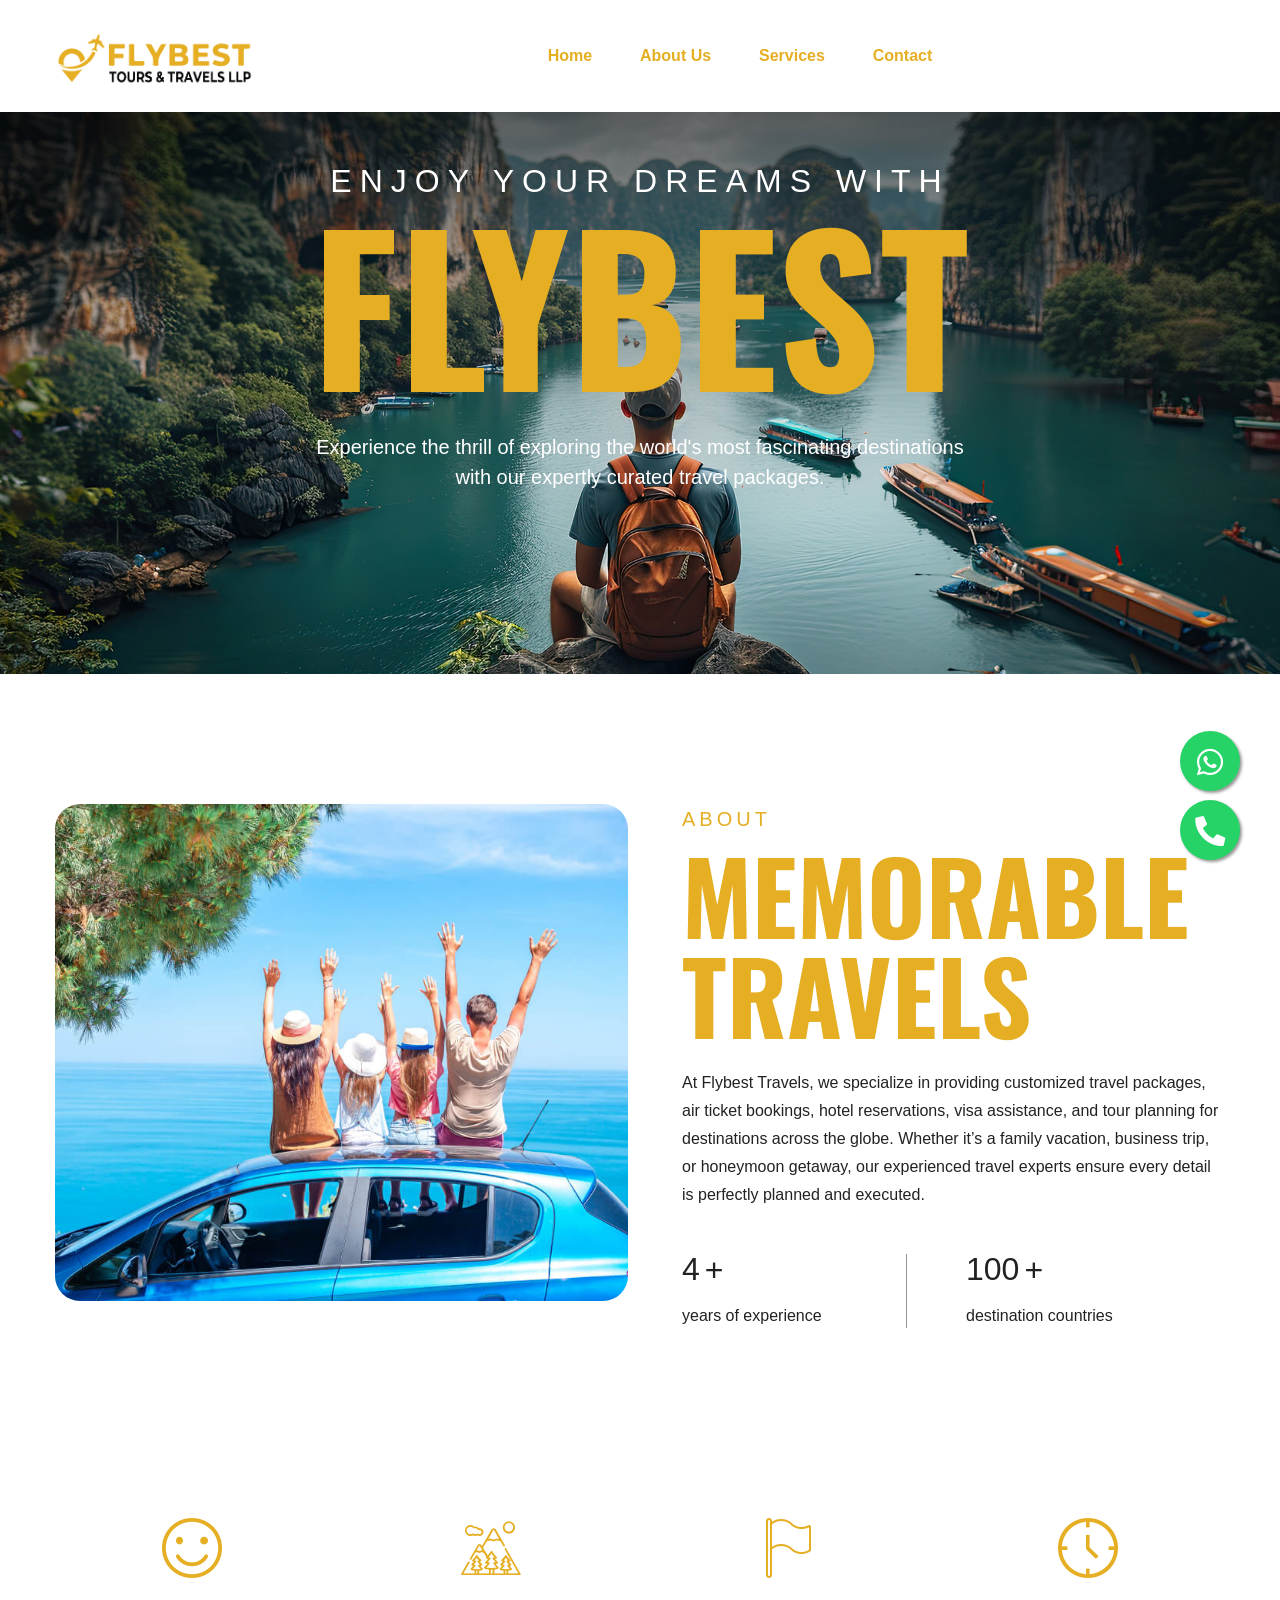
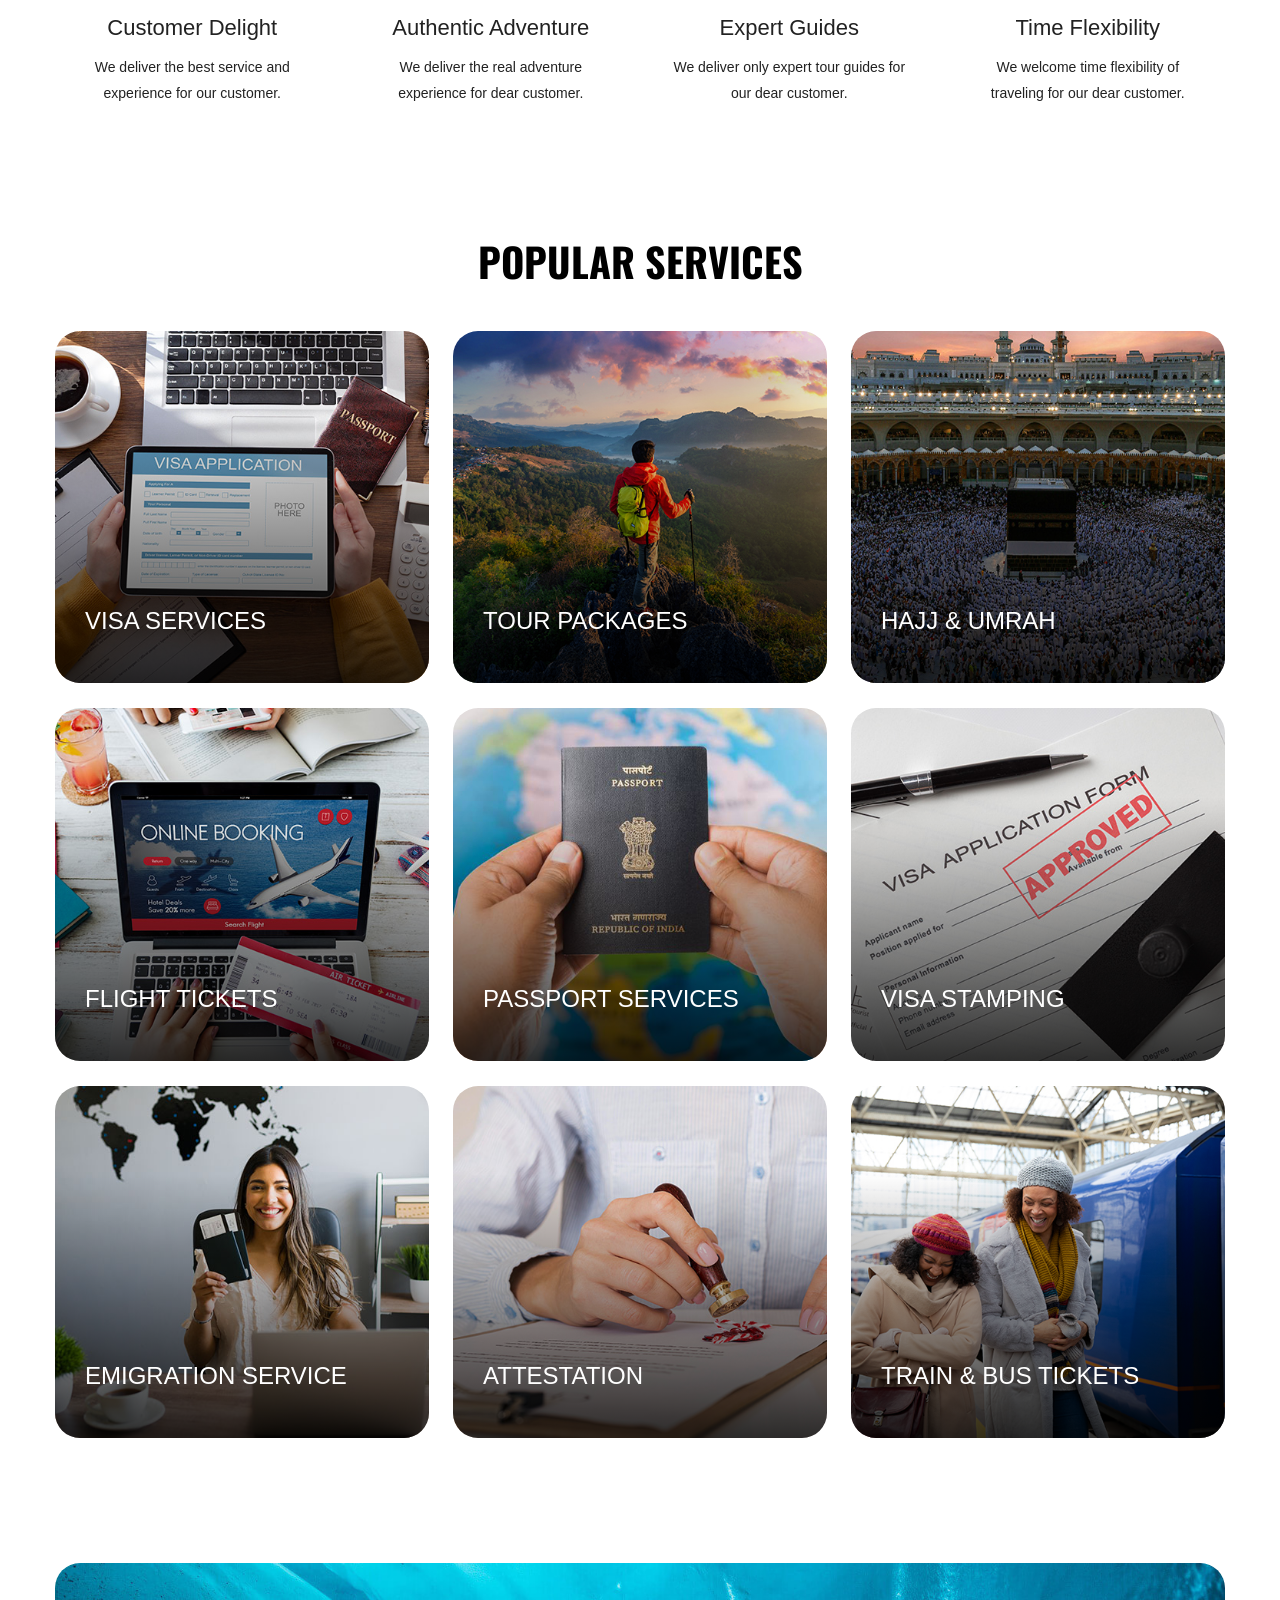
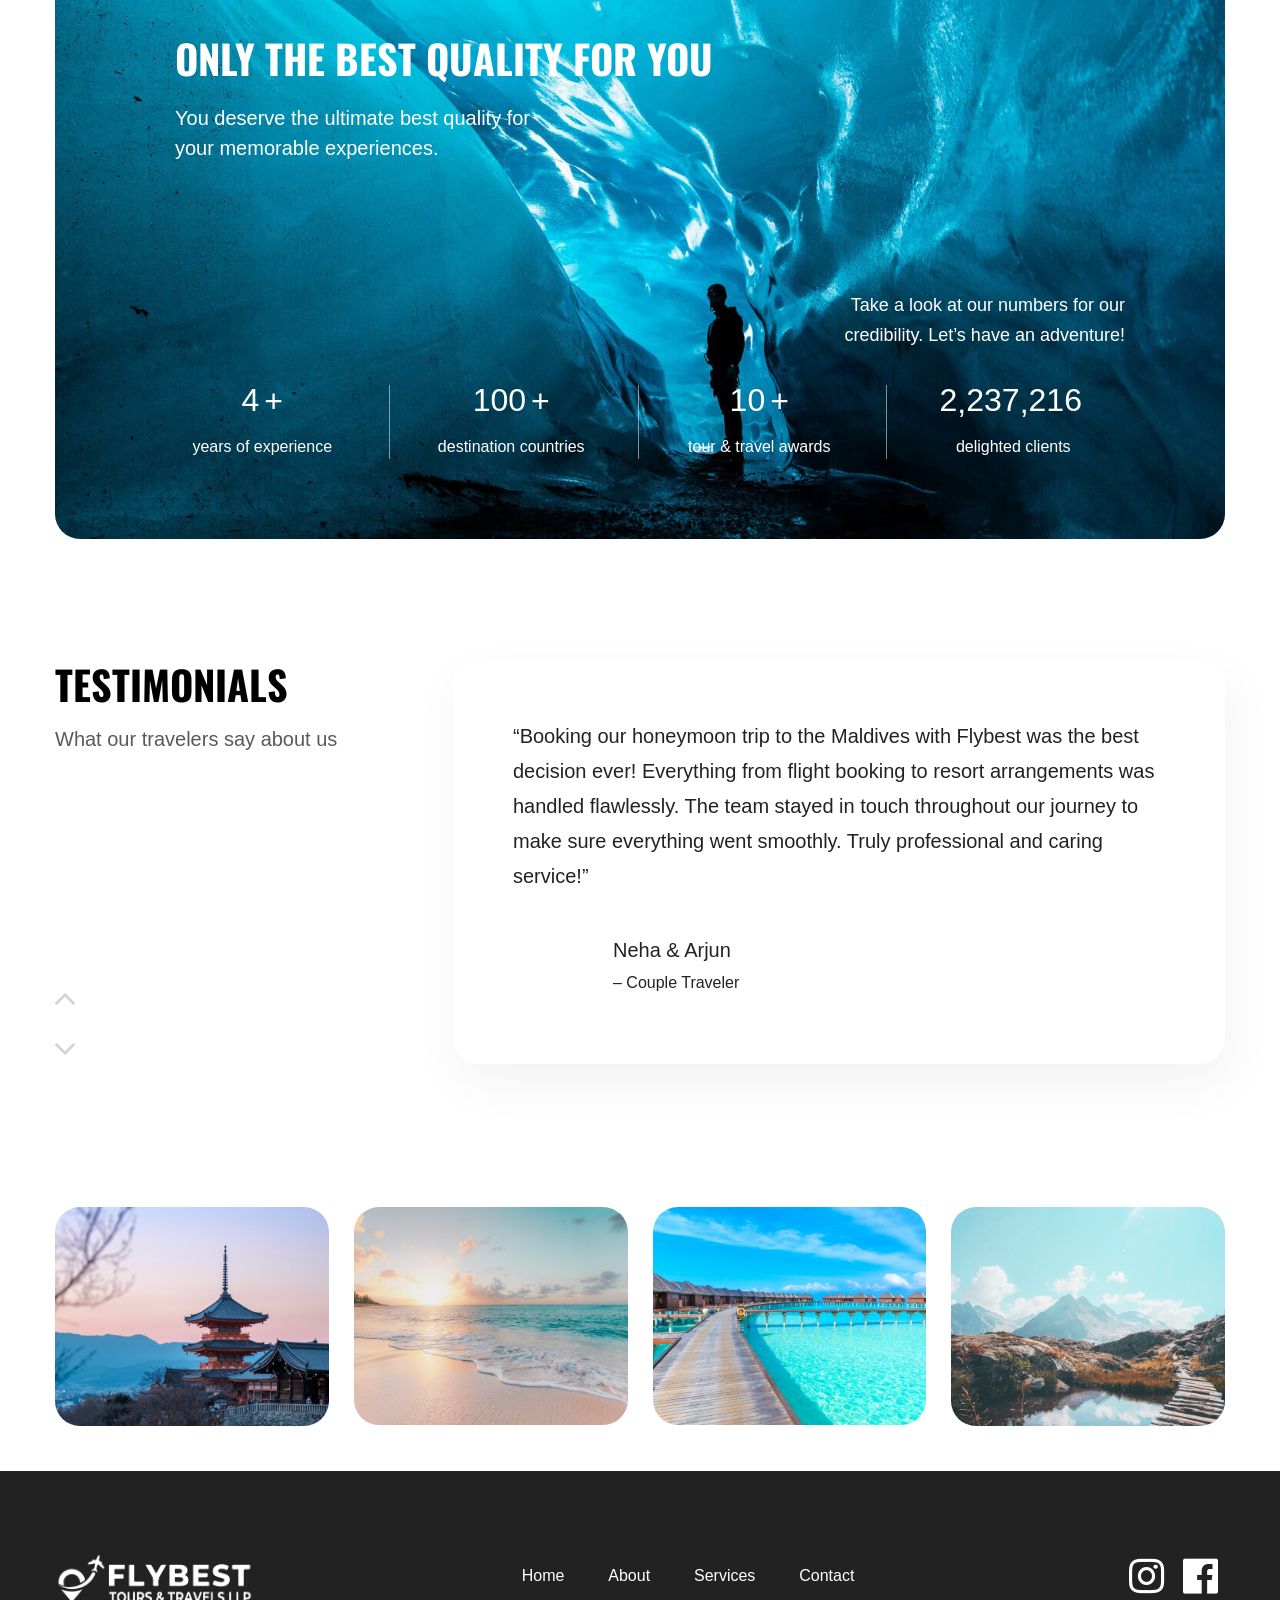
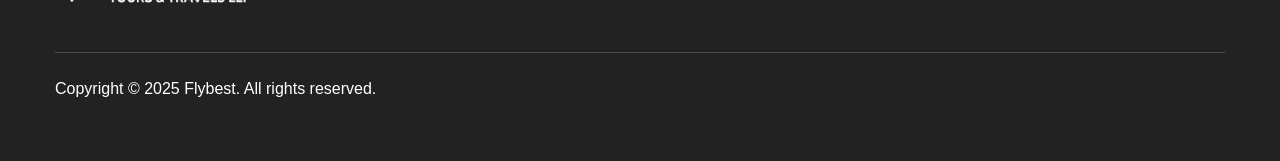
<file: index.html>
<!DOCTYPE html>
<html>

	<head>
		<meta charset="utf-8">
		<!-- Responsive -->
		<meta http-equiv="X-UA-Compatible" content="IE=edge">
		<meta name="viewport"
			content="width=device-width, initial-scale=1.0, maximum-scale=1.0, user-scalable=0">

		<link rel="shortcut icon" href="images/favicon.png" type="image/x-icon">
		<!-- <link rel="icon" href="images/favicon.png" type="image/x-icon"> -->

		<title>Flybest</title>

		<!-- Stylesheet  -->
		<link href="css/style.css" rel="stylesheet">

		<style>
        .float {
            position: fixed;
            width: 60px;
            height: 60px;
            bottom: 40px;
            right: 40px;
            background-color: #25d366;
            color: #FFF;
            border-radius: 50px;
            text-align: center;
            font-size: 30px;
            box-shadow: 2px 2px 3px #999;
            z-index: 100;
        }

        .my-float {
            margin-top: 16px;
        }

        .float1 {
            position: fixed;
            width: 60px;
            height: 60px;
            bottom: 109px;
            right: 40px;
            background-color: #25d366;
            color: #FFF;
            border-radius: 50px;
            text-align: center;
            font-size: 30px;
            box-shadow: 2px 2px 3px #999;
            z-index: 100;
        }

        .my-float1 {
            margin-top: 16px;
			transform: rotate(90deg);
        }

   
    </style>
	</head>

	<body>

	<a href="https://wa.me/919544550747?text=Hai" class="float1" target="_blank" rel="noopener noreferrer">
  <i class="fab fa-whatsapp my-float"></i>
</a>

		<a href="tel:919544550747" class="float" target="_blank">
			<i class="fa fa-phone my-float1"></i>
		</a>
		<div class="page-wrapper">

			<!-- Preloader -->
			<div style="background-color:#e5ae23" class="loader-wrap">
				<div  class="preloader">
					<div style="background-color:#e5ae23" class="preloader-close"><span
							class="fa fa-times fw-normal"></span></div>
					<div style="background-color:#e5ae23" id="handle-preloader" class="handle-preloader">
						<div class="animation-preloader">
							<div class="spinner"></div>
							<!-- <div class="txt-loading">
						<span data-text-preloader="V" class="letters-loading">
							V
						</span>
						<span data-text-preloader="A" class="letters-loading">
							A
						</span>
						<span data-text-preloader="C" class="letters-loading">
							C
						</span>
						<span data-text-preloader="A" class="letters-loading">
							A
						</span>
						<span data-text-preloader="S" class="letters-loading">
							S
						</span>
						<span data-text-preloader="K" class="letters-loading">
							K
						</span>
						<span data-text-preloader="Y" class="letters-loading">
							Y
						</span>
					</div> -->
						</div>
					</div>
				</div>
			</div>
			<!-- End Preloader -->

			<!-- Main Header -->
			<header class="header header_style_one">
				<div style="background-color:white" class="middle_bar">
					<div class="auto-container">
						<div
							class="middle_bar_inner d-flex align-items-center justify-content-center justify-content-between gap-4 flex-wrap">
							<!-- Logo -->
							<div class="logo">
								<a href="index.html" class="logo_default"><img style="width: 200px;"
										src="images/logo.png" alt="img"></a>
								<a href="index.html" class="logo_sticky"><img style="width: 200px;"
										src="images/logo.png" alt="img"></a>
							</div>
							<div class="mainnav d-none d-lg-block">

								<ul class="main_menu">

									<li class="menu-item"><a style="color: #e5ae23;font-weight:bold"
											href="index.html">Home</a></li>
									<li class="menu-item"><a style="color: #e5ae23;font-weight:bold" href="about.html">About
											us</a></li>
									<li class="menu-item"><a style="color: #e5ae23;font-weight:bold"
											href="index.html#services">Services</a></li>
									<li class="menu-item"><a style="color: #e5ae23;font-weight:bold"
											href="contact.html">Contact</a></li>

								</ul>
							</div>

							<div class="other_elements_wrapper d-flex align-items-center gap-4">
								<!-- Button Box -->

								<!-- Mobile Menu Toggle Button -->
								<div  class="mr_menu_toggle d-lg-none">
									<span   class="toggle_line"></span>
									<span   class="toggle_line"></span>
									<span   class="toggle_line"></span>
								</div>

							</div>
						</div>
					</div>
				</div>
			</header>

			<!-- Sticky/Fixed Nav -->
			<div style="color: white;"  class="fixed_menu w-100">
				<header class="header header_style_one"></header>
			</div>

			<!-- Mobile Responsive Menu -->
			<div class="mr_menu d-lg-none">

				<button type="button" class="mr_menu_close"><i
						class="fa fa-times"></i></button>
				<div class="logo"></div>
				<!-- Keep this div empty. Logo will come here by JavaScript -->
				<div class="mr_navmenu"></div>
				<!-- Keep this div empty. Menu will come here by JavaScript -->
			</div>
			<!-- End Main Header -->

			<!-- Banner One -->
			<section class="banner-one">
				<div class="banner-one_image-layer"
					style="background-image: url(images/main-slider/1.jpg)"></div>
				<div class="auto-container">
					<!-- Content Column -->
					<div class="banner-one_content">
						<div class="banner-one_content-inner">
							<div class="banner-one_title">
								Enjoy your Dreams with
							</div>
							<h3 style="color: #e5ae23;" class="banner-one_heading">Flybest</h3>
							<div class="banner-one_text">Experience the thrill of exploring the
								world's most fascinating destinations <br> with our expertly curated
								travel packages.
								
							</div>
							<!-- Form Box -->

							<!-- Clients Box -->
							<!-- <div class="clients-box">
						
						<ul class="sponsors-carousel owl-carousel owl-theme">
							<li class="slide-item"><figure class="client-one_image-box"><a href="#"><img src="images/clients/1.png" alt=""></a></figure></li>
							<li class="slide-item"><figure class="client-one_image-box"><a href="#"><img src="images/clients/2.png" alt=""></a></figure></li>
							<li class="slide-item"><figure class="client-one_image-box"><a href="#"><img src="images/clients/3.png" alt=""></a></figure></li>
							<li class="slide-item"><figure class="client-one_image-box"><a href="#"><img src="images/clients/4.png" alt=""></a></figure></li>
							<li class="slide-item"><figure class="client-one_image-box"><a href="#"><img src="images/clients/5.png" alt=""></a></figure></li>
							<li class="slide-item"><figure class="client-one_image-box"><a href="#"><img src="images/clients/1.png" alt=""></a></figure></li>
							<li class="slide-item"><figure class="client-one_image-box"><a href="#"><img src="images/clients/2.png" alt=""></a></figure></li>
							<li class="slide-item"><figure class="client-one_image-box"><a href="#"><img src="images/clients/3.png" alt=""></a></figure></li>
						</ul>-->
					</div> 
					<br>
								<br><br>
								<br>
					<br>

						</div>
					</div>
				</div>
			</section>
			<!-- End Banner One -->
	<!-- Tour Detail -->
	<!-- About One -->
	<section class="about-one">
		<div class="auto-container">
			<div class="row clearfix">
				<!-- Image Column -->
				<div class="about-one_image-column col-lg-6 col-md-12 col-sm-12">
					<div class="about-one_image">
						<img src="images/resource/about.jpg" alt="" />
					</div>
				</div>
				<!-- Content Column -->
				<div class="about-one_content-column col-lg-6 col-md-12 col-sm-12">
					<div class="about-one_content">
						<div class="sec-title_three">
							<div class="sec-title_three-title">about</div>
							<h1 class="sec-title_three-heading">MEMORABLE travels</h1>
							<div class="sec-title_three-text">At Flybest Travels, we specialize in providing customized travel packages, air ticket bookings, hotel reservations, visa assistance, and tour planning for destinations across the globe. Whether it’s a family vacation, business trip, or honeymoon getaway, our experienced travel experts ensure every detail is perfectly planned and executed.
							</div>
						</div>
						<div class="row clearfix">

							<!-- Counter Column -->
							<div class="counter-one_block col-lg-6 col-md-6 col-sm-6">
								<div class="counter-one_block-inner wow flipInX" data-wow-delay="0ms" data-wow-duration="1500ms">
									<div class="counter-one_counter"><span class="odometer" data-count="4"></span>+</div>
									<div class="counter-one_counter-text">years of experience</div>
								</div>
							</div>
			
							<!-- Counter Column -->
							<div class="counter-one_block col-lg-6 col-md-6 col-sm-6">
								<div class="counter-one_block-inner wow flipInX" data-wow-delay="150ms" data-wow-duration="1500ms">
									<div class="counter-one_counter"><span class="odometer" data-count="100"></span>+</div>
									<div class="counter-one_counter-text">destination countries</div>
								</div>
							</div>
							
						</div>
					</div>
				</div>
			</div>
		</div>
	</section>
	<!-- End About One -->

	<!-- End Tour Detail -->
			
	<section class="value-one">
		<div class="auto-container">
			<!-- Sec Title -->
			<div class="row clearfix">

				<!-- Value Block One -->
				<div class="value-block_one col-lg-3 col-md-6 col-sm-12">
					<div class="value-block_one-inner wow fadeInLeft" data-wow-delay="0ms" data-wow-duration="1500ms">
						<div class="value-block_one-icon flaticon-smile-1"></div>
						<h5 class="value-block_one-title">Customer Delight</h5>
						<div class="value-block_one-text">We deliver the best service and experience for our customer.</div>
					</div>
				</div>

				<!-- Value Block One -->
				<div class="value-block_one col-lg-3 col-md-6 col-sm-12">
					<div class="value-block_one-inner wow fadeInLeft" data-wow-delay="150ms" data-wow-duration="1500ms">
						<div class="value-block_one-icon flaticon-mountain"></div>
						<h5 class="value-block_one-title">Authentic Adventure</h5>
						<div class="value-block_one-text">We deliver the real adventure experience for dear customer.</div>
					</div>
				</div>

				<!-- Value Block One -->
				<div class="value-block_one col-lg-3 col-md-6 col-sm-12">
					<div class="value-block_one-inner wow fadeInLeft" data-wow-delay="300ms" data-wow-duration="1500ms">
						<div class="value-block_one-icon flaticon-flags"></div>
						<h5 class="value-block_one-title">Expert Guides</h5>
						<div class="value-block_one-text">We deliver only expert tour guides for our dear customer.</div>
					</div>
				</div>

				<!-- Value Block One -->
				<div class="value-block_one col-lg-3 col-md-6 col-sm-12">
					<div class="value-block_one-inner wow fadeInLeft" data-wow-delay="450ms" data-wow-duration="1500ms">
						<div class="value-block_one-icon flaticon-clock"></div>
						<h5 class="value-block_one-title">Time Flexibility</h5>
						<div class="value-block_one-text">We welcome time flexibility of traveling for our dear customer.</div>
					</div>
				</div>

			</div>
		</div>
	</section>
	<!-- End Value One -->



<!-- Package Two -->
	<section id="services" class="package-two">
		<div class="auto-container">
			<div class="sec-title centered">
				<h2 class="sec-title_heading">POPULAR SERVICES</h2>
			</div>
			<div class="row clearfix">


				<!-- Gallery Block Two -->
				<div class="gallery-block_two col-lg-4 col-md-6 col-sm-12">
					<div class="gallery-block_two-inner">
						<div class="gallery-block_two-image">
							<img src="images/gallery/visa.jpg" alt="" />
							<div class="overlay-box_two">
								<div class="overlay-box_two-inner">
									<h4><a href="#">VISA SERVICES</a></h4>
							
								</div>
							</div>
							<div class="overlay-box">
								<div class="overlay-content">
									<h3 class="gallery-block_two-title"><a href="#">VISA SERVICES</a></h3>
								
								</div>
							</div>
						</div>
					</div>
				</div>
				<div class="gallery-block_two col-lg-4 col-md-6 col-sm-12">
					<div class="gallery-block_two-inner">
						<div class="gallery-block_two-image">
							<img src="images/gallery/tour.jpg" alt="" />
							<div class="overlay-box_two">
								<div class="overlay-box_two-inner">
									<h4><a href="#">TOUR PACKAGES</a></h4>
							
								</div>
							</div>
							<div class="overlay-box">
								<div class="overlay-content">
									<h3 class="gallery-block_two-title"><a href="#">TOUR PACKAGES</a></h3>
								
								</div>
							</div>
						</div>
					</div>
				</div>

					<div class="gallery-block_two col-lg-4 col-md-6 col-sm-12">
					<div class="gallery-block_two-inner">
						<div class="gallery-block_two-image">
							<img src="images/gallery/umra.jpg" alt="" />
							<div class="overlay-box_two">
								<div class="overlay-box_two-inner">
									<h4><a href="#">HAJJ & UMRAH</a></h4>
							
								</div>
							</div>
							<div class="overlay-box">
								<div class="overlay-content">
									<h3 class="gallery-block_two-title"><a href="#">HAJJ & UMRAH</a></h3>
								
								</div>
							</div>
						</div>
					</div>
				</div>

					<div class="gallery-block_two col-lg-4 col-md-6 col-sm-12">
					<div class="gallery-block_two-inner">
						<div class="gallery-block_two-image">
							<img src="images/gallery/flight.jpg" alt="" />
							<div class="overlay-box_two">
								<div class="overlay-box_two-inner">
									<h4><a href="#">FLIGHT TICKETS</a></h4>
							
								</div>
							</div>
							<div class="overlay-box">
								<div class="overlay-content">
									<h3 class="gallery-block_two-title"><a href="#">FLIGHT TICKETS</a></h3>
								
								</div>
							</div>
						</div>
					</div>
				</div>


					<div class="gallery-block_two col-lg-4 col-md-6 col-sm-12">
					<div class="gallery-block_two-inner">
						<div class="gallery-block_two-image">
							<img src="images/gallery/passport.jpg" alt="" />
							<div class="overlay-box_two">
								<div class="overlay-box_two-inner">
									<h4><a href="#">PASSPORT SERVICES</a></h4>
							
								</div>
							</div>
							<div class="overlay-box">
								<div class="overlay-content">
									<h3 class="gallery-block_two-title"><a href="#">PASSPORT SERVICES</a></h3>
								
								</div>
							</div>
						</div>
					</div>
				</div>

					<div class="gallery-block_two col-lg-4 col-md-6 col-sm-12">
					<div class="gallery-block_two-inner">
						<div class="gallery-block_two-image">
							<img src="images/gallery/visa stamp.jpg" alt="" />
							<div class="overlay-box_two">
								<div class="overlay-box_two-inner">
									<h4><a href="#">VISA STAMPING</a></h4>
							
								</div>
							</div>
							<div class="overlay-box">
								<div class="overlay-content">
									<h3 class="gallery-block_two-title"><a href="#">VISA STAMPING</a></h3>
								
								</div>
							</div>
						</div>
					</div>
				</div>

					<div class="gallery-block_two col-lg-4 col-md-6 col-sm-12">
					<div class="gallery-block_two-inner">
						<div class="gallery-block_two-image">
							<img src="images/gallery/emmi.jpg" alt="" />
							<div class="overlay-box_two">
								<div class="overlay-box_two-inner">
									<h4><a href="#">EMIGRATION SERVICE</a></h4>
							
								</div>
							</div>
							<div class="overlay-box">
								<div class="overlay-content">
									<h3 class="gallery-block_two-title"><a href="#">EMIGRATION SERVICE</a></h3>
								
								</div>
							</div>
						</div>
					</div>
				</div>


					<div class="gallery-block_two col-lg-4 col-md-6 col-sm-12">
					<div class="gallery-block_two-inner">
						<div class="gallery-block_two-image">
							<img src="images/gallery/attest.jpg" alt="" />
							<div class="overlay-box_two">
								<div class="overlay-box_two-inner">
									<h4><a href="#">ATTESTATION</a></h4>
							
								</div>
							</div>
							<div class="overlay-box">
								<div class="overlay-content">
									<h3 class="gallery-block_two-title"><a href="#">ATTESTATION</a></h3>
								
								</div>
							</div>
						</div>
					</div>
				</div>


					<div class="gallery-block_two col-lg-4 col-md-6 col-sm-12">
					<div class="gallery-block_two-inner">
						<div class="gallery-block_two-image">
							<img src="images/gallery/train.jpg" alt="" />
							<div class="overlay-box_two">
								<div class="overlay-box_two-inner">
									<h4><a href="#">TRAIN & BUS TICKETS</a></h4>
							
								</div>
							</div>
							<div class="overlay-box">
								<div class="overlay-content">
									<h3 class="gallery-block_two-title"><a href="#">TRAIN & BUS TICKETS</a></h3>
								
								</div>
							</div>
						</div>
					</div>
				</div>




			
			</div>

			<!-- <div class="lower-box text-center">
				<a class="package-two_more" href="#">See More Packages</a>
			</div> -->

		</div>
	</section>
	<!-- End Package Two -->

			
	<!-- News Three -->
	<!-- <section id="services" class="news-three">
		<div class="auto-container">
	
			<div class="sec-title_three">
				<div class="d-flex align-items-center justify-content-between flex-wrap">
					<div class="title-content">
						<br>
						<div class="sec-title_three-title">We with u</div>
						<h3 class="sec-title_three-heading">Our Services </h3>
					</div>
		
				</div>
			</div>
			<div class="row clearfix">

				<div class="news-block_three col-lg-6 col-md-12 col-sm-12">
					<div class="news-block_three-inner">
						<div class="news-block_three-image">
							<a href=""><img src="images/resource/news-7.jpg" alt="" /></a>
							<div class="news-block_three-overlay">
						
								<h3 class="news-block_three-heading"><a href="">Packages</a></h3>
								<br>
								<p style="color: white;">Flybest is a travel
												company dedicated to offering diverse and exciting travel packages
												that cater to various interests and preferences. </p>
								
							</div>
						</div>
					</div>
				</div>

				<div class="news-block_three col-lg-6 col-md-12 col-sm-12">
					<div class="news-block_three-inner">
						<div class="news-block_three-image">
							<a href=""><img src="images/resource/rooms.jpg" alt="" /></a>
							<div class="news-block_three-overlay">
						
								<h3 class="news-block_three-heading"><a href="">Rooms Facility</a></h3>
								<br>
								<p style="color: white;">Flybest ensures that your
												stay is comfortable and enjoyable by providing top-notch room
												facilities across all our travel packages. </p>
								
							</div>
						</div>
					</div>
				</div>

				<div class="news-block_three col-lg-6 col-md-12 col-sm-12">
					<div class="news-block_three-inner">
						<div class="news-block_three-image">
							<a href="#"><img src="images/resource/site.jpg" alt="" /></a>
							<div class="news-block_three-overlay">
							
								<h3 class="news-block_three-heading"><a href="#">SightSeeing</a></h3>
								<br>
								<p style="color: white;">Flybest is dedicated to
												enhancing your travel experience with exceptional sightseeing
												services. Our tailored tours and excursions ensure that you make the
												most of your destination, exploring its key attractions and hidden
												gems. </p>
								
							</div>
						</div>
					</div>
				</div>

				<div class="news-block_three col-lg-6 col-md-12 col-sm-12">
					<div class="news-block_three-inner">
						<div class="news-block_three-image">
							<a href="#"><img src="images/resource/bus.jpg" alt="" /></a>
							<div class="news-block_three-overlay">
								
								<h3 class="news-block_three-heading"><a href="#">Bus Services</a></h3>
								<br>
								<p style="color: white;">Flybest provides reliable
												and comfortable bus services to enhance your travel experience. Our
												bus services are designed to offer convenience, safety, and a
												seamless travel experience across various destinations. </p>
								
							</div>
						</div>
					</div>
				</div>




			</div>
		</div>
	</section> -->
	<!-- End News Three -->

			<!-- Package Two -->
			<!-- <section id="services" class="package-two">
				<div class="auto-container">
					<div class="sec-title centered">
						<br>
						<h2 class="sec-title_heading">OUR SERVICES</h2>
					</div>
					<div style="justify-content: center;" class="row clearfix">

					
						<div class="gallery-block_two col-lg-4 col-md-6 col-sm-12">
							<div class="gallery-block_two-inner">
								<div class="gallery-block_two-image">
									<img src="images/gallery/22.jpg" alt />
									<div class="overlay-box_two">
										<div class="overlay-box_two-inner">
											<h4><a href="destination-details.html">Packages</a></h4>
											<div
												class="d-flex align-items-center flex-wrap justify-content-center">

											</div>
											<div class="gallery-block_two-text-two">Flybest is a travel
												company dedicated to offering diverse and exciting travel packages
												that cater to various interests and preferences. </div>
										</div>
									</div>
									<div class="overlay-box">
										<div class="overlay-content">
											<h3 class="gallery-block_two-title"><a href>Packages</a></h3>

										</div>
									</div>
								</div>
							</div>
						</div>

					
						<div class="gallery-block_two col-lg-4 col-md-6 col-sm-12">
							<div class="gallery-block_two-inner">
								<div class="gallery-block_two-image">
									<img src="images/gallery/23.jpg" alt />
									<div class="overlay-box_two">
										<div class="overlay-box_two-inner">
											<h4><a href="destination-details.html">Rooms Facility</a></h4>

											<div class="gallery-block_two-text-two">Flybest ensures that your
												stay is comfortable and enjoyable by providing top-notch room
												facilities across all our travel packages.</div>
										</div>
									</div>
									<div class="overlay-box">
										<div class="overlay-content">
											<h3 class="gallery-block_two-title"><a
													href>Rooms Facility</a></h3>

										</div>
									</div>
								</div>
							</div>
						</div>

						<div class="gallery-block_two col-lg-4 col-md-6 col-sm-12">
							<div class="gallery-block_two-inner">
								<div class="gallery-block_two-image">
									<img src="images/gallery/24.jpg" alt />
									<div class="overlay-box_two">
										<div class="overlay-box_two-inner">
											<h4><a href="destination-details.html">SightSeeing</a></h4>

											<div class="gallery-block_two-text-two">Flybest is dedicated to
												enhancing your travel experience with exceptional sightseeing
												services. Our tailored tours and excursions ensure that you make the
												most of your destination, exploring its key attractions and hidden
												gems.</div>
										</div>
									</div>
									<div class="overlay-box">
										<div class="overlay-content">
											<h3 class="gallery-block_two-title"><a
													href="#">SightSeeing</a></h3>

										</div>
									</div>
								</div>
							</div>
						</div>

						<div class="gallery-block_two col-lg-4 col-md-6 col-sm-12">
							<div class="gallery-block_two-inner">
								<div class="gallery-block_two-image">
									<img src="images/gallery/24b.jpg" alt />
									<div class="overlay-box_two">
										<div class="overlay-box_two-inner">
											<h4><a href="destination-details.html">Bus Services</a></h4>

											<div class="gallery-block_two-text-two">Flybest provides reliable
												and comfortable bus services to enhance your travel experience. Our
												bus services are designed to offer convenience, safety, and a
												seamless travel experience across various destinations.</div>
										</div>
									</div>
									<div class="overlay-box">
										<div class="overlay-content">
											<h3 class="gallery-block_two-title"><a
													href="#">Bus Services</a></h3>

										</div>
									</div>
								</div>
							</div>
						</div>

					</div>

			
				</div>
			</section> -->
			<!-- End Package Two -->


			<!-- Counter One -->
			<section class="counter-one">
				<div class="auto-container">
					<div class="inner-container">
						<div class="counter-image">
							<img src="images/resource/counter.jpg" alt />
							<div class="counter-one_content">
								<h2 class="counter-one_title">ONLY THE BEST QUALITY FOR YOU</h2>
								<div class="counter-one_text">You deserve the ultimate best quality for
									your memorable experiences.</div>
							</div>
							<div class="counter-one_lower-content">
								<div class="counter-text_two">Take a look at our numbers for our <br>
									credibility. Let’s have an adventure!</div>
								<div class="row clearfix">

									<!-- Counter Column -->
									<div class="counter-one_block col-lg-3 col-md-6 col-sm-6">
										<div class="counter-one_block-inner wow flipInX" data-wow-delay="0ms"
											data-wow-duration="1500ms">
											<div class="counter-one_counter"><span class="odometer"
													data-count="4"></span>+</div>
											<div class="counter-one_counter-text">years of experience</div>
										</div>
									</div>

									<!-- Counter Column -->
									<div class="counter-one_block col-lg-3 col-md-6 col-sm-6">
										<div class="counter-one_block-inner wow flipInX"
											data-wow-delay="150ms" data-wow-duration="1500ms">
											<div class="counter-one_counter"><span class="odometer"
													data-count="100"></span>+</div>
											<div class="counter-one_counter-text">destination countries</div>
										</div>
									</div>

									<!-- Counter Column -->
									<div class="counter-one_block col-lg-3 col-md-6 col-sm-6">
										<div class="counter-one_block-inner wow flipInX"
											data-wow-delay="300ms" data-wow-duration="1500ms">
											<div class="counter-one_counter"><span class="odometer"
													data-count="10"></span>+</div>
											<div class="counter-one_counter-text">tour & travel awards</div>
										</div>
									</div>

									<!-- Counter Column -->
									<div class="counter-one_block col-lg-3 col-md-6 col-sm-6">
										<div class="counter-one_block-inner wow flipInX"
											data-wow-delay="450ms" data-wow-duration="1500ms">
											<div class="counter-one_counter"><span class="odometer"
													data-count="2237216"></span></div>
											<div class="counter-one_counter-text">delighted clients</div>
										</div>
									</div>

								</div>
							</div>
						</div>
					</div>
				</div>
			</section>
			<!-- End Counter One -->

			<!-- Testimonial One -->
			<section class="testimonial-one">
	<div class="auto-container">
		<div class="row clearfix">

			<!-- Testimonial One Title Column -->
			<div class="testimonial-one_title-column col-lg-4 col-md-12 col-sm-12">
				<div class="testimonial-one_title-inner">
					<!-- Sec Title -->
					<div class="sec-title">
						<h2 class="sec-title_heading">TESTIMONIALS</h2>
						<div class="sec-title-text">What our travelers say about us</div>
					</div>
				</div>
			</div>

			<!-- Testimonial One Carousel Column -->
			<div class="testimonial-one_carousel-column col-lg-8 col-md-12 col-sm-12">
				<div class="testimonial-one_carousel-inner">
					<div class="testimonial-carousel owl-carousel owl-theme">

						<!-- Testimonial Block One -->
						<div class="testimonial-block_one">
							<div class="testimonial-block_one-inner">
								<div class="testimonial-block_one-text">
									“Booking our honeymoon trip to the Maldives with Flybest was the best decision ever! 
									Everything from flight booking to resort arrangements was handled flawlessly. 
									The team stayed in touch throughout our journey to make sure everything went smoothly. 
									Truly professional and caring service!”
								</div>
								<div class="testimonial-block_one-author">
									Neha & Arjun
									<span> – Couple Traveler</span>
								</div>
							</div>
						</div>

						<!-- Testimonial Block Two -->
						<div class="testimonial-block_one">
							<div class="testimonial-block_one-inner">
								<div class="testimonial-block_one-text">
									“I booked a family vacation to Dubai through Flybest, and it was such a wonderful experience. 
									They arranged everything — from our stay and sightseeing to desert safari and transfers. 
									My kids loved every moment! Highly recommended for stress-free travel planning.”
								</div>
								<div class="testimonial-block_one-author">
									Anil Kumar
									<span> – Family Trip</span>
								</div>
							</div>
						</div>

						<!-- Testimonial Block Three -->
						<div class="testimonial-block_one">
							<div class="testimonial-block_one-inner">
								<div class="testimonial-block_one-text">
									“I recently joined a group tour to Thailand organized by Flybest. 
									The itinerary was well-planned, the hotel choices were great, and the tour guide was very friendly. 
									I met amazing people and enjoyed every bit of the trip. Looking forward to my next journey with Flybest!”
								</div>
								<div class="testimonial-block_one-author">
									Sandra M
									<span> – Group Tour</span>
								</div>
							</div>
						</div>

						<!-- Testimonial Block Four -->
						<div class="testimonial-block_one">
							<div class="testimonial-block_one-inner">
								<div class="testimonial-block_one-text">
									“Flybest made my solo trip to Bali so comfortable and easy. 
									From visa assistance to hotel bookings and local experiences, everything was arranged perfectly. 
									I felt completely safe and supported throughout the journey. Thank you, Flybest, for an unforgettable adventure!”
								</div>
								<div class="testimonial-block_one-author">
									Suhana R
									<span> – Solo Traveler</span>
								</div>
							</div>
						</div>

					</div>
				</div>
			</div>

		</div>
	</div>
</section>

			<!-- End Testimonial One -->
	<!-- Gallery Four -->

	<!-- End Gallery Four -->
			<!-- Video One -->
	
			<!-- End Video One -->

			<!-- Achivements One -->

			<!-- End Achivements One -->

			<!-- CTA One -->
			<!-- <section class="cta-one"
				style="background-image: url(images/background/2.jpg)">
				<div class="auto-container">
				
					<div class="cta-one_title-box">
						<h1 class="cta-one_heading">start your adventure</h1>
						<div class="cta-one_text">Embark on an unforgettable journey with Mallu
							Singh! Whether you're seeking thrilling outdoor activities, scenic
							escapades, or cultural discoveries, our adventure packages are designed
							to offer excitement and exploration at every turn. From challenging treks
							through rugged landscapes to exhilarating water sports and captivating
							wildlife safaris, our expertly crafted itineraries ensure that every
							moment is filled with adventure and wonder. Let Flybest be your guide
							to extraordinary experiences and unforgettable memories. Start your
							adventure today and discover the thrill of the unknown!</div>

					</div>
				</div>
			</section> -->
			<!-- End CTA One -->
			 <section class="gallery-four">
		<br>
		<div class="auto-container">
			<div class="image-carousel owl-carousel owl-theme">
			</div>
			<ul class="thumbs-carousel owl-carousel owl-theme">
				<li><img src="images/gallery/7.jpg" alt="" /></li>
				<li><img src="images/gallery/8.jpg" alt="" /></li>
				<li><img src="images/gallery/9.jpg" alt="" /></li>
				<li><img src="images/gallery/10.jpg" alt="" /></li>
				<li><img src="images/gallery/7.jpg" alt="" /></li>
				<li><img src="images/gallery/8.jpg" alt="" /></li>
			</ul>
		</div>
		<br>
	</section>
			 <br>

			<!-- Footer -->
			<footer class="main-footer">
				<div class="auto-container">
					<!-- Upper Box -->
					<div class="upper-box">
						<div class="d-flex align-items-center justify-content-between flex-wrap">
							<div class="footer-logo"><a href="index.html"><img style="width: 200px;"
										src="images/logof.png" alt title></a></div>
							<ul class="footer-nav">
								<li><a href="index.html">Home</a></li>
								<li><a href="index.html#about">About</a></li>
								<li><a href="index.html#services">Services</a></li>
								<!-- <li><a href="#">Blog</a></li> -->
								<li><a href="contact.html">Contact</a></li>
							</ul>
							<!-- Social Box -->
							<div class="footer-social_box">
								<a target="_blank" href="https://www.instagram.com/flybest93?utm_source=qr&igsh=Ymhzemp2cHgxYjlx" class="fab fa-instagram fa-fw"></a>
								<a href="https://www.facebook.com/share/1BFP5SndBg/?mibextid=wwXIfr" class="fab fa-facebook fa-fw"></a>
								<!-- <a href="https://twitter.com/" class="fab fa-twitter-square fa-fw"></a> -->

							</div>
						</div>
					</div>

					<div class="footer-bottom">
						<div class="d-flex align-items-center justify-content-between flex-wrap">
							<div class="copyright">Copyright &copy; 2025 Flybest. All rights
								reserved.</div>
							<!-- <ul class="footer-bottom_nav">
						<li><a href="#">Privacy policy</a></li>
						<li><a href="#">Terms & Condition</a></li>
					</ul> -->
						</div>
					</div>

				</div>
			</footer>

		</div>
		<!-- End PageWrapper -->

		<!-- Scroll To Top -->
		<!-- <div class="scroll-to-top"><span class="fas fa-arrow-up fa-fw"></span></div> -->

		<script src="js/jquery.js"></script>
		<script src="js/popper.min.js"></script>
		<script src="js/bootstrap.min.js"></script>
		<script src="js/magnific-popup.min.js"></script>
		<script src="js/appear.js"></script>
		<script src="js/parallax.min.js"></script>
		<script src="js/tilt.jquery.min.js"></script>
		<script src="js/owl.js"></script>
		<script src="js/swiper.min.js"></script>
		<script src="js/wow.js"></script>

		<script src="js/odometer.js"></script>
		<script src="js/jquery.marquee.min.js"></script>
		<script src="js/parallax-scroll.js"></script>
		<script src="js/nav-tool.js"></script>
		<script src="js/jquery-ui.js"></script>
		<script src="js/select2.min.js"></script>
		<script src="js/flatpickr.min.js"></script>
		<script src="js/price-range.js"></script>

		<script src="js/script.js"></script>

	
	</body>


	</html>
</file>
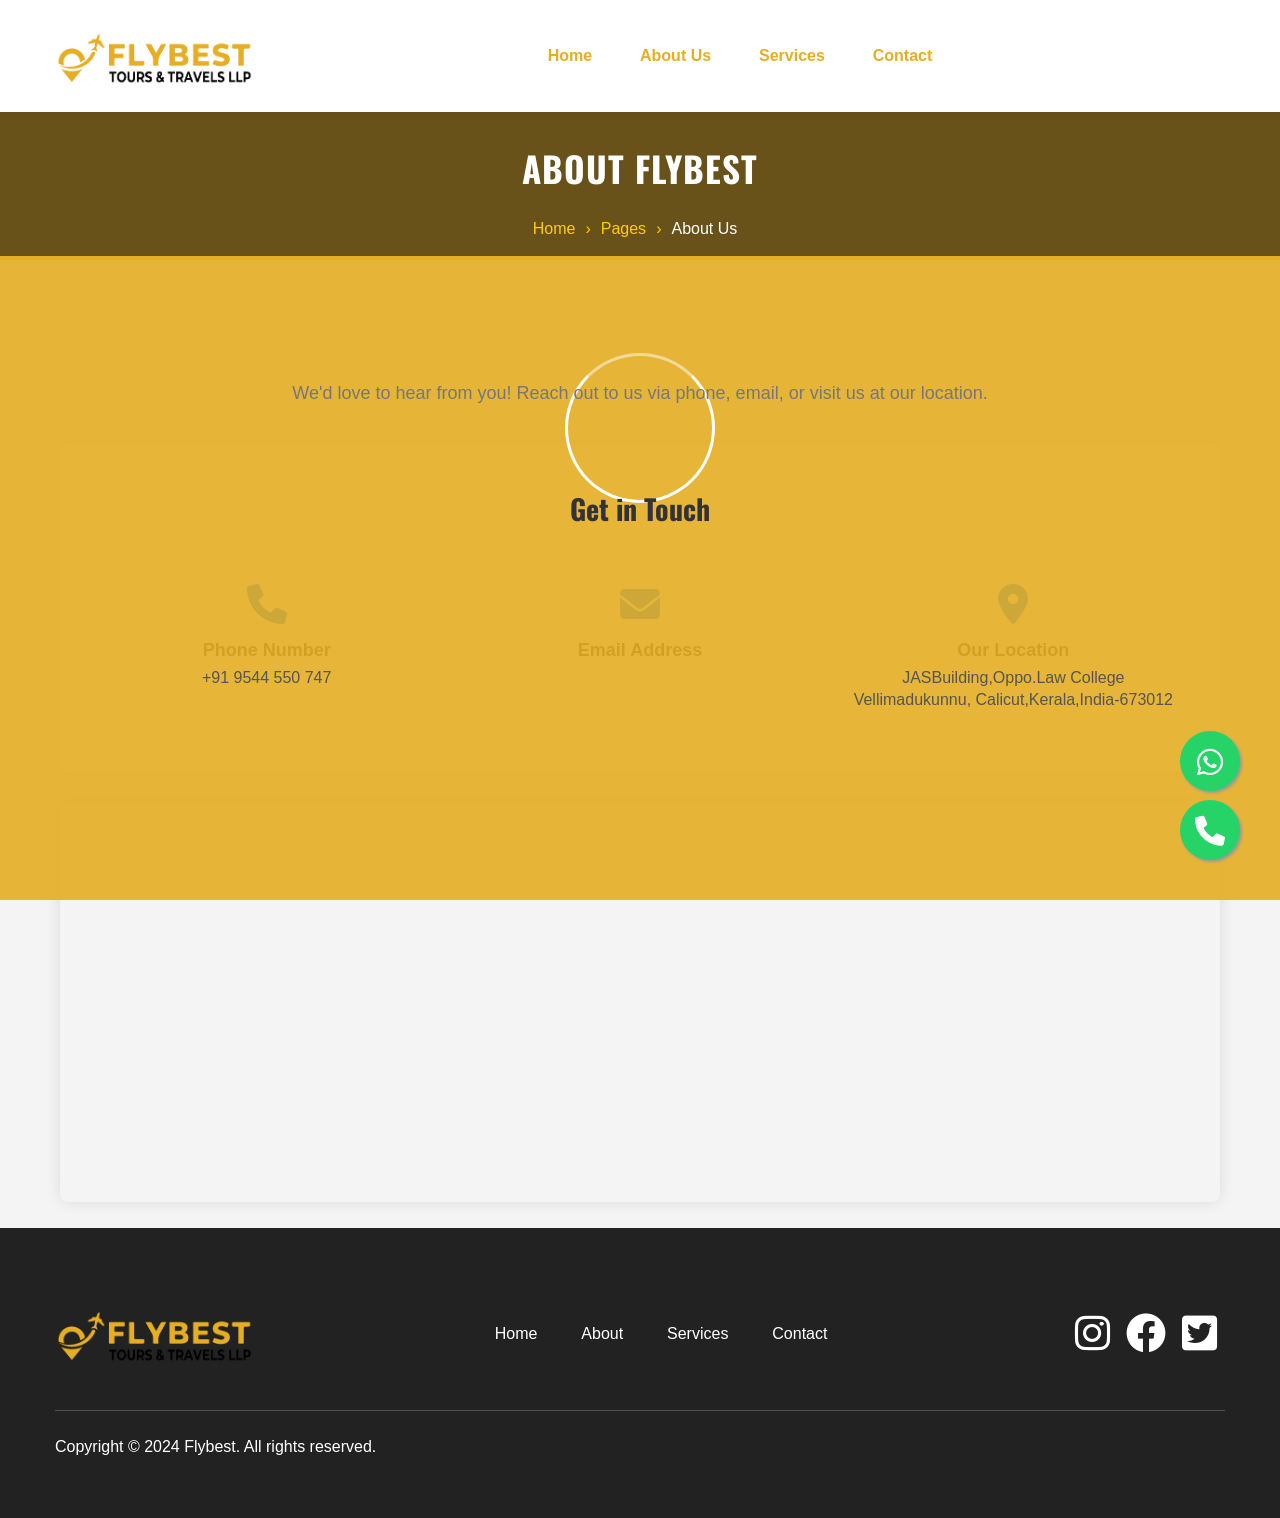
<file: contact copy.html>
<!DOCTYPE html>
<html>

	<head>
		<meta charset="utf-8">
		<!-- Responsive -->
		<meta http-equiv="X-UA-Compatible" content="IE=edge">
		<meta name="viewport"
			content="width=device-width, initial-scale=1.0, maximum-scale=1.0, user-scalable=0">

		<link rel="shortcut icon" href="images/favicon.png" type="image/x-icon">
		<!-- <link rel="icon" href="images/favicon.png" type="image/x-icon"> -->

		<title>Flybest</title>

		<!-- Stylesheet  -->
		<link href="css/style.css" rel="stylesheet">

		<style>
        .float {
            position: fixed;
            width: 60px;
            height: 60px;
            bottom: 40px;
            right: 40px;
            background-color: #25d366;
            color: #FFF;
            border-radius: 50px;
            text-align: center;
            font-size: 30px;
            box-shadow: 2px 2px 3px #999;
            z-index: 100;
        }

        .my-float {
            margin-top: 16px;
        }

        .float1 {
            position: fixed;
            width: 60px;
            height: 60px;
            bottom: 109px;
            right: 40px;
            background-color: #25d366;
            color: #FFF;
            border-radius: 50px;
            text-align: center;
            font-size: 30px;
            box-shadow: 2px 2px 3px #999;
            z-index: 100;
        }

        .my-float1 {
            margin-top: 16px;
			transform: rotate(0deg);
        }

   
    </style>
	</head>

	<body>

	<a href="https://wa.me/919544550747?text=Hai" class="float1" target="_blank" rel="noopener noreferrer">
  <i class="fab fa-whatsapp my-float"></i>
</a>

		<a href="tel:919544550747" class="float" target="_blank">
			<i class="fa fa-phone my-float1"></i>
		</a>
		<div class="page-wrapper">

			<!-- Preloader -->
			<div style="background-color:#e5ae23" class="loader-wrap">
				<div  class="preloader">
					<div style="background-color:#e5ae23" class="preloader-close"><span
							class="fa fa-times fw-normal"></span></div>
					<div style="background-color:#e5ae23" id="handle-preloader" class="handle-preloader">
						<div class="animation-preloader">
							<div class="spinner"></div>
							<!-- <div class="txt-loading">
						<span data-text-preloader="V" class="letters-loading">
							V
						</span>
						<span data-text-preloader="A" class="letters-loading">
							A
						</span>
						<span data-text-preloader="C" class="letters-loading">
							C
						</span>
						<span data-text-preloader="A" class="letters-loading">
							A
						</span>
						<span data-text-preloader="S" class="letters-loading">
							S
						</span>
						<span data-text-preloader="K" class="letters-loading">
							K
						</span>
						<span data-text-preloader="Y" class="letters-loading">
							Y
						</span>
					</div> -->
						</div>
					</div>
				</div>
			</div>
			<!-- End Preloader -->

			<!-- Main Header -->
			<header class="header header_style_one">
				<div style="background-color:white" class="middle_bar">
					<div class="auto-container">
						<div
							class="middle_bar_inner d-flex align-items-center justify-content-center justify-content-between gap-4 flex-wrap">
							<!-- Logo -->
							<div class="logo">
								<a href="index.html" class="logo_default"><img style="width: 200px;"
										src="images/logo.png" alt="img"></a>
								<a href="index.html" class="logo_sticky"><img style="width: 200px;"
										src="images/logo.png" alt="img"></a>
							</div>
							<div class="mainnav d-none d-lg-block">

								<ul class="main_menu">

									<li class="menu-item"><a style="color: #e5ae23;font-weight:bold"
											href="index.html">Home</a></li>
									<li class="menu-item"><a style="color: #e5ae23;font-weight:bold" href="about.html">About
											us</a></li>
									<li class="menu-item"><a style="color: #e5ae23;font-weight:bold"
											href="index.html#services">Services</a></li>
									<li class="menu-item"><a style="color: #e5ae23;font-weight:bold"
											href="contact.html">Contact</a></li>

								</ul>
							</div>

							<div class="other_elements_wrapper d-flex align-items-center gap-4">
								<!-- Button Box -->

								<!-- Mobile Menu Toggle Button -->
								<div  class="mr_menu_toggle d-lg-none">
									<span   class="toggle_line"></span>
									<span   class="toggle_line"></span>
									<span   class="toggle_line"></span>
								</div>

							</div>
						</div>
					</div>
				</div>
			</header>

			<!-- Sticky/Fixed Nav -->
			<div style="color: white;"  class="fixed_menu w-100">
				<header class="header header_style_one"></header>
			</div>

			<!-- Mobile Responsive Menu -->
			<div class="mr_menu d-lg-none">

				<button type="button" class="mr_menu_close"><i
						class="fa fa-times"></i></button>
				<div class="logo"></div>
				<!-- Keep this div empty. Logo will come here by JavaScript -->
				<div class="mr_navmenu"></div>
				<!-- Keep this div empty. Menu will come here by JavaScript -->
			</div>
			<!-- End Main Header -->



<section style="padding-top: 112px;" class="flybest-banner">
	
  <div class="flybest-banner-overlay"></div>
 
  <div class="flybest-banner-content">
	
    <h1>About Flybest</h1>
    <ul class="flybest-links">
      <li><a href="index.html">Home</a></li>
      <li><a href="#">Pages</a></li>
      <li>About Us</li>
    </ul>
  </div>
</section>

<style>
/* 🌍 FLYBEST SUBPAGE BANNER */
.flybest-banner {
  position: relative;
  background: url('https://images.unsplash.com/photo-1507525428034-b723cf961d3e?auto=format&fit=crop&w=1500&q=80') 
    center/cover no-repeat;
  height: 260px;
  display: flex;
  align-items: center;
  justify-content: center;
  text-align: center;
  color: #fff;
  overflow: hidden;
  border-bottom: 4px solid #e5ae23;
}

.flybest-banner-overlay {
  position: absolute;
  inset: 0;
  background: rgba(0, 0, 0, 0.55);
}

.flybest-banner-content {
  position: relative;
  z-index: 2;
  padding: 20px;
}

.flybest-banner-content h1 {
  font-size: 2.2rem;
  font-weight: 700;
  margin-bottom: 10px;
  letter-spacing: 1px;
  color: #ffffff;
  text-transform: uppercase;
}

.flybest-links {
  list-style: none;
  display: inline-flex;
  justify-content: center;
  align-items: center;
  gap: 10px;
  font-size: 1rem;
  padding: 0;
  margin: 0;
  flex-wrap: wrap;
}

.flybest-links li {
  position: relative;
  color: #fff;
}

.flybest-links li::after {
  content: "›";
  margin-left: 10px;
  color: #ffcc00;
}

.flybest-links li:last-child::after {
  content: "";
}

.flybest-links a {
  color: #ffcc00;
  text-decoration: none;
  transition: color 0.3s ease, transform 0.3s ease;
}

.flybest-links a:hover {
  color: #ffffff;
  transform: translateY(-2px);
}

/* 📱 Responsive Design */
@media (max-width: 768px) {
  .flybest-banner {
    height: 190px;
  }
  .flybest-banner-content h1 {
    font-size: 1.6rem;
  }
  .flybest-links {
    font-size: 0.9rem;
  }
}
</style>

			<link rel="stylesheet"
				href="https://cdnjs.cloudflare.com/ajax/libs/font-awesome/6.0.0-beta3/css/all.min.css">
			<style>
        body {
            font-family: Arial, sans-serif;
            margin: 0;
            padding: 0;
            background-color: #f4f4f4;
            color: #333;
        }
        .contact-container {
            max-width: 1200px;
            margin: 0 auto;
            padding: 20px;
        }
        .contact-header {
            text-align: center;
            margin-bottom: 40px;
        }
        .contact-header h1 {
            font-size: 36px;
            margin-bottom: 10px;
        }
        .contact-header p {
            font-size: 18px;
            color: #777;
        }
        .contact-info {
            background: #fff;
            padding: 40px 20px;
            border-radius: 8px;
            box-shadow: 0 0 15px rgba(0, 0, 0, 0.1);
            margin-bottom: 30px;
        }
        .contact-info h2 {
            font-size: 28px;
            margin-bottom: 30px;
            color: #333;
            text-align: center;
        }
        .contact-details {
            display: flex;
            justify-content: space-between;
            flex-wrap: wrap;
        }
        .info-item {
            flex: 1;
            min-width: 250px;
            text-align: center;
            padding: 20px;
        }
        .info-item i {
            font-size: 40px;
            color: #007bff;
            margin-bottom: 15px;
        }
        .info-item span {
            display: block;
            font-weight: bold;
            margin-bottom: 5px;
            font-size: 18px;
        }
        .info-item p {
            margin: 0;
            font-size: 16px;
            color: #555;
        }
        .map-container {
            margin-top: 30px;
        }
        .map-container iframe {
            width: 100%;
            height: 400px;
            border: none;
            border-radius: 8px;
            box-shadow: 0 0 15px rgba(0, 0, 0, 0.1);
        }
        @media (max-width: 768px) {
            .contact-details {
                flex-direction: column;
            }
            .info-item {
                margin-bottom: 20px;
            }
        }
    </style>




			<div style="padding-top: 122px;" class="contact-container">
				<div class="contact-header">

					<!-- <h1>Contact Us</h1> -->
					<p>We'd love to hear from you! Reach out to us via phone, email, or visit
						us at our location.</p>
				</div>

				<!-- Contact Information -->
				<div class="contact-info">
					<h2>Get in Touch</h2>
					<div class="contact-details">
						<div class="info-item">
							<i class="fas fa-phone"></i>
							<span>Phone Number</span>
							<p>+91 9544 550 747</p>
						</div>
						<div class="info-item">
							<i class="fas fa-envelope"></i>
							<span>Email Address</span>
							<!-- <p>mallusinghtravelhub343@gmail.com</p> -->
						</div>
						<div class="info-item">
							<i class="fas fa-map-marker-alt"></i>
							<span>Our Location</span>
							<p>JASBuilding,Oppo.Law College
Vellimadukunnu,
Calicut,Kerala,India-673012
							</p>
						</div>
					</div>
				</div>
				<!-- <iframe src="https://www.google.com/maps/embed?pb=!1m18!1m12!1m3!1d31246.780215416606!2d75.98862770511279!3d11.775784369757039!2m3!1f0!2f0!3f0!3m2!1i1024!2i768!4f13.1!3m3!1m2!1s0x3ba5df62383674d7%3A0xf101b5da0f5407ee!2s5th%20mile!5e0!3m2!1sen!2sin!4v1723701256987!5m2!1sen!2sin" width="600" height="450" style="border:0;" allowfullscreen="" loading="lazy" referrerpolicy="no-referrer-when-downgrade"></iframe> -->
				<!-- Map -->
				<div class="map-container">
					<iframe src="https://www.google.com/maps/embed?pb=!1m18!1m12!1m3!1d11066.41688332616!2d75.81953634639743!3d11.293044253044508!2m3!1f0!2f0!3f0!3m2!1i1024!2i768!4f13.1!3m3!1m2!1s0x3ba65c15f75cc3f3%3A0xf03f7f76a76244c0!2sJDT%20Islam%20College%20of%20Arts%20%26%20Science!5e0!3m2!1sen!2sin!4v1760329973869!5m2!1sen!2sin" width="600" height="450" style="border:0;" allowfullscreen="" loading="lazy" referrerpolicy="no-referrer-when-downgrade"></iframe>
				</div>
			</div>

			<!-- Footer -->
			<footer class="main-footer">
				<div class="auto-container">
					<!-- Upper Box -->
					<div class="upper-box">
						<div class="d-flex align-items-center justify-content-between flex-wrap">
							<div class="footer-logo"><a href="index.html"><img style="width: 200px;"
										src="images/logo.png" alt title></a></div>
							<ul class="footer-nav">
								<li><a href="index.html">Home</a></li>
								<li><a href="index.html#about">About</a></li>
								<li><a href="index.html#services">Services</a></li>
								<!-- <li><a href="#">Blog</a></li> -->
								<li><a href="contact.html">Contact</a></li>
							</ul>
							<!-- Social Box -->
							<div class="footer-social_box">
								<a target="_blank"
									href="https://www.instagram.com/flybest93?utm_source=qr&igsh=Ymhzemp2cHgxYjlx"
									class="fab fa-instagram fa-fw"></a>
								<a href="https://www.facebook.com/share/1BFP5SndBg/?mibextid=wwXIfr" class="fab fa-facebook fa-fw"></a>
								<a href="https://twitter.com/" class="fab fa-twitter-square fa-fw"></a>

							</div>
						</div>
					</div>

					<div class="footer-bottom">
						<div class="d-flex align-items-center justify-content-between flex-wrap">
							<div class="copyright">Copyright &copy; 2024 Flybest. All rights
								reserved.</div>
							<!-- <ul class="footer-bottom_nav">
						<li><a href="#">Privacy policy</a></li>
						<li><a href="#">Terms & Condition</a></li>
					</ul> -->
						</div>
					</div>

				</div>
			</footer>

		</div>
		<!-- End PageWrapper -->

		<!-- Scroll To Top -->
		<!-- <div class="scroll-to-top"><span class="fas fa-arrow-up fa-fw"></span></div> -->

		<script src="js/jquery.js"></script>
		<script src="js/popper.min.js"></script>
		<script src="js/bootstrap.min.js"></script>
		<script src="js/magnific-popup.min.js"></script>
		<script src="js/appear.js"></script>
		<script src="js/parallax.min.js"></script>
		<script src="js/tilt.jquery.min.js"></script>
		<script src="js/owl.js"></script>
		<script src="js/swiper.min.js"></script>
		<script src="js/wow.js"></script>

		<script src="js/odometer.js"></script>
		<script src="js/jquery.marquee.min.js"></script>
		<script src="js/parallax-scroll.js"></script>
		<script src="js/nav-tool.js"></script>
		<script src="js/jquery-ui.js"></script>
		<script src="js/select2.min.js"></script>
		<script src="js/flatpickr.min.js"></script>
		<script src="js/price-range.js"></script>

		<script src="js/script.js"></script>

	</body>

</html>
</file>
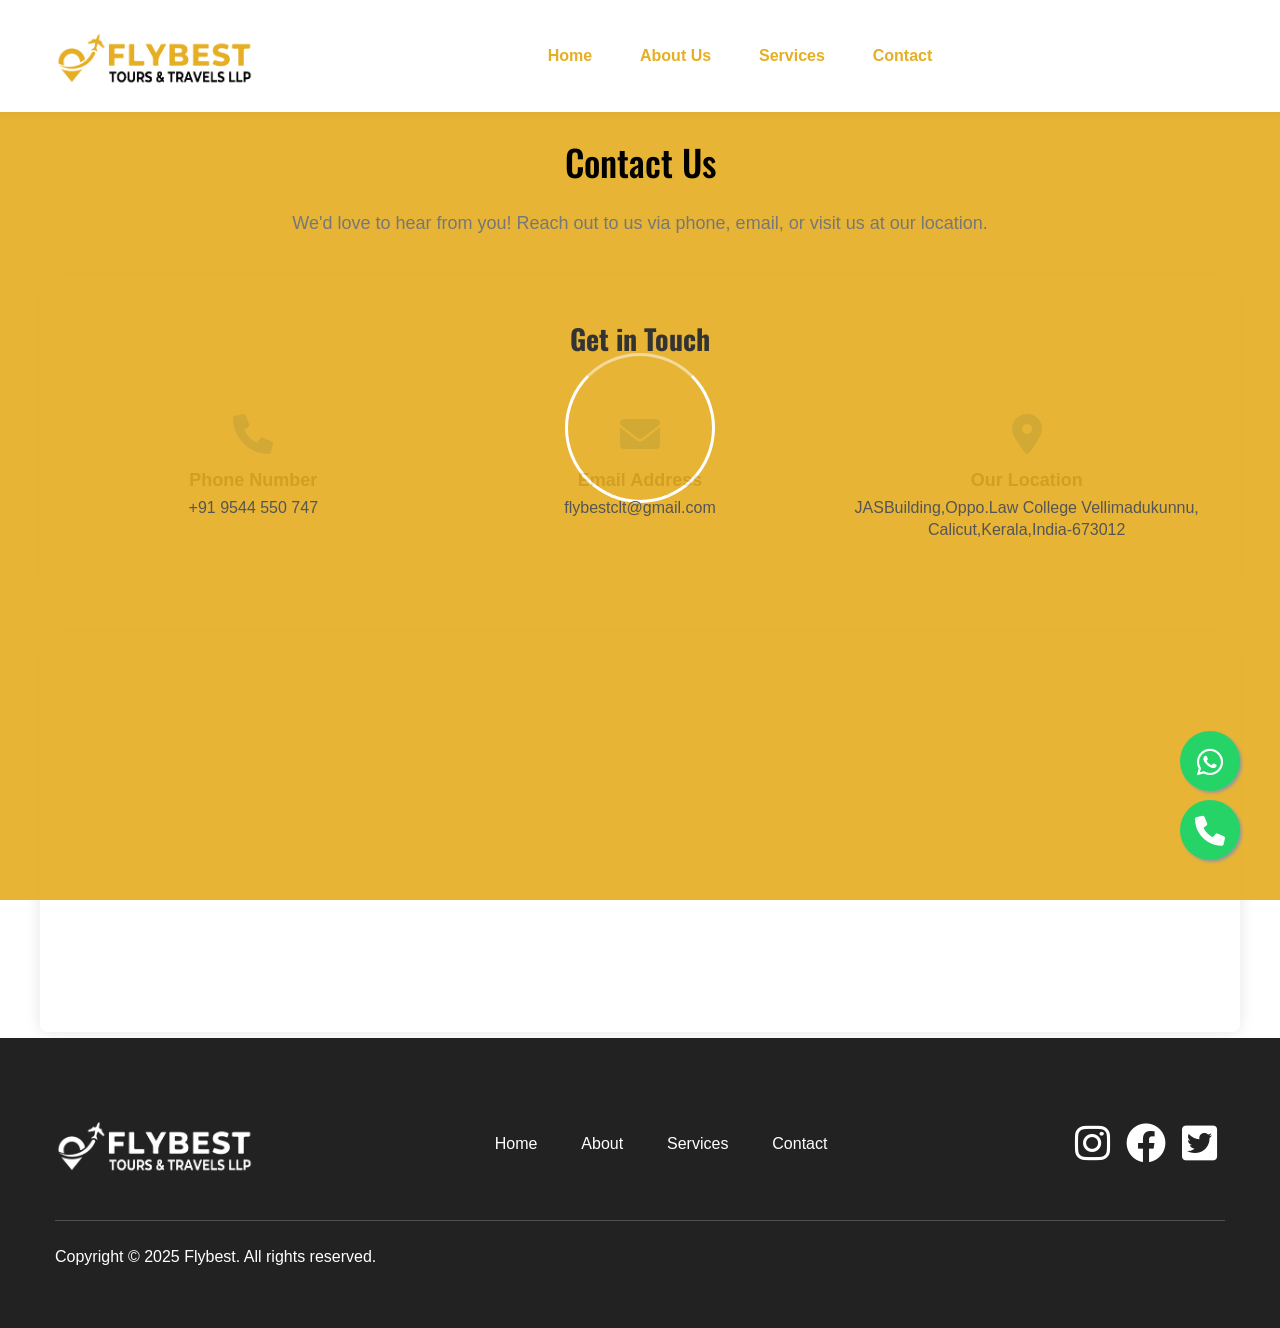
<file: contact.html>
<!DOCTYPE html>
<html>

	<head>
		<meta charset="utf-8">
		<!-- Responsive -->
		<meta http-equiv="X-UA-Compatible" content="IE=edge">
		<meta name="viewport"
			content="width=device-width, initial-scale=1.0, maximum-scale=1.0, user-scalable=0">

		<link rel="shortcut icon" href="images/favicon.png" type="image/x-icon">
		<!-- <link rel="icon" href="images/favicon.png" type="image/x-icon"> -->

		<title>Flybest</title>

		<!-- Stylesheet  -->
		<link href="css/style.css" rel="stylesheet">

		<style>
        .float {
            position: fixed;
            width: 60px;
            height: 60px;
            bottom: 40px;
            right: 40px;
            background-color: #25d366;
            color: #FFF;
            border-radius: 50px;
            text-align: center;
            font-size: 30px;
            box-shadow: 2px 2px 3px #999;
            z-index: 100;
        }

        .my-float {
            margin-top: 16px;
        }

        .float1 {
            position: fixed;
            width: 60px;
            height: 60px;
            bottom: 109px;
            right: 40px;
            background-color: #25d366;
            color: #FFF;
            border-radius: 50px;
            text-align: center;
            font-size: 30px;
            box-shadow: 2px 2px 3px #999;
            z-index: 100;
        }

        .my-float1 {
            margin-top: 16px;
			transform: rotate(0deg);
        }

   
    </style>
	</head>

	<body>

	<a href="https://wa.me/919544550747?text=Hai" class="float1" target="_blank" rel="noopener noreferrer">
  <i class="fab fa-whatsapp my-float"></i>
</a>

		<a href="tel:919544550747" class="float" target="_blank">
			<i class="fa fa-phone my-float1"></i>
		</a>
		<div class="page-wrapper">

			<!-- Preloader -->
			<div style="background-color:#e5ae23" class="loader-wrap">
				<div  class="preloader">
					<div style="background-color:#e5ae23" class="preloader-close"><span
							class="fa fa-times fw-normal"></span></div>
					<div style="background-color:#e5ae23" id="handle-preloader" class="handle-preloader">
						<div class="animation-preloader">
							<div class="spinner"></div>
							<!-- <div class="txt-loading">
						<span data-text-preloader="V" class="letters-loading">
							V
						</span>
						<span data-text-preloader="A" class="letters-loading">
							A
						</span>
						<span data-text-preloader="C" class="letters-loading">
							C
						</span>
						<span data-text-preloader="A" class="letters-loading">
							A
						</span>
						<span data-text-preloader="S" class="letters-loading">
							S
						</span>
						<span data-text-preloader="K" class="letters-loading">
							K
						</span>
						<span data-text-preloader="Y" class="letters-loading">
							Y
						</span>
					</div> -->
						</div>
					</div>
				</div>
			</div>
			<!-- End Preloader -->

			<!-- Main Header -->
			<header class="header header_style_one">
				<div style="background-color:white" class="middle_bar">
					<div class="auto-container">
						<div
							class="middle_bar_inner d-flex align-items-center justify-content-center justify-content-between gap-4 flex-wrap">
							<!-- Logo -->
							<div class="logo">
								<a href="index.html" class="logo_default"><img style="width: 200px;"
										src="images/logo.png" alt="img"></a>
								<a href="index.html" class="logo_sticky"><img style="width: 200px;"
										src="images/logo.png" alt="img"></a>
							</div>
							<div class="mainnav d-none d-lg-block">

								<ul class="main_menu">

									<li class="menu-item"><a style="color: #e5ae23;font-weight:bold"
											href="index.html">Home</a></li>
									<li class="menu-item"><a style="color: #e5ae23;font-weight:bold" href="about.html">About
											us</a></li>
									<li class="menu-item"><a style="color: #e5ae23;font-weight:bold"
											href="index.html#services">Services</a></li>
									<li class="menu-item"><a style="color: #e5ae23;font-weight:bold"
											href="contact.html">Contact</a></li>

								</ul>
							</div>

							<div class="other_elements_wrapper d-flex align-items-center gap-4">
								<!-- Button Box -->

								<!-- Mobile Menu Toggle Button -->
								<div  class="mr_menu_toggle d-lg-none">
									<span   class="toggle_line"></span>
									<span   class="toggle_line"></span>
									<span   class="toggle_line"></span>
								</div>

							</div>
						</div>
					</div>
				</div>
			</header>

			<!-- Sticky/Fixed Nav -->
			<div style="color: white;"  class="fixed_menu w-100">
				<header class="header header_style_one"></header>
			</div>

			<!-- Mobile Responsive Menu -->
			<div class="mr_menu d-lg-none">

				<button type="button" class="mr_menu_close"><i
						class="fa fa-times"></i></button>
				<div class="logo"></div>
				<!-- Keep this div empty. Logo will come here by JavaScript -->
				<div class="mr_navmenu"></div>
				<!-- Keep this div empty. Menu will come here by JavaScript -->
			</div>
			<!-- End Main Header -->



			<link rel="stylesheet"
				href="https://cdnjs.cloudflare.com/ajax/libs/font-awesome/6.0.0-beta3/css/all.min.css">
			<style>
      
        .contact-container {
            max-width: 1200px;
            margin: 0 auto;
            /* padding: 20px; */
        }
        .contact-header {
            text-align: center;
            margin-bottom: 40px;
        }
        .contact-header h1 {
            font-size: 36px;
            margin-bottom: 10px;
        }
        .contact-header p {
            font-size: 18px;
            color: #777;
        }
        .contact-info {
            background: #fff;
            padding: 40px 20px;
            border-radius: 8px;
            box-shadow: 0 0 15px rgba(0, 0, 0, 0.1);
            margin-bottom: 30px;
        }
        .contact-info h2 {
            font-size: 28px;
            margin-bottom: 30px;
            color: #333;
            text-align: center;
        }
        .contact-details {
            display: flex;
            justify-content: space-between;
            flex-wrap: wrap;
        }
        .info-item {
            flex: 1;
            min-width: 250px;
            text-align: center;
            padding: 20px;
        }
        .info-item i {
            font-size: 40px;
            color: #007bff;
            margin-bottom: 15px;
        }
        .info-item span {
            display: block;
            font-weight: bold;
            margin-bottom: 5px;
            font-size: 18px;
        }
        .info-item p {
            margin: 0;
            font-size: 16px;
            color: #555;
        }
        .map-container {
            margin-top: 30px;
        }
        .map-container iframe {
            width: 100%;
            height: 400px;
            border: none;
            border-radius: 8px;
            box-shadow: 0 0 15px rgba(0, 0, 0, 0.1);
        }
        @media (max-width: 768px) {
            .contact-details {
                flex-direction: column;
            }
            .info-item {
                margin-bottom: 20px;
            }
        }
    </style>




			<div style="padding-top: 122px;" class="contact-container">
				<div class="contact-header">

					<h1>Contact Us</h1>
					<p>We'd love to hear from you! Reach out to us via phone, email, or visit
						us at our location.</p>
				</div>

				<!-- Contact Information -->
				<div class="contact-info">
					<h2>Get in Touch</h2>
					<div class="contact-details">
						<div class="info-item">
							<i class="fas fa-phone"></i>
							<span>Phone Number</span>
							<p>+91 9544 550 747</p>
						</div>
						<div class="info-item">
							<i class="fas fa-envelope"></i>
							<span>Email Address</span>
							<p>flybestclt@gmail.com</p>
						</div>
						<div class="info-item">
							<i class="fas fa-map-marker-alt"></i>
							<span>Our Location</span>
							<p>JASBuilding,Oppo.Law College
Vellimadukunnu,
Calicut,Kerala,India-673012
							</p>
						</div>
					</div>
				</div>
				<!-- <iframe src="https://www.google.com/maps/embed?pb=!1m18!1m12!1m3!1d31246.780215416606!2d75.98862770511279!3d11.775784369757039!2m3!1f0!2f0!3f0!3m2!1i1024!2i768!4f13.1!3m3!1m2!1s0x3ba5df62383674d7%3A0xf101b5da0f5407ee!2s5th%20mile!5e0!3m2!1sen!2sin!4v1723701256987!5m2!1sen!2sin" width="600" height="450" style="border:0;" allowfullscreen="" loading="lazy" referrerpolicy="no-referrer-when-downgrade"></iframe> -->
				<!-- Map -->
				<div class="map-container">
					<iframe src="https://www.google.com/maps/embed?pb=!1m17!1m12!1m3!1d3912.576872497279!2d75.81683727504945!3d11.292482388889368!2m3!1f0!2f0!3f0!3m2!1i1024!2i768!4f13.1!3m2!1m1!2zMTHCsDE3JzMyLjkiTiA3NcKwNDknMDkuOSJF!5e0!3m2!1sen!2sin!4v1760596096034!5m2!1sen!2sin" width="600" height="450" style="border:0;" allowfullscreen="" loading="lazy" referrerpolicy="no-referrer-when-downgrade"></iframe>
				</div>
			</div>

			<!-- Footer -->
			<footer class="main-footer">
				<div class="auto-container">
					<!-- Upper Box -->
					<div class="upper-box">
						<div class="d-flex align-items-center justify-content-between flex-wrap">
							<div class="footer-logo"><a href="index.html"><img style="width: 200px;"
										src="images/logof.png" alt title></a></div>
							<ul class="footer-nav">
								<li><a href="index.html">Home</a></li>
								<li><a href="index.html#about">About</a></li>
								<li><a href="index.html#services">Services</a></li>
								<!-- <li><a href="#">Blog</a></li> -->
								<li><a href="contact.html">Contact</a></li>
							</ul>
							<!-- Social Box -->
							<div class="footer-social_box">
								<a target="_blank"
									href="https://www.instagram.com/flybest93?utm_source=qr&igsh=Ymhzemp2cHgxYjlx"
									class="fab fa-instagram fa-fw"></a>
								<a href="https://www.facebook.com/share/1BFP5SndBg/?mibextid=wwXIfr" class="fab fa-facebook fa-fw"></a>
								<a href="https://twitter.com/" class="fab fa-twitter-square fa-fw"></a>

							</div>
						</div>
					</div>

					<div class="footer-bottom">
						<div class="d-flex align-items-center justify-content-between flex-wrap">
							<div class="copyright">Copyright &copy; 2025 Flybest. All rights
								reserved.</div>
							<!-- <ul class="footer-bottom_nav">
						<li><a href="#">Privacy policy</a></li>
						<li><a href="#">Terms & Condition</a></li>
					</ul> -->
						</div>
					</div>

				</div>
			</footer>

		</div>
		<!-- End PageWrapper -->

		<!-- Scroll To Top -->
		<!-- <div class="scroll-to-top"><span class="fas fa-arrow-up fa-fw"></span></div> -->

		<script src="js/jquery.js"></script>
		<script src="js/popper.min.js"></script>
		<script src="js/bootstrap.min.js"></script>
		<script src="js/magnific-popup.min.js"></script>
		<script src="js/appear.js"></script>
		<script src="js/parallax.min.js"></script>
		<script src="js/tilt.jquery.min.js"></script>
		<script src="js/owl.js"></script>
		<script src="js/swiper.min.js"></script>
		<script src="js/wow.js"></script>

		<script src="js/odometer.js"></script>
		<script src="js/jquery.marquee.min.js"></script>
		<script src="js/parallax-scroll.js"></script>
		<script src="js/nav-tool.js"></script>
		<script src="js/jquery-ui.js"></script>
		<script src="js/select2.min.js"></script>
		<script src="js/flatpickr.min.js"></script>
		<script src="js/price-range.js"></script>

		<script src="js/script.js"></script>

	</body>

</html>
</file>
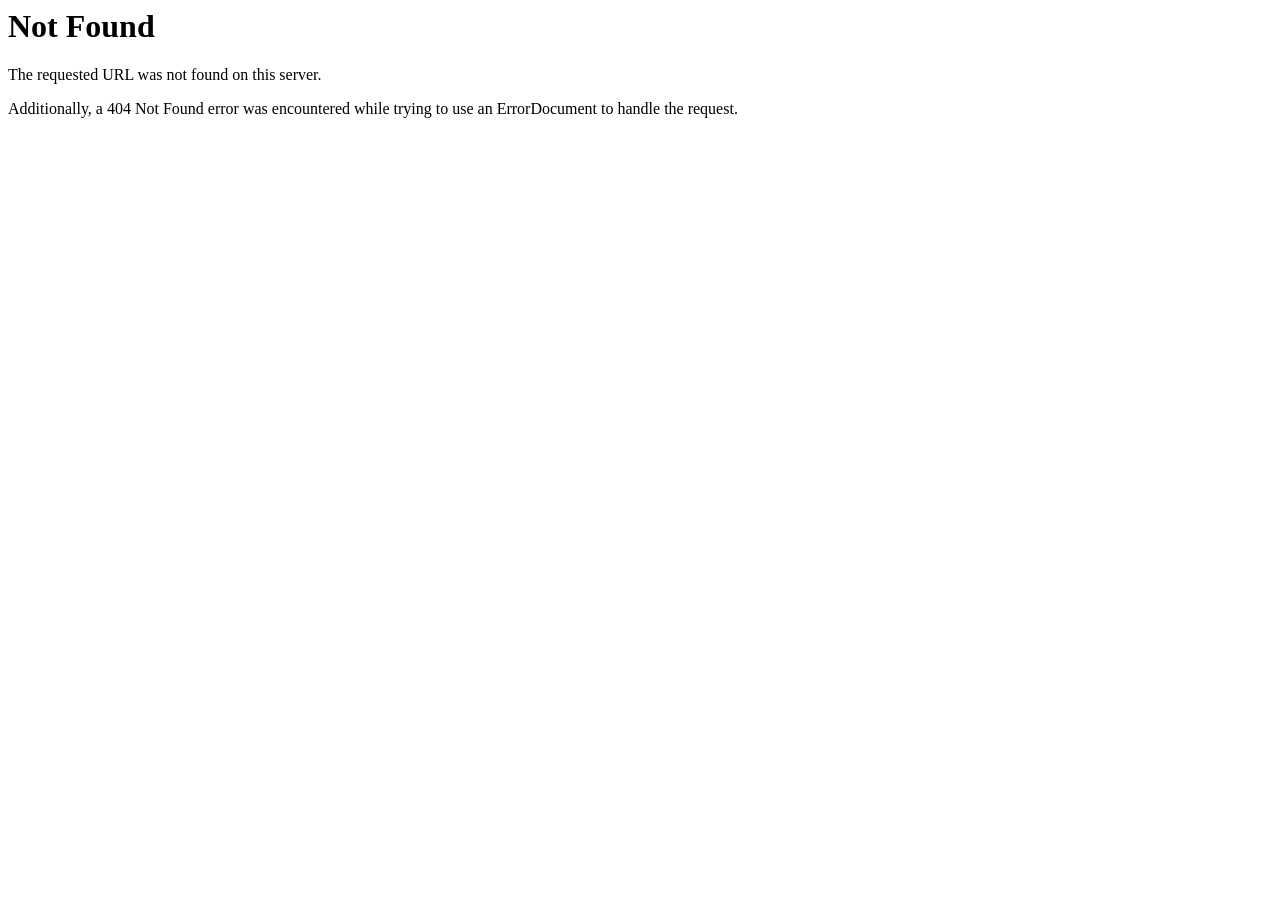
<file: css/owl.video.play.html>
<!DOCTYPE HTML PUBLIC "-//IETF//DTD HTML 2.0//EN">
<html><head>
<title>404 Not Found</title>
</head><body>
<h1>Not Found</h1>
<p>The requested URL was not found on this server.</p>
<p>Additionally, a 404 Not Found
error was encountered while trying to use an ErrorDocument to handle the request.</p>
</body></html>
</file>
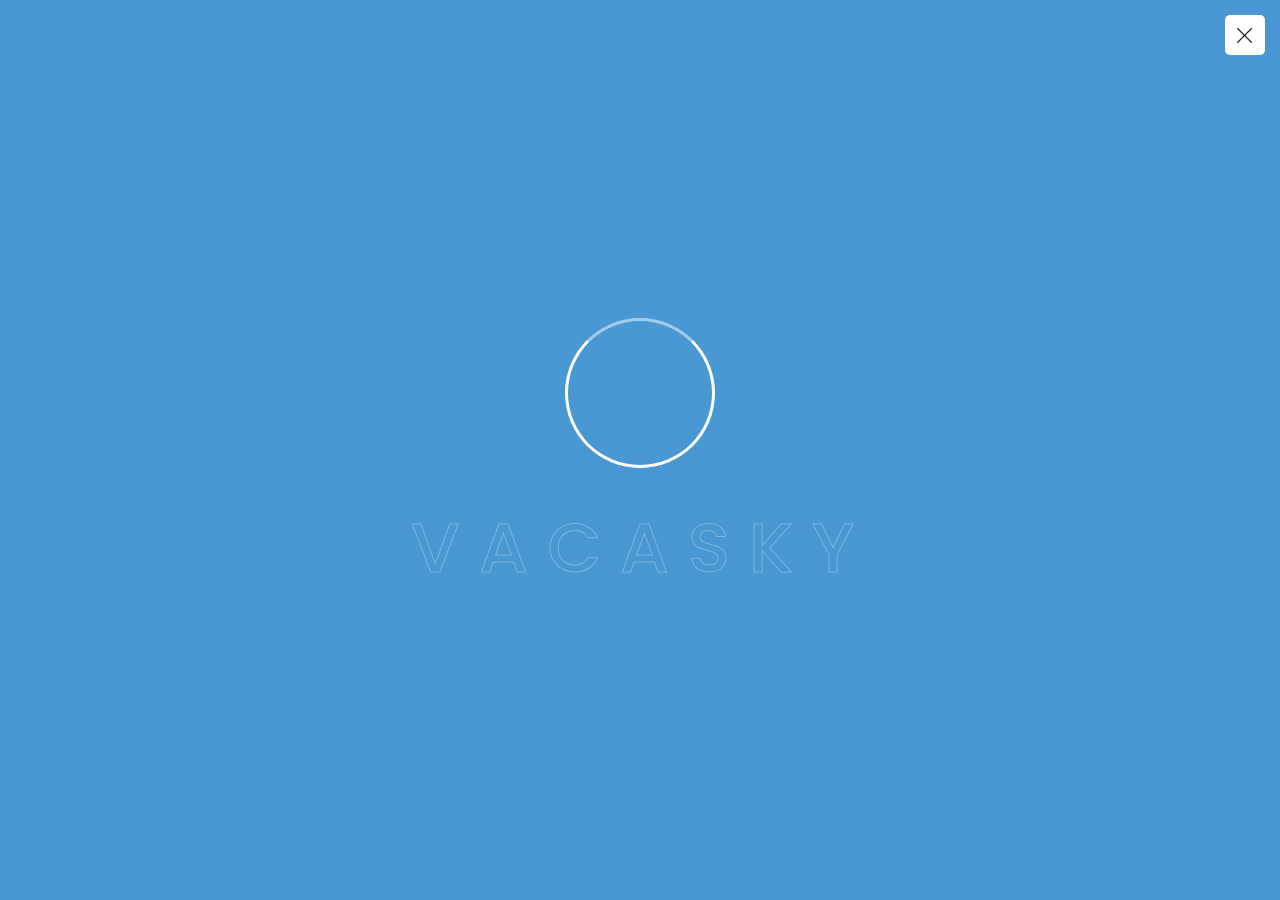
<file: dashboard/account-bookings.html>
<!DOCTYPE html>
<html>
    
<!-- Mirrored from wpthemebooster.com/demo/themeforest/html/vacasky/dashboard/account-bookings.html by HTTrack Website Copier/3.x [XR&CO'2014], Tue, 13 Aug 2024 05:21:23 GMT -->
<head>
        <meta charset="utf-8">
        <!-- Responsive -->
        <meta http-equiv="X-UA-Compatible" content="IE=edge">
        <meta name="viewport" content="width=device-width, initial-scale=1.0, maximum-scale=1.0, user-scalable=0">

        <link rel="shortcut icon" href="assets/img/favicon.png" type="image/x-icon">
        <link rel="icon" href="assets/img/favicon.png" type="image/x-icon">

        <title>Vacasky - Tour & Travel Agency HTML-5 Template | Dashboard</title>

        <link href="assets/css/main.css" rel="stylesheet">
        
    </head>


    <body class="bg-light forFixedNav">
        <!-- Preloader -->
        <div class="loader-wrap">
            <div class="preloader">
                <div class="preloader-close"><i class="bi bi-x-lg"></i></div>
                <div id="handle-preloader" class="handle-preloader">
                    <div class="animation-preloader">
                        <div class="spinner"></div>
                        <div class="txt-loading">
                            <span data-text-preloader="V" class="letters-loading">
                                V
                            </span>
                            <span data-text-preloader="A" class="letters-loading">
                                A
                            </span>
                            <span data-text-preloader="C" class="letters-loading">
                                C
                            </span>
                            <span data-text-preloader="A" class="letters-loading">
                                A
                            </span>
                            <span data-text-preloader="S" class="letters-loading">
                                S
                            </span>
                            <span data-text-preloader="K" class="letters-loading">
                                K
                            </span>
                            <span data-text-preloader="Y" class="letters-loading">
                                Y
                            </span>
                        </div>
                    </div>  
                </div>
            </div>
        </div>
        <!-- End Preloader -->

        <!-- Default Nav -->
        <header class="header vacasky-default-nav">				
            <div class="d-none d-xl-block">
                <div class="header-inner d-flex align-items-center justify-content-around justify-content-xl-between flex-wrap flex-xl-nowrap gap-3 gap-xl-5">
                    <div class="header-left-part d-flex align-items-center flex-grow-1 w-100">
                        <div class="header-search w-100">
                            <form class="search-form" action="https://wpthemebooster.com/demo/themeforest/html/vacasky/dashboard/search.php">
                                <input type="text" name="search" class="keyword form-control w-100" placeholder="Search">
                                <button type="submit" class="btn"><img src="assets/img/svg/search.svg" alt=""></button>
                            </form>
                        </div>
                    </div>

                    <div class="header-right-part d-flex align-items-center flex-shrink-0">
                        <ul class="nav-elements d-flex align-items-center list-unstyled m-0 p-0">
                            <li class="nav-item nav-notification dropdown">
                                <a href="#" class="nav-toggler" data-bs-toggle="dropdown" aria-expanded="false">
                                    <img src="assets/img/svg/bell.svg" alt="bell">
                                    <div class="badge rounded-circle">12</div>
                                </a>
                                <div class="dropdown-widget dropdown-menu p-0">
                                    <div class="dropdown-wrapper pd-50">
                                        <div class="dropdown-wrapper--title">
                                            <h4 class="d-flex align-items-center justify-content-between">Notifications <a href="#">View All</a></h4>
                                        </div>
                                        <ul class="notification-board list-unstyled">
                                            <li class="d-flex gap-3">
                                                <div class="media bg-primary text-white">
                                                    <i class="bi bi-lightning"></i>
                                                </div>
                                                <div class="flex-grow-1">
                                                    <p class="fs-16 fw-medium"><a href="#">Classic Italy Tour Package</a> is nearest you</a></h6>
                                                    <p class="d-flex align-items-center justify-content-between fw-semibold text-primary mb-0"> <span class="fs-14 text-gray fw-normal">2m ago</span> <span>Mark as read</span></p>
                                                </div>
                                            </li>
                                            <li class="d-flex gap-3">
                                                <div class="media bg-secondary text-white">
                                                    <i class="bi bi-lightning"></i>
                                                </div>
                                                <div class="flex-grow-1">
                                                    <p class="fs-16 fw-medium"><a href="#">Grand Elysée</a> hotel booking is confirmed.</p>
                                                    <p class="d-flex align-items-center justify-content-between fw-semibold text-primary mb-0"> <span class="fs-14 text-gray fw-normal">2m ago</span> <span>Mark as read</span></p>
                                                </div>
                                            </li>
                                        </ul>
                                        <h6 class="all-notifications mb-0"> <a href="#" class="btn bg-muted text-primary w-100 fw-semibold mt-3 ff-base">View All Notifications</a> </h6>
                                    </div>
                                </div>
                            </li>

                            <li class="nav-item nav-author">
                                <a href="#" class="nav-toggler" data-bs-toggle="dropdown" aria-expanded="false">
                                    <img src="assets/img/admin.jpg" alt="img" width="60" class="rounded-2">
                                    <div class="nav-toggler-content">
                                        <h5 class="ff-base fw-medium mb-0">Erica Stocklin</h5>
                                        <div class="ff-base fs-14 fw-normal text-gray">ericastocklin@gmail.com</div>
                                    </div>
                                </a>
                                <div class="dropdown-widget dropdown-menu p-0 admin-card">
                                    <div class="dropdown-wrapper">
                                        <div class="card mb-0">
                                            <div class="card-header p-3 text-center">
                                                <img src="assets/img/admin.jpg" alt="img" width="80" class="rounded-circle avatar">
                                                <div class="mt-2">
                                                    <h6 class="ff-base fw-medium mb-0">Erica Stocklin</h6>
                                                    <div class="ff-base fs-14 fw-normal text-gray">ericastocklin@gmail.com</div>
                                                </div>
                                            </div>
                                            <div class="card-body p-3">
                                                <ul class="list-unstyled p-0 m-0">
                                                    <li>
                                                        <a href="account-profile.html" class="fs-14 fw-normal text-dark d-block p-1"><i class="bi bi-person me-2"></i> Profile</a>
                                                    </li>
                                                    <li >
                                                        <a href="account-bookings.html" class="fs-14 fw-normal text-dark d-block p-1"><i class="bi bi-envelope me-2 "></i> My Bookings</a>
                                                    </li>
                                                    <li>
                                                        <a href="account-profile-edit.html" class="fs-14 fw-normal text-dark d-block p-1"><i class="bi bi-gear me-2"></i> Setting & Privacy</a>
                                                    </li>
                                                </ul>

                                            </div>
                                            <div class="card-footer p-3">
                                                <a href="login.html" class="btn btn-outline-gray bg-transparent w-100 py-2 rounded-1 text-dark fs-14 fw-medium"><i class="bi bi-box-arrow-right"></i> Logout</a>
                                            </div>
                                        </div>
                                    </div>
                                </div>
                            </li>
                        </ul>
                    </div>
                </div>
            </div>

            <div class="small-header d-flex align-items-center justify-content-between d-xl-none">
                <div class="logo">
                    <a href="../index.html" class="d-flex align-items-center gap-3 flex-shrink-0">
                        <img src="assets/img/footer-logo-2.svg" alt="logo">
                    </a>
                </div>
                <button type="button" class="vacasky-mobile-menu-opener"><span class="close"><i class="bi bi-arrow-left"></i></span> <span class="open"><i class="bi bi-list"></i></span></button>
            </div>
        </header>

        <!-- Vertical Nav -->
        <div class="vacasky-vertical-nav">
            <!-- Logo  -->
            <div class="logo d-flex align-items-center justify-content-between">
                <a href="../index.html" class="d-flex align-items-center gap-3 flex-shrink-0">
                    <img src="assets/img/footer-logo-2.svg" alt="logo">
                </a>
                <button type="button" class="vacasky-vertical-nav-toggle"><i class="bi bi-list"></i></button>
            </div>

            <div class="vacasky-navmenu">
                <ul class="main-menu">
                    <li class="menu-item"><a href="account-profile.html"><span class="nav-icon flex-shrink-0"><i class="bi bi-speedometer fs-24"></i></span> <span class="nav-text">My Profile</span></a></li>
                    <li class="menu-item"><a href="account-bookings.html"><span class="nav-icon flex-shrink-0"><i class="bi bi-ticket-fill fs-24"></i></span> <span class="nav-text">My Bookings</span></a></li>
                    <li class="menu-item"><a href="account-wishlist.html"><span class="nav-icon flex-shrink-0"><i class="bi bi-heart-fill fs-24"></i></span> <span class="nav-text">Wishlist</span></a></li>
                    <li class="menu-item"><a href="#"><span class="nav-icon flex-shrink-0"><i class="bi bi-star-fill fs-24"></i></span> <span class="nav-text">Reviews</span></a></li>
                    <li class="menu-item"><a href="account-payment-details.html"><span class="nav-icon flex-shrink-0"><i class="bi bi-cash-coin fs-24"></i></span> <span class="nav-text">Payment Details</span></a></li>
                    <li class="menu-item"><a href="account-profile-edit.html"><span class="nav-icon flex-shrink-0"><i class="bi bi-gear-fill fs-24"></i></span> <span class="nav-text">Profile Settings</span></a></li>
                    <li class="menu-item"><a href="#"><span class="nav-icon flex-shrink-0"><i class="bi bi-trash-fill fs-24"></i></span> <span class="nav-text">Delete Profile</span></a></li>
                    <li class="menu-item"><a href="register.html" class=" text-primary"><span class="nav-icon flex-shrink-0"><i class="bi bi-box-arrow-right fs-24"></i></span> <span class="nav-text">Sign Out</span></a></li>
                </ul>
            </div>
        </div>

        <!-- Main Wrapper-->
        <main class="main-wrapper">
            <div class="container-fluid">
                <div class="inner-contents">
                    
                    <!-- Booking Summary -->
                    <div class="card mt-4">
                        <div class="card-header p-5 py-4">
                            <h4 class="mb-0 ff-base fw-semibold">Booking Summary</h4>
                        </div>
                        <div class="card-body">
                            <ul class="nav nav-tabs mb-3" id="pills-tab" role="tablist">
                                <li class="nav-item">
                                    <a class="ff-base fs-16 fw-medium nav-link active" href="#tab-1" data-bs-toggle="tab" role="tab">Upcoming Booking</a>
                                </li>
                                <li class="nav-item">
                                    <a class="ff-base fs-16 fw-medium nav-link" href="#tab-2" data-bs-toggle="tab" role="tab">Cancelled Booking</a>
                                </li>
                                <li class="nav-item">
                                    <a class="ff-base fs-16 fw-medium nav-link" href="#tab-3" data-bs-toggle="tab" role="tab">Completed Booking</a>
                                </li>
                            </ul>

                            <div class="tab-content">
                                <div class="tab-pane fade show active" id="tab-1" role="tabpanel">
                                    <div class="card">
                                        <div class="card-body">
                                            <table class="booking-table w-100">
                                                <thead class="bg-soft-info">
                                                    <tr>
                                                        <th class="p-2">Check-In</th>
                                                        <th class="p-2">Check-Out</th>
                                                        <th class="p-2">Rooms</th>
                                                        <th class="p-2">Guests</th>
                                                    </tr>
                                                </thead>
                                                <tbody>
                                                    <tr>
                                                        <td class="p-2">
                                                            <div class="fw-semibold">14 Jan, 2024</div>
                                                            <p class="mb-0">01:00 PM</p>
                                                        </td>
                                                        <td class="p-2">
                                                            <div class="fw-semibold">18 Jan, 2024</div>
                                                            <p class="mb-0">09:00 AM</p>
                                                        </td>
                                                        <td class="p-2">
                                                            <div class="fw-semibold">2 Rooms</div>
                                                        </td>
                                                        <td class="p-2">
                                                            <div class="fw-semibold">4 Guests</div>
                                                        </td>
                                                    </tr>
                                                </tbody>
                                            </table>
                                        </div>
                                    </div>
        
                                    <div class="card">
                                        <div class="card-body">
                                            <table class="booking-table w-100">
                                                <thead class="bg-soft-info">
                                                    <tr>
                                                        <th class="p-2">Check-In</th>
                                                        <th class="p-2">Check-Out</th>
                                                        <th class="p-2">Rooms</th>
                                                        <th class="p-2">Guests</th>
                                                    </tr>
                                                </thead>
                                                <tbody>
                                                    <tr>
                                                        <td class="p-2">
                                                            <div class="fw-semibold">22 Sep, 2024</div>
                                                            <p class="mb-0">01:00 PM</p>
                                                        </td>
                                                        <td class="p-2">
                                                            <div class="fw-semibold">27 Sep, 2024</div>
                                                            <p class="mb-0">09:00 AM</p>
                                                        </td>
                                                        <td class="p-2">
                                                            <div class="fw-semibold">2 Rooms</div>
                                                        </td>
                                                        <td class="p-2">
                                                            <div class="fw-semibold">4 Guests</div>
                                                        </td>
                                                    </tr>
                                                </tbody>
                                            </table>
                                        </div>
                                    </div>
                                </div>

                                <div class="tab-pane fade" id="tab-2" role="tabpanel">
                                    <div class="card">
                                        <div class="card-body">
                                            <table class="booking-table w-100">
                                                <thead class="bg-soft-danger">
                                                    <tr>
                                                        <th class="p-2">Check-In</th>
                                                        <th class="p-2">Check-Out</th>
                                                        <th class="p-2">Rooms</th>
                                                        <th class="p-2">Guests</th>
                                                    </tr>
                                                </thead>
                                                <tbody>
                                                    <tr>
                                                        <td class="p-2">
                                                            <div class="fw-semibold">14 Jan, 2024</div>
                                                            <p class="mb-0">01:00 PM</p>
                                                        </td>
                                                        <td class="p-2">
                                                            <div class="fw-semibold">18 Jan, 2024</div>
                                                            <p class="mb-0">09:00 AM</p>
                                                        </td>
                                                        <td class="p-2">
                                                            <div class="fw-semibold">2 Rooms</div>
                                                        </td>
                                                        <td class="p-2">
                                                            <div class="fw-semibold">4 Guests</div>
                                                        </td>
                                                    </tr>
                                                </tbody>
                                            </table>
                                        </div>
                                    </div>
                                </div>

                                <div class="tab-pane fade" id="tab-3" role="tabpanel">
                                    <div class="card">
                                        <div class="card-body">
                                            <table class="booking-table w-100">
                                                <thead class="bg-soft-success">
                                                    <tr>
                                                        <th class="p-2">Check-In</th>
                                                        <th class="p-2">Check-Out</th>
                                                        <th class="p-2">Rooms</th>
                                                        <th class="p-2">Guests</th>
                                                    </tr>
                                                </thead>
                                                <tbody>
                                                    <tr>
                                                        <td class="p-2">
                                                            <div class="fw-semibold">14 Jan, 2024</div>
                                                            <p class="mb-0">01:00 PM</p>
                                                        </td>
                                                        <td class="p-2">
                                                            <div class="fw-semibold">18 Jan, 2024</div>
                                                            <p class="mb-0">09:00 AM</p>
                                                        </td>
                                                        <td class="p-2">
                                                            <div class="fw-semibold">2 Rooms</div>
                                                        </td>
                                                        <td class="p-2">
                                                            <div class="fw-semibold">4 Guests</div>
                                                        </td>
                                                    </tr>
                                                </tbody>
                                            </table>
                                        </div>
                                    </div>
        
                                    <div class="card">
                                        <div class="card-body">
                                            <table class="booking-table w-100">
                                                <thead class="bg-soft-success">
                                                    <tr>
                                                        <th class="p-2">Check-In</th>
                                                        <th class="p-2">Check-Out</th>
                                                        <th class="p-2">Rooms</th>
                                                        <th class="p-2">Guests</th>
                                                    </tr>
                                                </thead>
                                                <tbody>
                                                    <tr>
                                                        <td class="p-2">
                                                            <div class="fw-semibold">22 Sep, 2024</div>
                                                            <p class="mb-0">01:00 PM</p>
                                                        </td>
                                                        <td class="p-2">
                                                            <div class="fw-semibold">27 Sep, 2024</div>
                                                            <p class="mb-0">09:00 AM</p>
                                                        </td>
                                                        <td class="p-2">
                                                            <div class="fw-semibold">2 Rooms</div>
                                                        </td>
                                                        <td class="p-2">
                                                            <div class="fw-semibold">4 Guests</div>
                                                        </td>
                                                    </tr>
                                                </tbody>
                                            </table>
                                        </div>
                                    </div>
                                </div>
                            </div>
                            
                        </div>
                    </div>
    
                </div>
            </div>
        </main>

        

        <!-- Core JS -->
        <script src="assets/js/jquery-3.6.0.min.js"></script>
        <script src="assets/js/bootstrap.bundle.min.js"></script>
        
        <!-- Datatables -->
        <script src="plugins/datatables/js/jquery.dataTables.min.js"></script>
        <script src="plugins/datatables/js/datatables.init.js"></script>
        
        <!-- Date Picker -->
        <script src="plugins/flatpickr/flatpickr.min.js"></script>

        <!-- Cleave -->
        <script src="plugins/cleave/cleave.min.js"></script>
        <script src="plugins/cleave/cleave-custom.js"></script>

        <!-- Theme Custom JS -->
        <script src="assets/js/theme.js"></script>

    </body>

<!-- Mirrored from wpthemebooster.com/demo/themeforest/html/vacasky/dashboard/account-bookings.html by HTTrack Website Copier/3.x [XR&CO'2014], Tue, 13 Aug 2024 05:21:24 GMT -->
</html>
</file>
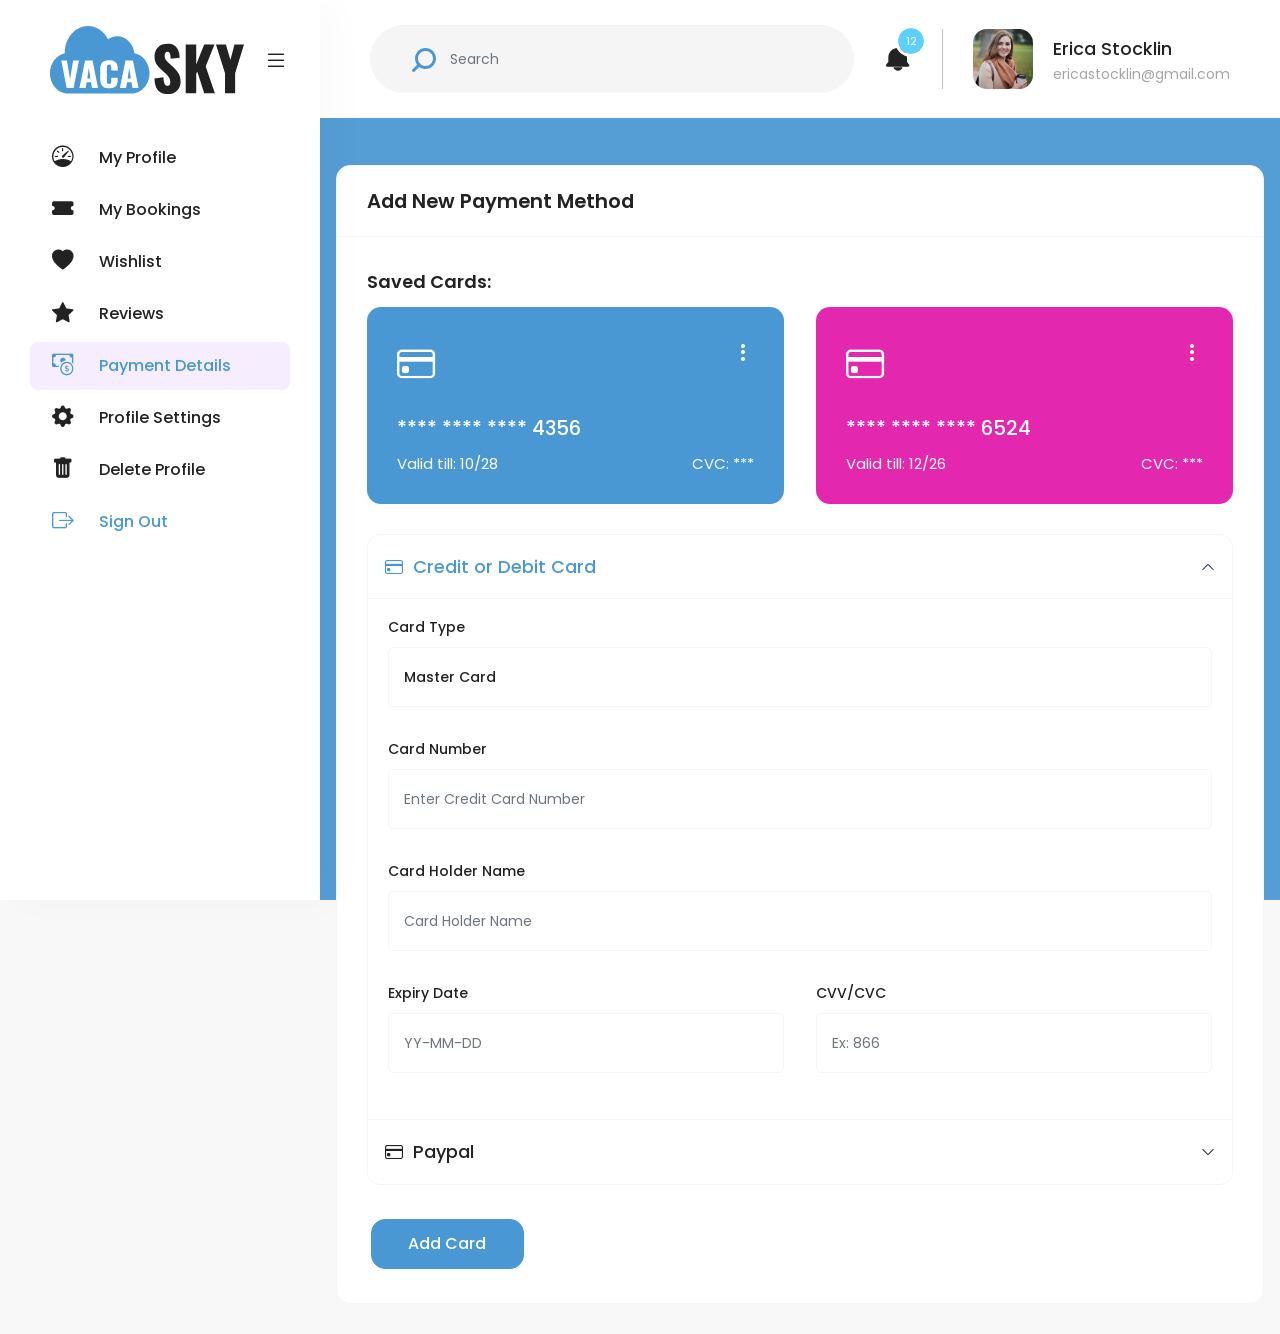
<file: dashboard/account-payment-details.html>
<!DOCTYPE html>
<html>
    
<!-- Mirrored from wpthemebooster.com/demo/themeforest/html/vacasky/dashboard/account-payment-details.html by HTTrack Website Copier/3.x [XR&CO'2014], Tue, 13 Aug 2024 05:21:24 GMT -->
<head>
        <meta charset="utf-8">
        <!-- Responsive -->
        <meta http-equiv="X-UA-Compatible" content="IE=edge">
        <meta name="viewport" content="width=device-width, initial-scale=1.0, maximum-scale=1.0, user-scalable=0">

        <link rel="shortcut icon" href="assets/img/favicon.png" type="image/x-icon">
        <link rel="icon" href="assets/img/favicon.png" type="image/x-icon">

        <title>Vacasky - Tour & Travel Agency HTML-5 Template | Dashboard</title>

        <link href="assets/css/main.css" rel="stylesheet">
        
    </head>


    <body class="bg-light forFixedNav">
        <!-- Preloader -->
        <div class="loader-wrap">
            <div class="preloader">
                <div class="preloader-close"><i class="bi bi-x-lg"></i></div>
                <div id="handle-preloader" class="handle-preloader">
                    <div class="animation-preloader">
                        <div class="spinner"></div>
                        <div class="txt-loading">
                            <span data-text-preloader="V" class="letters-loading">
                                V
                            </span>
                            <span data-text-preloader="A" class="letters-loading">
                                A
                            </span>
                            <span data-text-preloader="C" class="letters-loading">
                                C
                            </span>
                            <span data-text-preloader="A" class="letters-loading">
                                A
                            </span>
                            <span data-text-preloader="S" class="letters-loading">
                                S
                            </span>
                            <span data-text-preloader="K" class="letters-loading">
                                K
                            </span>
                            <span data-text-preloader="Y" class="letters-loading">
                                Y
                            </span>
                        </div>
                    </div>  
                </div>
            </div>
        </div>
        <!-- End Preloader -->

        <!-- Default Nav -->
        <header class="header vacasky-default-nav">				
            <div class="d-none d-xl-block">
                <div class="header-inner d-flex align-items-center justify-content-around justify-content-xl-between flex-wrap flex-xl-nowrap gap-3 gap-xl-5">
                    <div class="header-left-part d-flex align-items-center flex-grow-1 w-100">
                        <div class="header-search w-100">
                            <form class="search-form" action="https://wpthemebooster.com/demo/themeforest/html/vacasky/dashboard/search.php">
                                <input type="text" name="search" class="keyword form-control w-100" placeholder="Search">
                                <button type="submit" class="btn"><img src="assets/img/svg/search.svg" alt=""></button>
                            </form>
                        </div>
                    </div>

                    <div class="header-right-part d-flex align-items-center flex-shrink-0">
                        <ul class="nav-elements d-flex align-items-center list-unstyled m-0 p-0">
                            <li class="nav-item nav-notification dropdown">
                                <a href="#" class="nav-toggler" data-bs-toggle="dropdown" aria-expanded="false">
                                    <img src="assets/img/svg/bell.svg" alt="bell">
                                    <div class="badge rounded-circle">12</div>
                                </a>
                                <div class="dropdown-widget dropdown-menu p-0">
                                    <div class="dropdown-wrapper pd-50">
                                        <div class="dropdown-wrapper--title">
                                            <h4 class="d-flex align-items-center justify-content-between">Notifications <a href="#">View All</a></h4>
                                        </div>
                                        <ul class="notification-board list-unstyled">
                                            <li class="d-flex gap-3">
                                                <div class="media bg-primary text-white">
                                                    <i class="bi bi-lightning"></i>
                                                </div>
                                                <div class="flex-grow-1">
                                                    <p class="fs-16 fw-medium"><a href="#">Classic Italy Tour Package</a> is nearest you</a></h6>
                                                    <p class="d-flex align-items-center justify-content-between fw-semibold text-primary mb-0"> <span class="fs-14 text-gray fw-normal">2m ago</span> <span>Mark as read</span></p>
                                                </div>
                                            </li>
                                            <li class="d-flex gap-3">
                                                <div class="media bg-secondary text-white">
                                                    <i class="bi bi-lightning"></i>
                                                </div>
                                                <div class="flex-grow-1">
                                                    <p class="fs-16 fw-medium"><a href="#">Grand Elysée</a> hotel booking is confirmed.</p>
                                                    <p class="d-flex align-items-center justify-content-between fw-semibold text-primary mb-0"> <span class="fs-14 text-gray fw-normal">2m ago</span> <span>Mark as read</span></p>
                                                </div>
                                            </li>
                                        </ul>
                                        <h6 class="all-notifications mb-0"> <a href="#" class="btn bg-muted text-primary w-100 fw-semibold mt-3 ff-base">View All Notifications</a> </h6>
                                    </div>
                                </div>
                            </li>

                            <li class="nav-item nav-author">
                                <a href="#" class="nav-toggler" data-bs-toggle="dropdown" aria-expanded="false">
                                    <img src="assets/img/admin.jpg" alt="img" width="60" class="rounded-2">
                                    <div class="nav-toggler-content">
                                        <h5 class="ff-base fw-medium mb-0">Erica Stocklin</h5>
                                        <div class="ff-base fs-14 fw-normal text-gray">ericastocklin@gmail.com</div>
                                    </div>
                                </a>
                                <div class="dropdown-widget dropdown-menu p-0 admin-card">
                                    <div class="dropdown-wrapper">
                                        <div class="card mb-0">
                                            <div class="card-header p-3 text-center">
                                                <img src="assets/img/admin.jpg" alt="img" width="80" class="rounded-circle avatar">
                                                <div class="mt-2">
                                                    <h6 class="ff-base fw-medium mb-0">Erica Stocklin</h6>
                                                    <div class="ff-base fs-14 fw-normal text-gray">ericastocklin@gmail.com</div>
                                                </div>
                                            </div>
                                            <div class="card-body p-3">
                                                <ul class="list-unstyled p-0 m-0">
                                                    <li>
                                                        <a href="account-profile.html" class="fs-14 fw-normal text-dark d-block p-1"><i class="bi bi-person me-2"></i> Profile</a>
                                                    </li>
                                                    <li >
                                                        <a href="account-bookings.html" class="fs-14 fw-normal text-dark d-block p-1"><i class="bi bi-envelope me-2 "></i> My Bookings</a>
                                                    </li>
                                                    <li>
                                                        <a href="account-profile-edit.html" class="fs-14 fw-normal text-dark d-block p-1"><i class="bi bi-gear me-2"></i> Setting & Privacy</a>
                                                    </li>
                                                </ul>

                                            </div>
                                            <div class="card-footer p-3">
                                                <a href="login.html" class="btn btn-outline-gray bg-transparent w-100 py-2 rounded-1 text-dark fs-14 fw-medium"><i class="bi bi-box-arrow-right"></i> Logout</a>
                                            </div>
                                        </div>
                                    </div>
                                </div>
                            </li>
                        </ul>
                    </div>
                </div>
            </div>

            <div class="small-header d-flex align-items-center justify-content-between d-xl-none">
                <div class="logo">
                    <a href="../index.html" class="d-flex align-items-center gap-3 flex-shrink-0">
                        <img src="assets/img/footer-logo-2.svg" alt="logo">
                    </a>
                </div>
                <button type="button" class="vacasky-mobile-menu-opener"><span class="close"><i class="bi bi-arrow-left"></i></span> <span class="open"><i class="bi bi-list"></i></span></button>
            </div>
        </header>

        <!-- Vertical Nav -->
        <div class="vacasky-vertical-nav">
            <!-- Logo  -->
            <div class="logo d-flex align-items-center justify-content-between">
                <a href="../index.html" class="d-flex align-items-center gap-3 flex-shrink-0">
                    <img src="assets/img/footer-logo-2.svg" alt="logo">
                </a>
                <button type="button" class="vacasky-vertical-nav-toggle"><i class="bi bi-list"></i></button>
            </div>

            <div class="vacasky-navmenu">
                <ul class="main-menu">
                    <li class="menu-item"><a href="account-profile.html"><span class="nav-icon flex-shrink-0"><i class="bi bi-speedometer fs-24"></i></span> <span class="nav-text">My Profile</span></a></li>
                    <li class="menu-item"><a href="account-bookings.html"><span class="nav-icon flex-shrink-0"><i class="bi bi-ticket-fill fs-24"></i></span> <span class="nav-text">My Bookings</span></a></li>
                    <li class="menu-item"><a href="account-wishlist.html"><span class="nav-icon flex-shrink-0"><i class="bi bi-heart-fill fs-24"></i></span> <span class="nav-text">Wishlist</span></a></li>
                    <li class="menu-item"><a href="#"><span class="nav-icon flex-shrink-0"><i class="bi bi-star-fill fs-24"></i></span> <span class="nav-text">Reviews</span></a></li>
                    <li class="menu-item"><a href="account-payment-details.html"><span class="nav-icon flex-shrink-0"><i class="bi bi-cash-coin fs-24"></i></span> <span class="nav-text">Payment Details</span></a></li>
                    <li class="menu-item"><a href="account-profile-edit.html"><span class="nav-icon flex-shrink-0"><i class="bi bi-gear-fill fs-24"></i></span> <span class="nav-text">Profile Settings</span></a></li>
                    <li class="menu-item"><a href="#"><span class="nav-icon flex-shrink-0"><i class="bi bi-trash-fill fs-24"></i></span> <span class="nav-text">Delete Profile</span></a></li>
                    <li class="menu-item"><a href="register.html" class=" text-primary"><span class="nav-icon flex-shrink-0"><i class="bi bi-box-arrow-right fs-24"></i></span> <span class="nav-text">Sign Out</span></a></li>
                </ul>
            </div>
        </div>

        <!-- Main Wrapper-->
        <main class="main-wrapper">
            <div class="container-fluid">
                <div class="inner-contents">
                    
                    <!-- Payment Details -->
                    <div class="card">
                        <div class="card-header p-5 py-4">
                            <h4 class="mb-0 ff-base fw-semibold">Add New Payment Method</h4>
                        </div>
                        
                        <div class="card-body">
                            <h5 class="mb-2 ff-base fw-semibold">Saved Cards:</h5>
                            <div class="row">
                                <div class="col-md-6">
                                    <div class="card bg-primary rounded-2 border-0">
                                        <div class="card-body">
                                            <div class="d-flex align-items-start justify-content-between">
                                                <div class="card-icon text-white fs-50">
                                                    <i class="bi bi-credit-card"></i>
                                                </div>
                                                <div class="dropdown">
                                                    <a href="#" data-bs-toggle="dropdown" class="fs-24 text-white">
                                                        <i class="bi bi-three-dots-vertical"></i>
                                                    </a>
                                                    <div class="dropdown-menu p-0">
                                                        <a class="dropdown-item" href="#"><i class="bi bi bi-pencil-square"></i> Card edit</a>
                                                        <a class="dropdown-item" href="#"><i class="bi bi-currency-dollar"></i> Currency Change</a>
                                                    </div>
                                                </div>
                                            </div>
                                            <h4 class="ff-base fw-medium text-white mt-4">**** **** **** 4356</h4>
                                            <div class="d-flex justify-content-between text-white">
                                                <span>Valid till: 10/28</span>
                                                <span>CVC: ***</span>
                                            </div>
                                        </div>
                                    </div>
                                </div>

                                <div class="col-md-6">
                                    <div class="card bg-secondary rounded-2 border-0">
                                        <div class="card-body">
                                            <div class="d-flex align-items-start justify-content-between">
                                                <div class="card-icon text-white fs-50">
                                                    <i class="bi bi-credit-card"></i>
                                                </div>
                                                <div class="dropdown">
                                                    <a href="#" data-bs-toggle="dropdown" class="fs-24 text-white">
                                                        <i class="bi bi-three-dots-vertical"></i>
                                                    </a>
                                                    <div class="dropdown-menu p-0">
                                                        <a class="dropdown-item" href="#"><i class="bi bi bi-pencil-square"></i> Card edit</a>
                                                        <a class="dropdown-item" href="#"><i class="bi bi-currency-dollar"></i> Currency Change</a>
                                                    </div>
                                                </div>
                                            </div>
                                            <h4 class="ff-base fw-medium text-white mt-4">**** **** **** 6524</h4>
                                            <div class="d-flex justify-content-between text-white">
                                                <span>Valid till: 12/26</span>
                                                <span>CVC: ***</span>
                                            </div>
                                        </div>
                                    </div>
                                </div>
                            </div>

                            <form action="#" method="post">
                                <div class="accordion accordion-default" id="accordionExample">
        
                                    <!-- Accordion item -->
                                    <div class="accordion-item">
                                        <h5 class="accordion-header ff-base" id="headingOne">
                                            <button class="accordion-button ff-base fs-18" type="button" data-bs-toggle="collapse" data-bs-target="#collapseOne" aria-expanded="true" aria-controls="collapseOne"><i class="bi bi-credit-card me-2"></i> Credit or Debit Card</button>
                                        </h5>

                                        <div class="accordion-collapse collapse show" aria-labelledby="headingOne" data-bs-parent="#accordionExample" id="collapseOne">
                                            <div class="accordion-body">
                                                <div class="form-group">
                                                    <label class="form-label">Card Type</label>
                                                    <select class="form-control" name="card-type">
                                                        <option value="1">Master Card</option>
                                                        <option value="2">American Express</option>
                                                        <option value="3">Visa Card</option>
                                                    </select>
                                                </div>
                
                                                <div class="row">
                                                    <div class="col-lg-12">
                                                        <div class="form-group">
                                                            <label class="form-label">Card Number</label>
                                                            <input type="text" class="cleave_card form-control" name="card" placeholder="Enter Credit Card Number" required="">
                                                        </div>
                                                    </div>
                
                                                    <div class="col-lg-12">
                                                        <div class="form-group">
                                                            <label class="form-label">Card Holder Name</label>
                                                            <input type="text" class="form-control" name="card" placeholder="Card Holder Name" required="">
                                                        </div>
                                                    </div>
                
                                                    <div class="col-lg-6">
                                                        <div class="form-group">
                                                            <label class="form-label">Expiry Date</label>
                                                            <input type="text" class="cleave_date form-control" name="card" placeholder="YY-MM-DD" required="">
                                                        </div>
                                                    </div>
                
                                                    <div class="col-lg-6">
                                                        <div class="form-group">
                                                            <label class="form-label">CVV/CVC</label>
                                                            <input type="text" class="form-control" name="card" placeholder="Ex: 866" required="">
                                                        </div>
                                                    </div>
                                                </div>
                                            </div>
                                        </div>
                                    </div>
                                  
                                    <!-- Accordion item -->
                                    <div class="accordion-item">
                                        <h5 class="accordion-header ff-base" id="headingTwo">
                                            <button class="accordion-button ff-base fs-18 collapsed" type="button" data-bs-toggle="collapse" data-bs-target="#collapseTwo" aria-expanded="false" aria-controls="collapseTwo"><i class="bi bi-credit-card me-2"></i> Paypal</button>
                                        </h5>
                                        <div class="accordion-collapse collapse" aria-labelledby="headingTwo" data-bs-parent="#accordionExample" id="collapseTwo">
                                            <div class="accordion-body">
                                                <div class="booking-form content text-center">
                                                    <div class="paypal-logo mb-3">
                                                        <i class="bi bi-credit-card fs-100 text-primary"></i>
                                                    </div>
        
                                                    <p>Simply click on the button below to pay with Paypal</p>
        
                                                    <button class="btn btn-primary">Pay with Paypal</button>
                                                </div>
                                            </div>
                                        </div>
                                    </div>
                                </div>

                                <div class="col-md-12">
                                    <div class="form-group mt-5 mb-0">
                                        <button type="submit" class="btn btn-primary">Add Card</button>
                                    </div>
                                </div>                               
                                
                            </form>
                        </div>
                    </div>
    
                </div>
            </div>
        </main>

        

        <!-- Core JS -->
        <script src="assets/js/jquery-3.6.0.min.js"></script>
        <script src="assets/js/bootstrap.bundle.min.js"></script>
        
        <!-- Datatables -->
        <script src="plugins/datatables/js/jquery.dataTables.min.js"></script>
        <script src="plugins/datatables/js/datatables.init.js"></script>
        
        <!-- Date Picker -->
        <script src="plugins/flatpickr/flatpickr.min.js"></script>

        <!-- Cleave -->
        <script src="plugins/cleave/cleave.min.js"></script>
        <script src="plugins/cleave/cleave-custom.js"></script>

        <!-- Theme Custom JS -->
        <script src="assets/js/theme.js"></script>

    </body>

<!-- Mirrored from wpthemebooster.com/demo/themeforest/html/vacasky/dashboard/account-payment-details.html by HTTrack Website Copier/3.x [XR&CO'2014], Tue, 13 Aug 2024 05:21:24 GMT -->
</html>
</file>
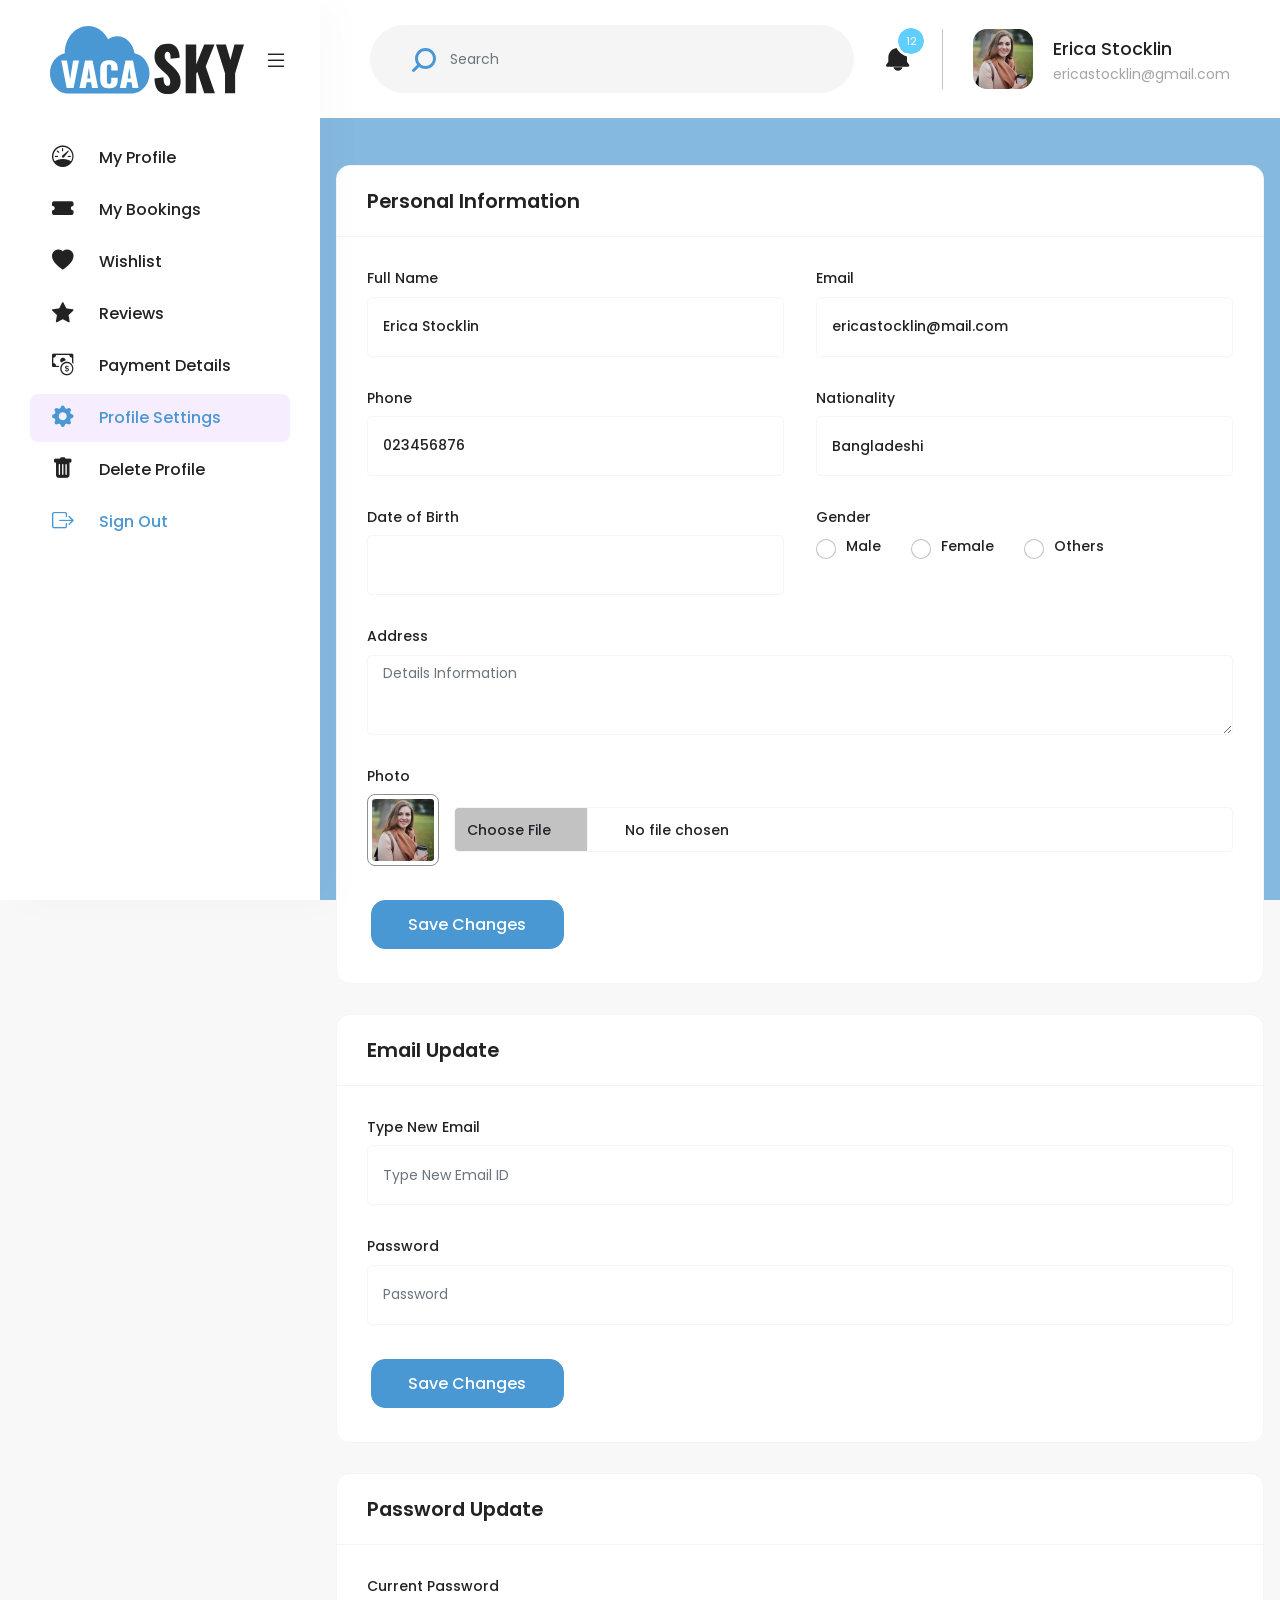
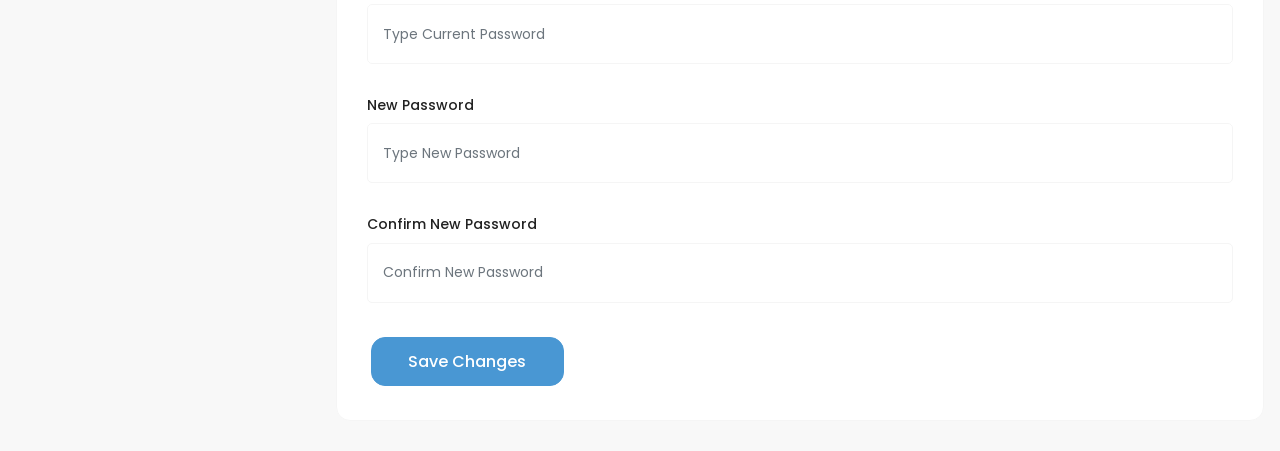
<file: dashboard/account-profile-edit.html>
<!DOCTYPE html>
<html>
    
<!-- Mirrored from wpthemebooster.com/demo/themeforest/html/vacasky/dashboard/account-profile-edit.html by HTTrack Website Copier/3.x [XR&CO'2014], Tue, 13 Aug 2024 05:21:24 GMT -->
<head>
        <meta charset="utf-8">
        <!-- Responsive -->
        <meta http-equiv="X-UA-Compatible" content="IE=edge">
        <meta name="viewport" content="width=device-width, initial-scale=1.0, maximum-scale=1.0, user-scalable=0">

        <link rel="shortcut icon" href="assets/img/favicon.png" type="image/x-icon">
        <link rel="icon" href="assets/img/favicon.png" type="image/x-icon">

        <title>Vacasky - Tour & Travel Agency HTML-5 Template | Dashboard</title>

        <link href="assets/css/main.css" rel="stylesheet">
        
    </head>


    <body class="bg-light forFixedNav">
        <!-- Preloader -->
        <div class="loader-wrap">
            <div class="preloader">
                <div class="preloader-close"><i class="bi bi-x-lg"></i></div>
                <div id="handle-preloader" class="handle-preloader">
                    <div class="animation-preloader">
                        <div class="spinner"></div>
                        <div class="txt-loading">
                            <span data-text-preloader="V" class="letters-loading">
                                V
                            </span>
                            <span data-text-preloader="A" class="letters-loading">
                                A
                            </span>
                            <span data-text-preloader="C" class="letters-loading">
                                C
                            </span>
                            <span data-text-preloader="A" class="letters-loading">
                                A
                            </span>
                            <span data-text-preloader="S" class="letters-loading">
                                S
                            </span>
                            <span data-text-preloader="K" class="letters-loading">
                                K
                            </span>
                            <span data-text-preloader="Y" class="letters-loading">
                                Y
                            </span>
                        </div>
                    </div>  
                </div>
            </div>
        </div>
        <!-- End Preloader -->

        <!-- Default Nav -->
        <header class="header vacasky-default-nav">				
            <div class="d-none d-xl-block">
                <div class="header-inner d-flex align-items-center justify-content-around justify-content-xl-between flex-wrap flex-xl-nowrap gap-3 gap-xl-5">
                    <div class="header-left-part d-flex align-items-center flex-grow-1 w-100">
                        <div class="header-search w-100">
                            <form class="search-form" action="https://wpthemebooster.com/demo/themeforest/html/vacasky/dashboard/search.php">
                                <input type="text" name="search" class="keyword form-control w-100" placeholder="Search">
                                <button type="submit" class="btn"><img src="assets/img/svg/search.svg" alt=""></button>
                            </form>
                        </div>
                    </div>

                    <div class="header-right-part d-flex align-items-center flex-shrink-0">
                        <ul class="nav-elements d-flex align-items-center list-unstyled m-0 p-0">
                            <li class="nav-item nav-notification dropdown">
                                <a href="#" class="nav-toggler" data-bs-toggle="dropdown" aria-expanded="false">
                                    <img src="assets/img/svg/bell.svg" alt="bell">
                                    <div class="badge rounded-circle">12</div>
                                </a>
                                <div class="dropdown-widget dropdown-menu p-0">
                                    <div class="dropdown-wrapper pd-50">
                                        <div class="dropdown-wrapper--title">
                                            <h4 class="d-flex align-items-center justify-content-between">Notifications <a href="#">View All</a></h4>
                                        </div>
                                        <ul class="notification-board list-unstyled">
                                            <li class="d-flex gap-3">
                                                <div class="media bg-primary text-white">
                                                    <i class="bi bi-lightning"></i>
                                                </div>
                                                <div class="flex-grow-1">
                                                    <p class="fs-16 fw-medium"><a href="#">Classic Italy Tour Package</a> is nearest you</a></h6>
                                                    <p class="d-flex align-items-center justify-content-between fw-semibold text-primary mb-0"> <span class="fs-14 text-gray fw-normal">2m ago</span> <span>Mark as read</span></p>
                                                </div>
                                            </li>
                                            <li class="d-flex gap-3">
                                                <div class="media bg-secondary text-white">
                                                    <i class="bi bi-lightning"></i>
                                                </div>
                                                <div class="flex-grow-1">
                                                    <p class="fs-16 fw-medium"><a href="#">Grand Elysée</a> hotel booking is confirmed.</p>
                                                    <p class="d-flex align-items-center justify-content-between fw-semibold text-primary mb-0"> <span class="fs-14 text-gray fw-normal">2m ago</span> <span>Mark as read</span></p>
                                                </div>
                                            </li>
                                        </ul>
                                        <h6 class="all-notifications mb-0"> <a href="#" class="btn bg-muted text-primary w-100 fw-semibold mt-3 ff-base">View All Notifications</a> </h6>
                                    </div>
                                </div>
                            </li>

                            <li class="nav-item nav-author">
                                <a href="#" class="nav-toggler" data-bs-toggle="dropdown" aria-expanded="false">
                                    <img src="assets/img/admin.jpg" alt="img" width="60" class="rounded-2">
                                    <div class="nav-toggler-content">
                                        <h5 class="ff-base fw-medium mb-0">Erica Stocklin</h5>
                                        <div class="ff-base fs-14 fw-normal text-gray">ericastocklin@gmail.com</div>
                                    </div>
                                </a>
                                <div class="dropdown-widget dropdown-menu p-0 admin-card">
                                    <div class="dropdown-wrapper">
                                        <div class="card mb-0">
                                            <div class="card-header p-3 text-center">
                                                <img src="assets/img/admin.jpg" alt="img" width="80" class="rounded-circle avatar">
                                                <div class="mt-2">
                                                    <h6 class="ff-base fw-medium mb-0">Erica Stocklin</h6>
                                                    <div class="ff-base fs-14 fw-normal text-gray">ericastocklin@gmail.com</div>
                                                </div>
                                            </div>
                                            <div class="card-body p-3">
                                                <ul class="list-unstyled p-0 m-0">
                                                    <li>
                                                        <a href="account-profile.html" class="fs-14 fw-normal text-dark d-block p-1"><i class="bi bi-person me-2"></i> Profile</a>
                                                    </li>
                                                    <li >
                                                        <a href="account-bookings.html" class="fs-14 fw-normal text-dark d-block p-1"><i class="bi bi-envelope me-2 "></i> My Bookings</a>
                                                    </li>
                                                    <li>
                                                        <a href="account-profile-edit.html" class="fs-14 fw-normal text-dark d-block p-1"><i class="bi bi-gear me-2"></i> Setting & Privacy</a>
                                                    </li>
                                                </ul>

                                            </div>
                                            <div class="card-footer p-3">
                                                <a href="login.html" class="btn btn-outline-gray bg-transparent w-100 py-2 rounded-1 text-dark fs-14 fw-medium"><i class="bi bi-box-arrow-right"></i> Logout</a>
                                            </div>
                                        </div>
                                    </div>
                                </div>
                            </li>
                        </ul>
                    </div>
                </div>
            </div>

            <div class="small-header d-flex align-items-center justify-content-between d-xl-none">
                <div class="logo">
                    <a href="../index.html" class="d-flex align-items-center gap-3 flex-shrink-0">
                        <img src="assets/img/footer-logo-2.svg" alt="logo">
                    </a>
                </div>
                <button type="button" class="vacasky-mobile-menu-opener"><span class="close"><i class="bi bi-arrow-left"></i></span> <span class="open"><i class="bi bi-list"></i></span></button>
            </div>
        </header>

        <!-- Vertical Nav -->
        <div class="vacasky-vertical-nav">
            <!-- Logo  -->
            <div class="logo d-flex align-items-center justify-content-between">
                <a href="../index.html" class="d-flex align-items-center gap-3 flex-shrink-0">
                    <img src="assets/img/footer-logo-2.svg" alt="logo">
                </a>
                <button type="button" class="vacasky-vertical-nav-toggle"><i class="bi bi-list"></i></button>
            </div>

            <div class="vacasky-navmenu">
                <ul class="main-menu">
                    <li class="menu-item"><a href="account-profile.html"><span class="nav-icon flex-shrink-0"><i class="bi bi-speedometer fs-24"></i></span> <span class="nav-text">My Profile</span></a></li>
                    <li class="menu-item"><a href="account-bookings.html"><span class="nav-icon flex-shrink-0"><i class="bi bi-ticket-fill fs-24"></i></span> <span class="nav-text">My Bookings</span></a></li>
                    <li class="menu-item"><a href="account-wishlist.html"><span class="nav-icon flex-shrink-0"><i class="bi bi-heart-fill fs-24"></i></span> <span class="nav-text">Wishlist</span></a></li>
                    <li class="menu-item"><a href="#"><span class="nav-icon flex-shrink-0"><i class="bi bi-star-fill fs-24"></i></span> <span class="nav-text">Reviews</span></a></li>
                    <li class="menu-item"><a href="account-payment-details.html"><span class="nav-icon flex-shrink-0"><i class="bi bi-cash-coin fs-24"></i></span> <span class="nav-text">Payment Details</span></a></li>
                    <li class="menu-item"><a href="account-profile-edit.html"><span class="nav-icon flex-shrink-0"><i class="bi bi-gear-fill fs-24"></i></span> <span class="nav-text">Profile Settings</span></a></li>
                    <li class="menu-item"><a href="#"><span class="nav-icon flex-shrink-0"><i class="bi bi-trash-fill fs-24"></i></span> <span class="nav-text">Delete Profile</span></a></li>
                    <li class="menu-item"><a href="register.html" class=" text-primary"><span class="nav-icon flex-shrink-0"><i class="bi bi-box-arrow-right fs-24"></i></span> <span class="nav-text">Sign Out</span></a></li>
                </ul>
            </div>
        </div>

        <!-- Main Wrapper-->
        <main class="main-wrapper">
            <div class="container-fluid">
                <div class="inner-contents">
                    
                    <!-- Personal Information -->
                    <div class="card">
                        <div class="card-header p-5 py-4">
                            <h4 class="mb-0 ff-base fw-semibold">Personal Information</h4>
                        </div>

                        <div class="card-body">
                            <form action="#" method="post">
                                <div class="row">
                                    <div class="col-md-6">
                                        <div class="form-group">
                                            <label class="form-label">Full Name</label>
                                            <input type="text" class="form-control" name="full_name" value="Erica Stocklin" placeholder="Full Name" required>
                                        </div>
                                    </div>

                                    <div class="col-md-6">
                                        <div class="form-group">
                                            <label class="form-label">Email</label>
                                            <input type="email" class="form-control" name="email" value="ericastocklin@mail.com" placeholder="Email ID" required>
                                        </div>
                                    </div>

                                    <div class="col-md-6">
                                        <div class="form-group">
                                            <label class="form-label">Phone</label>
                                            <input type="email" class="form-control" name="number" value="023456876" placeholder="Phone Number" required>
                                        </div>
                                    </div>

                                    <div class="col-md-6">
                                        <div class="form-group">
                                            <label class="form-label">Nationality</label>
                                            <select class="form-control" name="nationality">
                                                <option value="0">Bangladeshi</option>
                                                <option value="1">Indian</option>
                                                <option value="2">France</option>
                                                <option value="3">USA</option>
                                            </select>
                                        </div>
                                    </div>

                                    <div class="col-md-6">
                                        <div class="form-group">
                                            <label class="form-label">Date of Birth</label>
                                            <input type="text" class="form-control flatpickr bg-white" name="dob" value="" required>
                                        </div>
                                    </div>

                                    <div class="col-lg-6">
                                        <div class="form-group">
                                            <label class="form-label">Gender</label>
                                            <div class="d-flex align-items-center gap-5">
                                                <div class="form-check">
                                                    <input type="radio" class="form-check-input" id="radio1" name="radio" value="">
                                                    <label class="form-label mb-0" for="radio1">Male</label>
                                                </div>                                
                                                <div class="form-check">
                                                    <input type="radio" class="form-check-input" id="radio2" name="radio" value="">
                                                    <label class="form-label mb-0" for="radio2">Female</label>
                                                </div>
                                                <div class="form-check">
                                                    <input type="radio" class="form-check-input" id="radio3" name="radio" value="">
                                                    <label class="form-label mb-0" for="radio3">Others</label>
                                                </div>
                                            </div>
                                        </div>
                                    </div>

                                    <div class="col-md-12">
                                        <div class="form-group">
                                            <label class="form-label">Address</label>
                                            <textarea rows="5" id="address" class="form-control" name="address" id="address" placeholder="Details Information"></textarea>
                                        </div>

                                        <div class="form-group">
                                            <label class="form-label"> Photo </label>
                                            <div class="d-flex align-items-center gap-3">
                                                <div>
                                                    <img class="img-thumbnail rounded-1" src="assets/img/admin.jpg" alt="" width="80">
                                                </div>
                                                <div class="input-group">
                                                    <input type="file" class="form-control w-auto"  id="" required>
                                                </div>
                                            </div>
                                        </div>
                    
                                        <div class="form-group mb-0">
                                            <button type="submit" class="btn btn-primary">Save Changes</button>
                                        </div>
                                    </div>
                                </div>
                                
                            </form>
                        </div>
                    </div>

                    <!-- Email Update -->
                    <div class="card">
                        <div class="card-header p-5 py-4">
                            <h4 class="mb-0 ff-base fw-semibold">Email Update</h4>
                        </div>

                        <div class="card-body">
                            <form action="#" method="post">
                                <div class="row">
                                    <div class="col-md-12">
                                        <div class="form-group">
                                            <label class="form-label">Type New Email</label>
                                            <input type="email" class="form-control" name="n_email" value="" placeholder="Type New Email ID" required>
                                        </div>
                                    </div>

                                    <div class="col-md-12">
                                        <div class="form-group">
                                            <label class="form-label">Password</label>
                                            <input type="password" class="form-control" name="password" value="" placeholder="Password" required>
                                        </div>
                                    </div>

                                    <div class="col-md-12">
                                        <div class="form-group mb-0">
                                            <button type="submit" class="btn btn-primary">Save Changes</button>
                                        </div>
                                    </div>
                                </div>
                                
                            </form>
                        </div>
                    </div>

                    <!-- Password Update -->
                    <div class="card">
                        <div class="card-header p-5 py-4">
                            <h4 class="mb-0 ff-base fw-semibold">Password Update</h4>
                        </div>

                        <div class="card-body">
                            <form action="#" method="post">
                                <div class="row">
                                    <div class="col-md-12">
                                        <div class="form-group">
                                            <label class="form-label">Current Password</label>
                                            <input type="password" class="form-control" name="password" value="" placeholder="Type Current Password" required>
                                        </div>
                                    </div>

                                    <div class="col-md-12">
                                        <div class="form-group">
                                            <label class="form-label">New Password</label>
                                            <input type="password" class="form-control" name="n_password" value="" placeholder="Type New Password" required>
                                        </div>
                                    </div>

                                    <div class="col-md-12">
                                        <div class="form-group">
                                            <label class="form-label">Confirm New Password</label>
                                            <input type="password" class="form-control" name="cn_password" placeholder="Confirm New Password" value="" required>
                                        </div>
                                    </div>

                                    <div class="col-md-12">
                                        <div class="form-group mb-0">
                                            <button type="submit" class="btn btn-primary">Save Changes</button>
                                        </div>
                                    </div>
                                </div>
                                
                            </form>
                        </div>
                    </div>
    
                </div>
            </div>
        </main>

        

        <!-- Core JS -->
        <script src="assets/js/jquery-3.6.0.min.js"></script>
        <script src="assets/js/bootstrap.bundle.min.js"></script>
        
        <!-- Datatables -->
        <script src="plugins/datatables/js/jquery.dataTables.min.js"></script>
        <script src="plugins/datatables/js/datatables.init.js"></script>
        
        <!-- Date Picker -->
        <script src="plugins/flatpickr/flatpickr.min.js"></script>

        <!-- Theme Custom JS -->
        <script src="assets/js/theme.js"></script>

    </body>

<!-- Mirrored from wpthemebooster.com/demo/themeforest/html/vacasky/dashboard/account-profile-edit.html by HTTrack Website Copier/3.x [XR&CO'2014], Tue, 13 Aug 2024 05:21:24 GMT -->
</html>
</file>
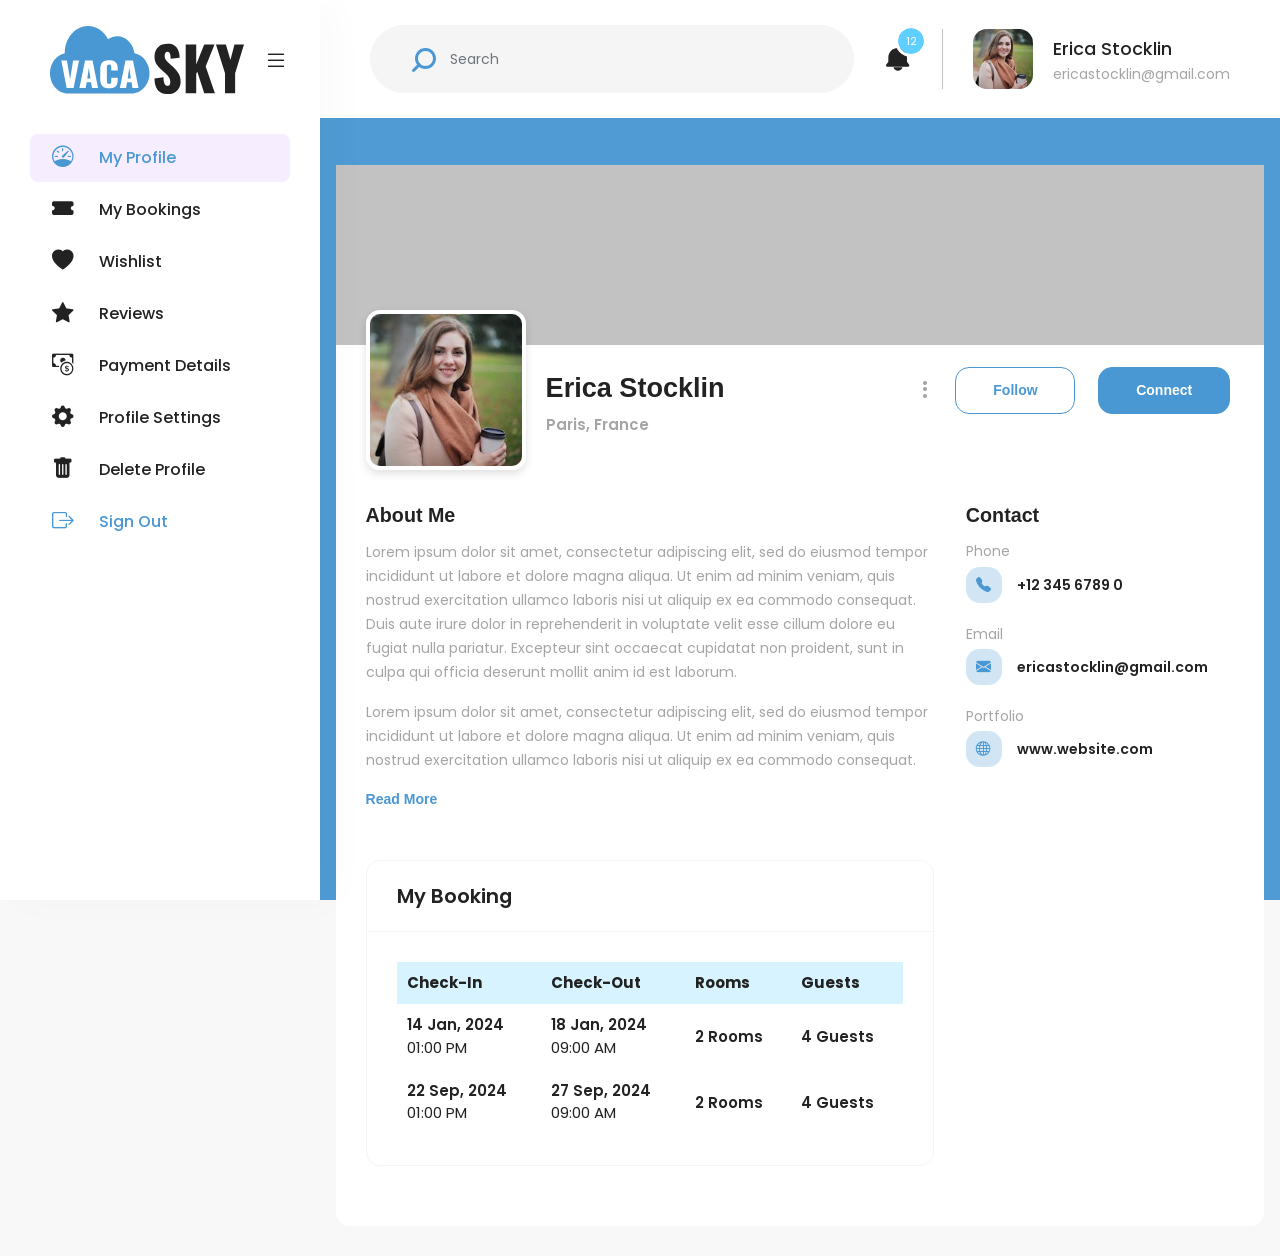
<file: dashboard/account-profile.html>
<!DOCTYPE html>
<html>
    
<!-- Mirrored from wpthemebooster.com/demo/themeforest/html/vacasky/dashboard/account-profile.html by HTTrack Website Copier/3.x [XR&CO'2014], Tue, 13 Aug 2024 05:21:09 GMT -->
<head>
        <meta charset="utf-8">
        <!-- Responsive -->
        <meta http-equiv="X-UA-Compatible" content="IE=edge">
        <meta name="viewport" content="width=device-width, initial-scale=1.0, maximum-scale=1.0, user-scalable=0">

        <link rel="shortcut icon" href="assets/img/favicon.png" type="image/x-icon">
        <link rel="icon" href="assets/img/favicon.png" type="image/x-icon">

        <title>Vacasky - Tour & Travel Agency HTML-5 Template | Dashboard</title>

        <link href="assets/css/main.css" rel="stylesheet">
        
    </head>


    <body class="bg-light forFixedNav">
        <!-- Preloader -->
        <div class="loader-wrap">
            <div class="preloader">
                <div class="preloader-close"><i class="bi bi-x-lg"></i></div>
                <div id="handle-preloader" class="handle-preloader">
                    <div class="animation-preloader">
                        <div class="spinner"></div>
                        <div class="txt-loading">
                            <span data-text-preloader="V" class="letters-loading">
                                V
                            </span>
                            <span data-text-preloader="A" class="letters-loading">
                                A
                            </span>
                            <span data-text-preloader="C" class="letters-loading">
                                C
                            </span>
                            <span data-text-preloader="A" class="letters-loading">
                                A
                            </span>
                            <span data-text-preloader="S" class="letters-loading">
                                S
                            </span>
                            <span data-text-preloader="K" class="letters-loading">
                                K
                            </span>
                            <span data-text-preloader="Y" class="letters-loading">
                                Y
                            </span>
                        </div>
                    </div>  
                </div>
            </div>
        </div>
        <!-- End Preloader -->

        <!-- Default Nav -->
        <header class="header vacasky-default-nav">				
            <div class="d-none d-xl-block">
                <div class="header-inner d-flex align-items-center justify-content-around justify-content-xl-between flex-wrap flex-xl-nowrap gap-3 gap-xl-5">
                    <div class="header-left-part d-flex align-items-center flex-grow-1 w-100">
                        <div class="header-search w-100">
                            <form class="search-form" action="https://wpthemebooster.com/demo/themeforest/html/vacasky/dashboard/search.php">
                                <input type="text" name="search" class="keyword form-control w-100" placeholder="Search">
                                <button type="submit" class="btn"><img src="assets/img/svg/search.svg" alt=""></button>
                            </form>
                        </div>
                    </div>

                    <div class="header-right-part d-flex align-items-center flex-shrink-0">
                        <ul class="nav-elements d-flex align-items-center list-unstyled m-0 p-0">
                            <li class="nav-item nav-notification dropdown">
                                <a href="#" class="nav-toggler" data-bs-toggle="dropdown" aria-expanded="false">
                                    <img src="assets/img/svg/bell.svg" alt="bell">
                                    <div class="badge rounded-circle">12</div>
                                </a>
                                <div class="dropdown-widget dropdown-menu p-0">
                                    <div class="dropdown-wrapper pd-50">
                                        <div class="dropdown-wrapper--title">
                                            <h4 class="d-flex align-items-center justify-content-between">Notifications <a href="#">View All</a></h4>
                                        </div>
                                        <ul class="notification-board list-unstyled">
                                            <li class="d-flex gap-3">
                                                <div class="media bg-primary text-white">
                                                    <i class="bi bi-lightning"></i>
                                                </div>
                                                <div class="flex-grow-1">
                                                    <p class="fs-16 fw-medium"><a href="#">Classic Italy Tour Package</a> is nearest you</a></h6>
                                                    <p class="d-flex align-items-center justify-content-between fw-semibold text-primary mb-0"> <span class="fs-14 text-gray fw-normal">2m ago</span> <span>Mark as read</span></p>
                                                </div>
                                            </li>
                                            <li class="d-flex gap-3">
                                                <div class="media bg-secondary text-white">
                                                    <i class="bi bi-lightning"></i>
                                                </div>
                                                <div class="flex-grow-1">
                                                    <p class="fs-16 fw-medium"><a href="#">Grand Elysée</a> hotel booking is confirmed.</p>
                                                    <p class="d-flex align-items-center justify-content-between fw-semibold text-primary mb-0"> <span class="fs-14 text-gray fw-normal">2m ago</span> <span>Mark as read</span></p>
                                                </div>
                                            </li>
                                        </ul>
                                        <h6 class="all-notifications mb-0"> <a href="#" class="btn bg-muted text-primary w-100 fw-semibold mt-3 ff-base">View All Notifications</a> </h6>
                                    </div>
                                </div>
                            </li>

                            <li class="nav-item nav-author">
                                <a href="#" class="nav-toggler" data-bs-toggle="dropdown" aria-expanded="false">
                                    <img src="assets/img/admin.jpg" alt="img" width="60" class="rounded-2">
                                    <div class="nav-toggler-content">
                                        <h5 class="ff-base fw-medium mb-0">Erica Stocklin</h5>
                                        <div class="ff-base fs-14 fw-normal text-gray">ericastocklin@gmail.com</div>
                                    </div>
                                </a>
                                <div class="dropdown-widget dropdown-menu p-0 admin-card">
                                    <div class="dropdown-wrapper">
                                        <div class="card mb-0">
                                            <div class="card-header p-3 text-center">
                                                <img src="assets/img/admin.jpg" alt="img" width="80" class="rounded-circle avatar">
                                                <div class="mt-2">
                                                    <h6 class="ff-base fw-medium mb-0">Erica Stocklin</h6>
                                                    <div class="ff-base fs-14 fw-normal text-gray">ericastocklin@gmail.com</div>
                                                </div>
                                            </div>
                                            <div class="card-body p-3">
                                                <ul class="list-unstyled p-0 m-0">
                                                    <li>
                                                        <a href="account-profile.html" class="fs-14 fw-normal text-dark d-block p-1"><i class="bi bi-person me-2"></i> Profile</a>
                                                    </li>
                                                    <li >
                                                        <a href="account-bookings.html" class="fs-14 fw-normal text-dark d-block p-1"><i class="bi bi-envelope me-2 "></i> My Bookings</a>
                                                    </li>
                                                    <li>
                                                        <a href="account-profile-edit.html" class="fs-14 fw-normal text-dark d-block p-1"><i class="bi bi-gear me-2"></i> Setting & Privacy</a>
                                                    </li>
                                                </ul>

                                            </div>
                                            <div class="card-footer p-3">
                                                <a href="login.html" class="btn btn-outline-gray bg-transparent w-100 py-2 rounded-1 text-dark fs-14 fw-medium"><i class="bi bi-box-arrow-right"></i> Logout</a>
                                            </div>
                                        </div>
                                    </div>
                                </div>
                            </li>
                        </ul>
                    </div>
                </div>
            </div>

            <div class="small-header d-flex align-items-center justify-content-between d-xl-none">
                <div class="logo">
                    <a href="../index.html" class="d-flex align-items-center gap-3 flex-shrink-0">
                        <img src="assets/img/footer-logo-2.svg" alt="logo">
                    </a>
                </div>
                <button type="button" class="vacasky-mobile-menu-opener"><span class="close"><i class="bi bi-arrow-left"></i></span> <span class="open"><i class="bi bi-list"></i></span></button>
            </div>
        </header>

        <!-- Vertical Nav -->
        <div class="vacasky-vertical-nav">
            <!-- Logo  -->
            <div class="logo d-flex align-items-center justify-content-between">
                <a href="../index.html" class="d-flex align-items-center gap-3 flex-shrink-0">
                    <img src="assets/img/footer-logo-2.svg" alt="logo">
                </a>
                <button type="button" class="vacasky-vertical-nav-toggle"><i class="bi bi-list"></i></button>
            </div>

            <div class="vacasky-navmenu">
                <ul class="main-menu">
                    <li class="menu-item"><a href="account-profile.html"><span class="nav-icon flex-shrink-0"><i class="bi bi-speedometer fs-24"></i></span> <span class="nav-text">My Profile</span></a></li>
                    <li class="menu-item"><a href="account-bookings.html"><span class="nav-icon flex-shrink-0"><i class="bi bi-ticket-fill fs-24"></i></span> <span class="nav-text">My Bookings</span></a></li>
                    <li class="menu-item"><a href="account-wishlist.html"><span class="nav-icon flex-shrink-0"><i class="bi bi-heart-fill fs-24"></i></span> <span class="nav-text">Wishlist</span></a></li>
                    <li class="menu-item"><a href="#"><span class="nav-icon flex-shrink-0"><i class="bi bi-star-fill fs-24"></i></span> <span class="nav-text">Reviews</span></a></li>
                    <li class="menu-item"><a href="account-payment-details.html"><span class="nav-icon flex-shrink-0"><i class="bi bi-cash-coin fs-24"></i></span> <span class="nav-text">Payment Details</span></a></li>
                    <li class="menu-item"><a href="account-profile-edit.html"><span class="nav-icon flex-shrink-0"><i class="bi bi-gear-fill fs-24"></i></span> <span class="nav-text">Profile Settings</span></a></li>
                    <li class="menu-item"><a href="#"><span class="nav-icon flex-shrink-0"><i class="bi bi-trash-fill fs-24"></i></span> <span class="nav-text">Delete Profile</span></a></li>
                    <li class="menu-item"><a href="register.html" class=" text-primary"><span class="nav-icon flex-shrink-0"><i class="bi bi-box-arrow-right fs-24"></i></span> <span class="nav-text">Sign Out</span></a></li>
                </ul>
            </div>
        </div>

        
        <!-- Main Wrapper-->
        <main class="main-wrapper">
            <div class="container-fluid">
                <div class="inner-contents">

                    <div class="card border-0 candidate-profile overflow-visible">
                        <div class="cover-photo bg-size-cover bg-position-center" style="background-image: url('assets/img/cover-photo.jpg');"></div>
                        <div class="card-body pt-0">
                            <div class="d-flex align-items-center justify-content-between gap-4 mb-5 flex-wrap"> 
                                <div class="d-flex align-items-center gap-4 flex-shrink-0">
                                    <img src="assets/img/admin.jpg" alt="img" width="160" height="160" class="profile-photo rounded-2"> 
                                    <div class="mt-5"> 
                                        <h2>Erica Stocklin</h2>
                                        <p class="fw-semibold text-gray mb-0">Paris, France</p> 
                                    </div>
                                </div> 
                                <div class="d-flex align-items-center gap-3">
                                    <div>
                                        <a href="#" data-bs-toggle="dropdown" class="fs-24 text-gray">
                                            <i class="bi bi-three-dots-vertical"></i>
                                        </a>
                                        <div class="dropdown-menu p-0">
                                            <a class="dropdown-item" href="profile.html">Profile</a>
                                            <a class="dropdown-item" href="#">Settings</a>
                                            <a class="dropdown-item text-danger" href="#">Logout</a>
                                        </div>
                                    </div>
                                    <a href="#" class="btn btn-outline-primary ff-heading fs-14 fw-bold">Follow</a>
                                    <a href="#" class="btn btn-primary ff-heading fs-14 fw-bold">Connect</a>
                                </div>
                            </div>

                            <div class="row">
                                <div class="col-xxl-8 col-lg-8 mb-5 mb-lg-0">
                                    <h4>About Me</h4>
                                    <p class="fs-14 text-gray">
                                        Lorem ipsum dolor sit amet, consectetur adipiscing elit, sed do eiusmod tempor incididunt ut labore et dolore magna aliqua. Ut enim ad minim veniam, quis nostrud exercitation ullamco laboris nisi ut aliquip ex ea commodo consequat. Duis aute irure dolor in reprehenderit in voluptate velit esse cillum dolore eu fugiat nulla pariatur. Excepteur sint occaecat cupidatat non proident, sunt in culpa qui officia deserunt mollit anim id est laborum.
                                    </p>
                                    <p class="fs-14 text-gray">
                                        Lorem ipsum dolor sit amet, consectetur adipiscing elit, sed do eiusmod tempor incididunt ut labore et dolore magna aliqua. Ut enim ad minim veniam, quis nostrud exercitation ullamco laboris nisi ut aliquip ex ea commodo consequat.
                                    </p>
                                    <a href="#" class="text-primary ff-heading fs-14 fw-bold">Read More</a>

                                    <!-- Booking Summary -->
                                    <div class="card mt-6">
                                        <div class="card-header p-5 py-4">
                                            <h4 class="mb-0 ff-base fw-semibold">My Booking</h4>
                                        </div>
                                        <div class="card-body">
                                            <table class="booking-table w-100">
                                                <thead class="bg-soft-info">
                                                    <tr>
                                                        <th class="p-2">Check-In</th>
                                                        <th class="p-2">Check-Out</th>
                                                        <th class="p-2">Rooms</th>
                                                        <th class="p-2">Guests</th>
                                                    </tr>
                                                </thead>
                                                <tbody>
                                                    <tr>
                                                        <td class="p-2">
                                                            <div class="fw-semibold">14 Jan, 2024</div>
                                                            <p class="mb-0">01:00 PM</p>
                                                        </td>
                                                        <td class="p-2">
                                                            <div class="fw-semibold">18 Jan, 2024</div>
                                                            <p class="mb-0">09:00 AM</p>
                                                        </td>
                                                        <td class="p-2">
                                                            <div class="fw-semibold">2 Rooms</div>
                                                        </td>
                                                        <td class="p-2">
                                                            <div class="fw-semibold">4 Guests</div>
                                                        </td>
                                                    </tr>

                                                    <tr>
                                                        <td class="p-2">
                                                            <div class="fw-semibold">22 Sep, 2024</div>
                                                            <p class="mb-0">01:00 PM</p>
                                                        </td>
                                                        <td class="p-2">
                                                            <div class="fw-semibold">27 Sep, 2024</div>
                                                            <p class="mb-0">09:00 AM</p>
                                                        </td>
                                                        <td class="p-2">
                                                            <div class="fw-semibold">2 Rooms</div>
                                                        </td>
                                                        <td class="p-2">
                                                            <div class="fw-semibold">4 Guests</div>
                                                        </td>
                                                    </tr>
                                                </tbody>
                                            </table>
                                        </div>
                                    </div>
                                </div>
                                <div class="col-xxl-4 col-lg-4">
                                    <div class="keep-sticky">
                                        <h4>Contact</h4>
                                        <ul class="list-unstyled d-flex flex-wrap gap-4">
                                            <li>
                                                <label class="fs-14 text-gray mb-1">Phone</label>
                                                <div class="d-flex align-items-center gap-3">
                                                    <div class="candidate--contact-icon bg-soft-primary text-center">
                                                        <i class="bi bi-telephone-fill"></i>
                                                    </div>
                                                    <div class="fs-14 fw-semibold"><a href="tel:+12 345 6789 0" class="text-dark">+12 345 6789 0</a></div>
                                                </div>
                                            </li>

                                            <li>
                                                <label class="fs-14 text-gray mb-1">Email</label>
                                                <div class="d-flex align-items-center gap-3">
                                                    <div class="candidate--contact-icon bg-soft-primary text-center">
                                                        <i class="bi bi-envelope-fill"></i>
                                                    </div>
                                                    <div class="fs-14 fw-semibold"><a href="mailto:ericastocklin@gmail.com" class="text-dark">ericastocklin@gmail.com</a></div>
                                                </div>
                                            </li>

                                            <li>
                                                <label class="fs-14 text-gray mb-1">Portfolio</label>
                                                <div class="d-flex align-items-center gap-3">
                                                    <div class="candidate--contact-icon bg-soft-primary text-center">
                                                        <i class="bi bi-globe"></i>
                                                    </div>
                                                    <div class="fs-14 fw-semibold"><a href="#" class="text-dark">www.website.com</a></div>
                                                </div>
                                            </li>
                                        </ul>
                                    </div>
                                </div>
                            </div>
                        </div>
                    </div>
                </div>
            </div>
        </main>
        

        <!-- Core JS -->
        <script src="assets/js/jquery-3.6.0.min.js"></script>
        <script src="assets/js/bootstrap.bundle.min.js"></script>

        <!-- Datatables -->
        <script src="plugins/datatables/js/jquery.dataTables.min.js"></script>
        <script src="plugins/datatables/js/datatables.init.js"></script>
        
        <!-- Date Picker -->
        <script src="plugins/flatpickr/flatpickr.min.js"></script>

        <!-- Date Picker -->
        <script src="plugins/jquery-repeater/jquery.repeater.html"></script>

        <!-- Theme Custom JS -->
        <script src="assets/js/theme.js"></script>

    </body>

<!-- Mirrored from wpthemebooster.com/demo/themeforest/html/vacasky/dashboard/account-profile.html by HTTrack Website Copier/3.x [XR&CO'2014], Tue, 13 Aug 2024 05:21:11 GMT -->
</html>
</file>
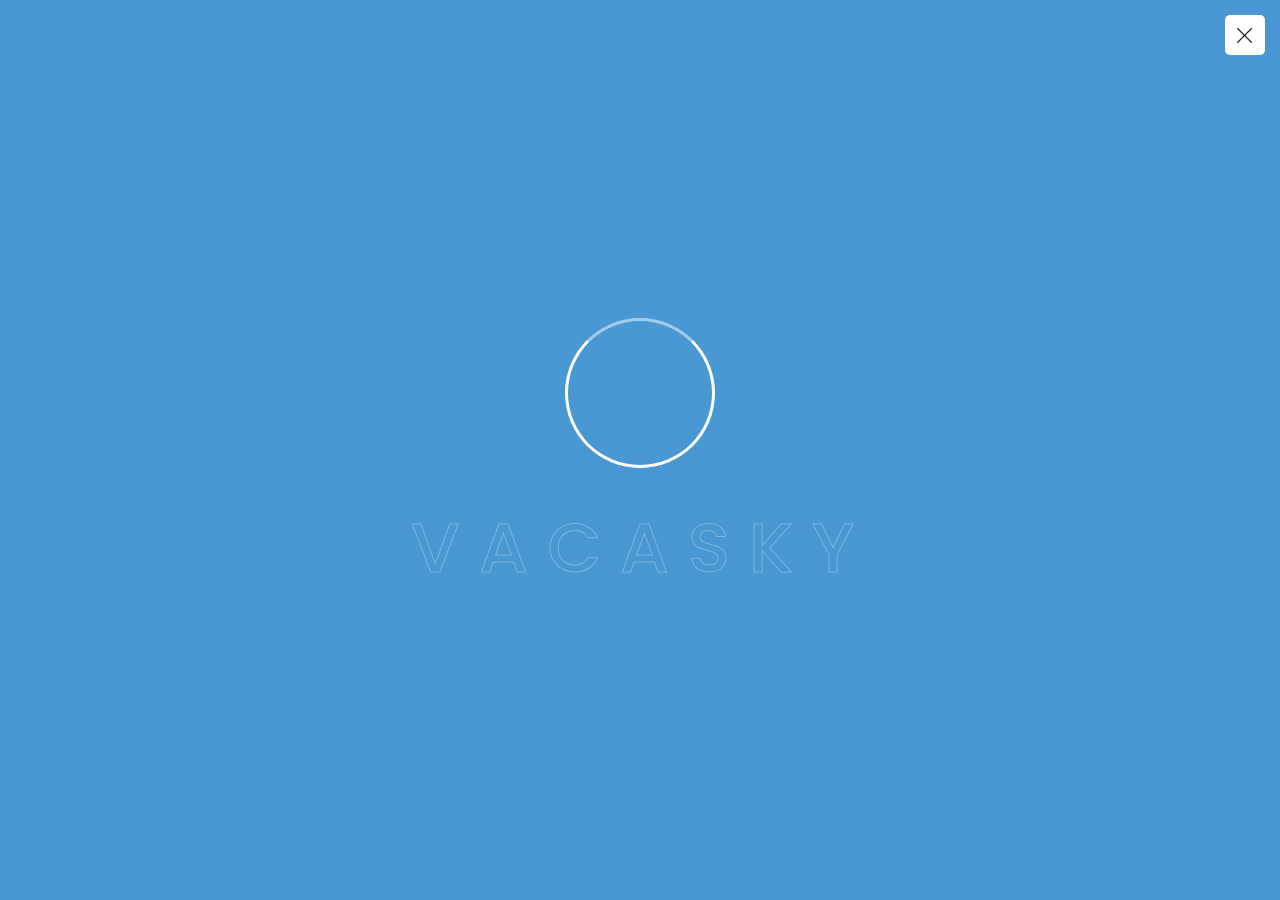
<file: dashboard/account-wishlist.html>
<!DOCTYPE html>
<html>
    
<!-- Mirrored from wpthemebooster.com/demo/themeforest/html/vacasky/dashboard/account-wishlist.html by HTTrack Website Copier/3.x [XR&CO'2014], Tue, 13 Aug 2024 05:21:24 GMT -->
<head>
        <meta charset="utf-8">
        <!-- Responsive -->
        <meta http-equiv="X-UA-Compatible" content="IE=edge">
        <meta name="viewport" content="width=device-width, initial-scale=1.0, maximum-scale=1.0, user-scalable=0">

        <link rel="shortcut icon" href="assets/img/favicon.png" type="image/x-icon">
        <link rel="icon" href="assets/img/favicon.png" type="image/x-icon">

        <title>Vacasky - Tour & Travel Agency HTML-5 Template | Dashboard</title>

        <link href="assets/css/main.css" rel="stylesheet">
        
    </head>


    <body class="bg-light forFixedNav">
        <!-- Preloader -->
        <div class="loader-wrap">
            <div class="preloader">
                <div class="preloader-close"><i class="bi bi-x-lg"></i></div>
                <div id="handle-preloader" class="handle-preloader">
                    <div class="animation-preloader">
                        <div class="spinner"></div>
                        <div class="txt-loading">
                            <span data-text-preloader="V" class="letters-loading">
                                V
                            </span>
                            <span data-text-preloader="A" class="letters-loading">
                                A
                            </span>
                            <span data-text-preloader="C" class="letters-loading">
                                C
                            </span>
                            <span data-text-preloader="A" class="letters-loading">
                                A
                            </span>
                            <span data-text-preloader="S" class="letters-loading">
                                S
                            </span>
                            <span data-text-preloader="K" class="letters-loading">
                                K
                            </span>
                            <span data-text-preloader="Y" class="letters-loading">
                                Y
                            </span>
                        </div>
                    </div>  
                </div>
            </div>
        </div>
        <!-- End Preloader -->

        <!-- Default Nav -->
        <header class="header vacasky-default-nav">				
            <div class="d-none d-xl-block">
                <div class="header-inner d-flex align-items-center justify-content-around justify-content-xl-between flex-wrap flex-xl-nowrap gap-3 gap-xl-5">
                    <div class="header-left-part d-flex align-items-center flex-grow-1 w-100">
                        <div class="header-search w-100">
                            <form class="search-form" action="https://wpthemebooster.com/demo/themeforest/html/vacasky/dashboard/search.php">
                                <input type="text" name="search" class="keyword form-control w-100" placeholder="Search">
                                <button type="submit" class="btn"><img src="assets/img/svg/search.svg" alt=""></button>
                            </form>
                        </div>
                    </div>

                    <div class="header-right-part d-flex align-items-center flex-shrink-0">
                        <ul class="nav-elements d-flex align-items-center list-unstyled m-0 p-0">
                            <li class="nav-item nav-notification dropdown">
                                <a href="#" class="nav-toggler" data-bs-toggle="dropdown" aria-expanded="false">
                                    <img src="assets/img/svg/bell.svg" alt="bell">
                                    <div class="badge rounded-circle">12</div>
                                </a>
                                <div class="dropdown-widget dropdown-menu p-0">
                                    <div class="dropdown-wrapper pd-50">
                                        <div class="dropdown-wrapper--title">
                                            <h4 class="d-flex align-items-center justify-content-between">Notifications <a href="#">View All</a></h4>
                                        </div>
                                        <ul class="notification-board list-unstyled">
                                            <li class="d-flex gap-3">
                                                <div class="media bg-primary text-white">
                                                    <i class="bi bi-lightning"></i>
                                                </div>
                                                <div class="flex-grow-1">
                                                    <p class="fs-16 fw-medium"><a href="#">Classic Italy Tour Package</a> is nearest you</a></h6>
                                                    <p class="d-flex align-items-center justify-content-between fw-semibold text-primary mb-0"> <span class="fs-14 text-gray fw-normal">2m ago</span> <span>Mark as read</span></p>
                                                </div>
                                            </li>
                                            <li class="d-flex gap-3">
                                                <div class="media bg-secondary text-white">
                                                    <i class="bi bi-lightning"></i>
                                                </div>
                                                <div class="flex-grow-1">
                                                    <p class="fs-16 fw-medium"><a href="#">Grand Elysée</a> hotel booking is confirmed.</p>
                                                    <p class="d-flex align-items-center justify-content-between fw-semibold text-primary mb-0"> <span class="fs-14 text-gray fw-normal">2m ago</span> <span>Mark as read</span></p>
                                                </div>
                                            </li>
                                        </ul>
                                        <h6 class="all-notifications mb-0"> <a href="#" class="btn bg-muted text-primary w-100 fw-semibold mt-3 ff-base">View All Notifications</a> </h6>
                                    </div>
                                </div>
                            </li>

                            <li class="nav-item nav-author">
                                <a href="#" class="nav-toggler" data-bs-toggle="dropdown" aria-expanded="false">
                                    <img src="assets/img/admin.jpg" alt="img" width="60" class="rounded-2">
                                    <div class="nav-toggler-content">
                                        <h5 class="ff-base fw-medium mb-0">Erica Stocklin</h5>
                                        <div class="ff-base fs-14 fw-normal text-gray">ericastocklin@gmail.com</div>
                                    </div>
                                </a>
                                <div class="dropdown-widget dropdown-menu p-0 admin-card">
                                    <div class="dropdown-wrapper">
                                        <div class="card mb-0">
                                            <div class="card-header p-3 text-center">
                                                <img src="assets/img/admin.jpg" alt="img" width="80" class="rounded-circle avatar">
                                                <div class="mt-2">
                                                    <h6 class="ff-base fw-medium mb-0">Erica Stocklin</h6>
                                                    <div class="ff-base fs-14 fw-normal text-gray">ericastocklin@gmail.com</div>
                                                </div>
                                            </div>
                                            <div class="card-body p-3">
                                                <ul class="list-unstyled p-0 m-0">
                                                    <li>
                                                        <a href="account-profile.html" class="fs-14 fw-normal text-dark d-block p-1"><i class="bi bi-person me-2"></i> Profile</a>
                                                    </li>
                                                    <li >
                                                        <a href="account-bookings.html" class="fs-14 fw-normal text-dark d-block p-1"><i class="bi bi-envelope me-2 "></i> My Bookings</a>
                                                    </li>
                                                    <li>
                                                        <a href="account-profile-edit.html" class="fs-14 fw-normal text-dark d-block p-1"><i class="bi bi-gear me-2"></i> Setting & Privacy</a>
                                                    </li>
                                                </ul>

                                            </div>
                                            <div class="card-footer p-3">
                                                <a href="login.html" class="btn btn-outline-gray bg-transparent w-100 py-2 rounded-1 text-dark fs-14 fw-medium"><i class="bi bi-box-arrow-right"></i> Logout</a>
                                            </div>
                                        </div>
                                    </div>
                                </div>
                            </li>
                        </ul>
                    </div>
                </div>
            </div>

            <div class="small-header d-flex align-items-center justify-content-between d-xl-none">
                <div class="logo">
                    <a href="../index.html" class="d-flex align-items-center gap-3 flex-shrink-0">
                        <img src="assets/img/footer-logo-2.svg" alt="logo">
                    </a>
                </div>
                <button type="button" class="vacasky-mobile-menu-opener"><span class="close"><i class="bi bi-arrow-left"></i></span> <span class="open"><i class="bi bi-list"></i></span></button>
            </div>
        </header>

        <!-- Vertical Nav -->
        <div class="vacasky-vertical-nav">
            <!-- Logo  -->
            <div class="logo d-flex align-items-center justify-content-between">
                <a href="../index.html" class="d-flex align-items-center gap-3 flex-shrink-0">
                    <img src="assets/img/footer-logo-2.svg" alt="logo">
                </a>
                <button type="button" class="vacasky-vertical-nav-toggle"><i class="bi bi-list"></i></button>
            </div>

            <div class="vacasky-navmenu">
                <ul class="main-menu">
                    <li class="menu-item"><a href="account-profile.html"><span class="nav-icon flex-shrink-0"><i class="bi bi-speedometer fs-24"></i></span> <span class="nav-text">My Profile</span></a></li>
                    <li class="menu-item"><a href="account-bookings.html"><span class="nav-icon flex-shrink-0"><i class="bi bi-ticket-fill fs-24"></i></span> <span class="nav-text">My Bookings</span></a></li>
                    <li class="menu-item"><a href="account-wishlist.html"><span class="nav-icon flex-shrink-0"><i class="bi bi-heart-fill fs-24"></i></span> <span class="nav-text">Wishlist</span></a></li>
                    <li class="menu-item"><a href="#"><span class="nav-icon flex-shrink-0"><i class="bi bi-star-fill fs-24"></i></span> <span class="nav-text">Reviews</span></a></li>
                    <li class="menu-item"><a href="account-payment-details.html"><span class="nav-icon flex-shrink-0"><i class="bi bi-cash-coin fs-24"></i></span> <span class="nav-text">Payment Details</span></a></li>
                    <li class="menu-item"><a href="account-profile-edit.html"><span class="nav-icon flex-shrink-0"><i class="bi bi-gear-fill fs-24"></i></span> <span class="nav-text">Profile Settings</span></a></li>
                    <li class="menu-item"><a href="#"><span class="nav-icon flex-shrink-0"><i class="bi bi-trash-fill fs-24"></i></span> <span class="nav-text">Delete Profile</span></a></li>
                    <li class="menu-item"><a href="register.html" class=" text-primary"><span class="nav-icon flex-shrink-0"><i class="bi bi-box-arrow-right fs-24"></i></span> <span class="nav-text">Sign Out</span></a></li>
                </ul>
            </div>
        </div>

        <!-- Main Wrapper-->
        <main class="main-wrapper">
            <div class="container-fluid">
                <div class="inner-contents">  
                    
                    <div class="card border-0">
                        <div class="card-header p-5 py-4 d-flex align-items-center justify-content-between gap-4">
                            <h4 class="mb-0 ff-base fw-semibold">My Wishlist</h4>
                            <div class="pe-1">
                                <a href="#" class="fs-14 fw-semibold text-danger">Remove All</a>
                                <div class="dropdown-menu p-0">
                                    <a class="dropdown-item" href="#">View</a>
                                    <a class="dropdown-item" href="#">Edit</a>
                                    <a class="dropdown-item text-danger" href="#">Remove</a>
                                </div>
                            </div>
                        </div>
                        <div class="card-body">
                            <div class="card p-3 rounded-2">
                                <div class="row">
                                    <div class="col-xxl-2 col-sm-2 pe-sm-2">
                                        <div class="card-image">
                                            <img src="assets/img/hotels/1.jpg" alt="img" class="rounded-2 w-100">
                                        </div>
                                    </div>
                                    <div class="col-xxl-10 col-sm-10">
                                        <div class="card-body p-sm-0 pe-sm-3 h-100 d-flex flex-column justify-content-evenly gap-3">
                                            <div class="d-flex align-baseline justify-content-between">
                                                <div>
                                                    <h3 class="ff-base fw-medium mb-1 mb-xxl-4"><a href="#" class="text-dark">Grand Elysée</a></h3>
                                                    <p class="fs-20 mb-0"><a href="#"><i class="bi bi-geo-alt-fill"></i> <span class="text-dark">Paris, France</span></a></p>
                                                </div>
                                                <div class="dropdown">
                                                    <a href="#" data-bs-toggle="dropdown" class="fs-24 text-dark">
                                                        <i class="bi bi-share-fill"></i>
                                                    </a>
                                                    <div class="dropdown-menu p-0">
                                                        <a class="dropdown-item" href="#"><i class="bi bi-facebook me-2"></i> Facebook</a>
                                                        <a class="dropdown-item" href="#"><i class="bi bi-instagram me-2"></i> Instagram</a>
                                                        <a class="dropdown-item" href="#"><i class="bi bi-linkedin me-2"></i> Linkedin</a>
                                                    </div>
                                                </div>
                                            </div>
                
                                            <div class="d-flex align-items-center justify-content-between">
                                                <div class="text-primary fs-20 fw-medium mb-0">$350 / Night</div>
                
                                                <div class="btn-group gap-1">
                                                    <button class="bg-soft-primary border-0 p-1 px-2 fs-20 lh-30 rounded-1" type="button" data-bs-toggle="tooltip" data-bs-placement="top" data-bs-title="Details" data-bs-custom-class="tooltip-primary">
                                                        <i class="bi bi-eye-fill"></i> 
                                                    </button>
                                                    <button class="bg-soft-danger border-0 p-1 px-2 fs-20 lh-30 rounded-1" type="button" data-bs-toggle="tooltip" data-bs-placement="top" data-bs-title="Remove" data-bs-custom-class="tooltip-primary">
                                                        <i class="bi bi-trash-fill"></i> 
                                                    </button>
                                                </div>
                                            </div>
                                        </div>
                                    </div>
                                </div>
                            </div>

                            <div class="card p-3 rounded-2">
                                <div class="row">
                                    <div class="col-xxl-2 col-sm-2 pe-sm-2">
                                        <div class="card-image">
                                            <img src="assets/img/hotels/2.jpg" alt="img" class="rounded-2 w-100">
                                        </div>
                                    </div>
                                    <div class="col-xxl-10 col-sm-10">
                                        <div class="card-body p-sm-0 pe-sm-3 h-100 d-flex flex-column justify-content-evenly gap-3">
                                            <div class="d-flex align-baseline justify-content-between">
                                                <div>
                                                    <h3 class="ff-base fw-medium mb-1 mb-xxl-4"><a href="#" class="text-dark">Seaside Santorini</a></h3>
                                                    <p class="fs-20 mb-0"><a href="#"><i class="bi bi-geo-alt-fill"></i> <span class="text-dark">Santorini, Greece</span></a></p>
                                                </div>
                                                <div class="dropdown">
                                                    <a href="#" data-bs-toggle="dropdown" class="fs-24 text-dark">
                                                        <i class="bi bi-share-fill"></i>
                                                    </a>
                                                    <div class="dropdown-menu p-0">
                                                        <a class="dropdown-item" href="#"><i class="bi bi-facebook me-2"></i> Facebook</a>
                                                        <a class="dropdown-item" href="#"><i class="bi bi-instagram me-2"></i> Instagram</a>
                                                        <a class="dropdown-item" href="#"><i class="bi bi-linkedin me-2"></i> Linkedin</a>
                                                    </div>
                                                </div>
                                            </div>
                
                                            <div class="d-flex align-items-center justify-content-between">
                                                <div class="text-primary fs-20 fw-medium mb-0">$200 / Night</div>
                
                                                <div class="btn-group gap-1">
                                                    <button class="bg-soft-primary border-0 p-1 px-2 fs-20 lh-30 rounded-1" type="button" data-bs-toggle="tooltip" data-bs-placement="top" data-bs-title="Details" data-bs-custom-class="tooltip-primary">
                                                        <i class="bi bi-eye-fill"></i> 
                                                    </button>
                                                    <button class="bg-soft-danger border-0 p-1 px-2 fs-20 lh-30 rounded-1" type="button" data-bs-toggle="tooltip" data-bs-placement="top" data-bs-title="Remove" data-bs-custom-class="tooltip-primary">
                                                        <i class="bi bi-trash-fill"></i> 
                                                    </button>
                                                </div>
                                            </div>
                                        </div>
                                    </div>
                                </div>
                            </div>
    
                            <div class="card p-3 rounded-2">
                                <div class="row">
                                    <div class="col-xxl-2 col-sm-2 pe-sm-2">
                                        <div class="card-image">
                                            <img src="assets/img/hotels/3.jpg" alt="img" class="rounded-2 w-100">
                                        </div>
                                    </div>
                                    <div class="col-xxl-10 col-sm-10">
                                        <div class="card-body p-sm-0 pe-sm-3 h-100 d-flex flex-column justify-content-evenly gap-3">
                                            <div class="d-flex align-baseline justify-content-between">
                                                <div>
                                                    <h3 class="ff-base fw-medium mb-1 mb-xxl-4"><a href="#" class="text-dark">Imperial Palace</a></h3>
                                                    <p class="fs-20 mb-0"><a href="#"><i class="bi bi-geo-alt-fill"></i> <span class="text-dark">Istanbul, Turkey</span></a></p>
                                                </div>
                                                <div class="dropdown">
                                                    <a href="#" data-bs-toggle="dropdown" class="fs-24 text-dark">
                                                        <i class="bi bi-share-fill"></i>
                                                    </a>
                                                    <div class="dropdown-menu p-0">
                                                        <a class="dropdown-item" href="#"><i class="bi bi-facebook me-2"></i> Facebook</a>
                                                        <a class="dropdown-item" href="#"><i class="bi bi-instagram me-2"></i> Instagram</a>
                                                        <a class="dropdown-item" href="#"><i class="bi bi-linkedin me-2"></i> Linkedin</a>
                                                    </div>
                                                </div>
                                            </div>
                
                                            <div class="d-flex align-items-center justify-content-between">
                                                <div class="text-primary fs-20 fw-medium mb-0">$400 / Night</div>
                
                                                <div class="btn-group gap-1">
                                                    <button class="bg-soft-primary border-0 p-1 px-2 fs-20 lh-30 rounded-1" type="button" data-bs-toggle="tooltip" data-bs-placement="top" data-bs-title="Details" data-bs-custom-class="tooltip-primary">
                                                        <i class="bi bi-eye-fill"></i> 
                                                    </button>
                                                    <button class="bg-soft-danger border-0 p-1 px-2 fs-20 lh-30 rounded-1" type="button" data-bs-toggle="tooltip" data-bs-placement="top" data-bs-title="Remove" data-bs-custom-class="tooltip-primary">
                                                        <i class="bi bi-trash-fill"></i> 
                                                    </button>
                                                </div>
                                            </div>
                                        </div>
                                    </div>
                                </div>
                            </div>
                        </div>
                    </div>
    
                </div>
            </div>
        </main>
        

        <!-- Core JS -->
        <script src="assets/js/jquery-3.6.0.min.js"></script>
        <script src="assets/js/bootstrap.bundle.min.js"></script>

        <!-- Datatables -->
        <script src="plugins/datatables/js/jquery.dataTables.min.js"></script>
        <script src="plugins/datatables/js/datatables.init.js"></script>
        
        <!-- Date Picker -->
        <script src="plugins/flatpickr/flatpickr.min.js"></script>

        <!-- Date Picker -->
        <script src="plugins/jquery-repeater/jquery.repeater.html"></script>

        <!-- Theme Custom JS -->
        <script src="assets/js/theme.js"></script>

    </body>

<!-- Mirrored from wpthemebooster.com/demo/themeforest/html/vacasky/dashboard/account-wishlist.html by HTTrack Website Copier/3.x [XR&CO'2014], Tue, 13 Aug 2024 05:21:24 GMT -->
</html>
</file>
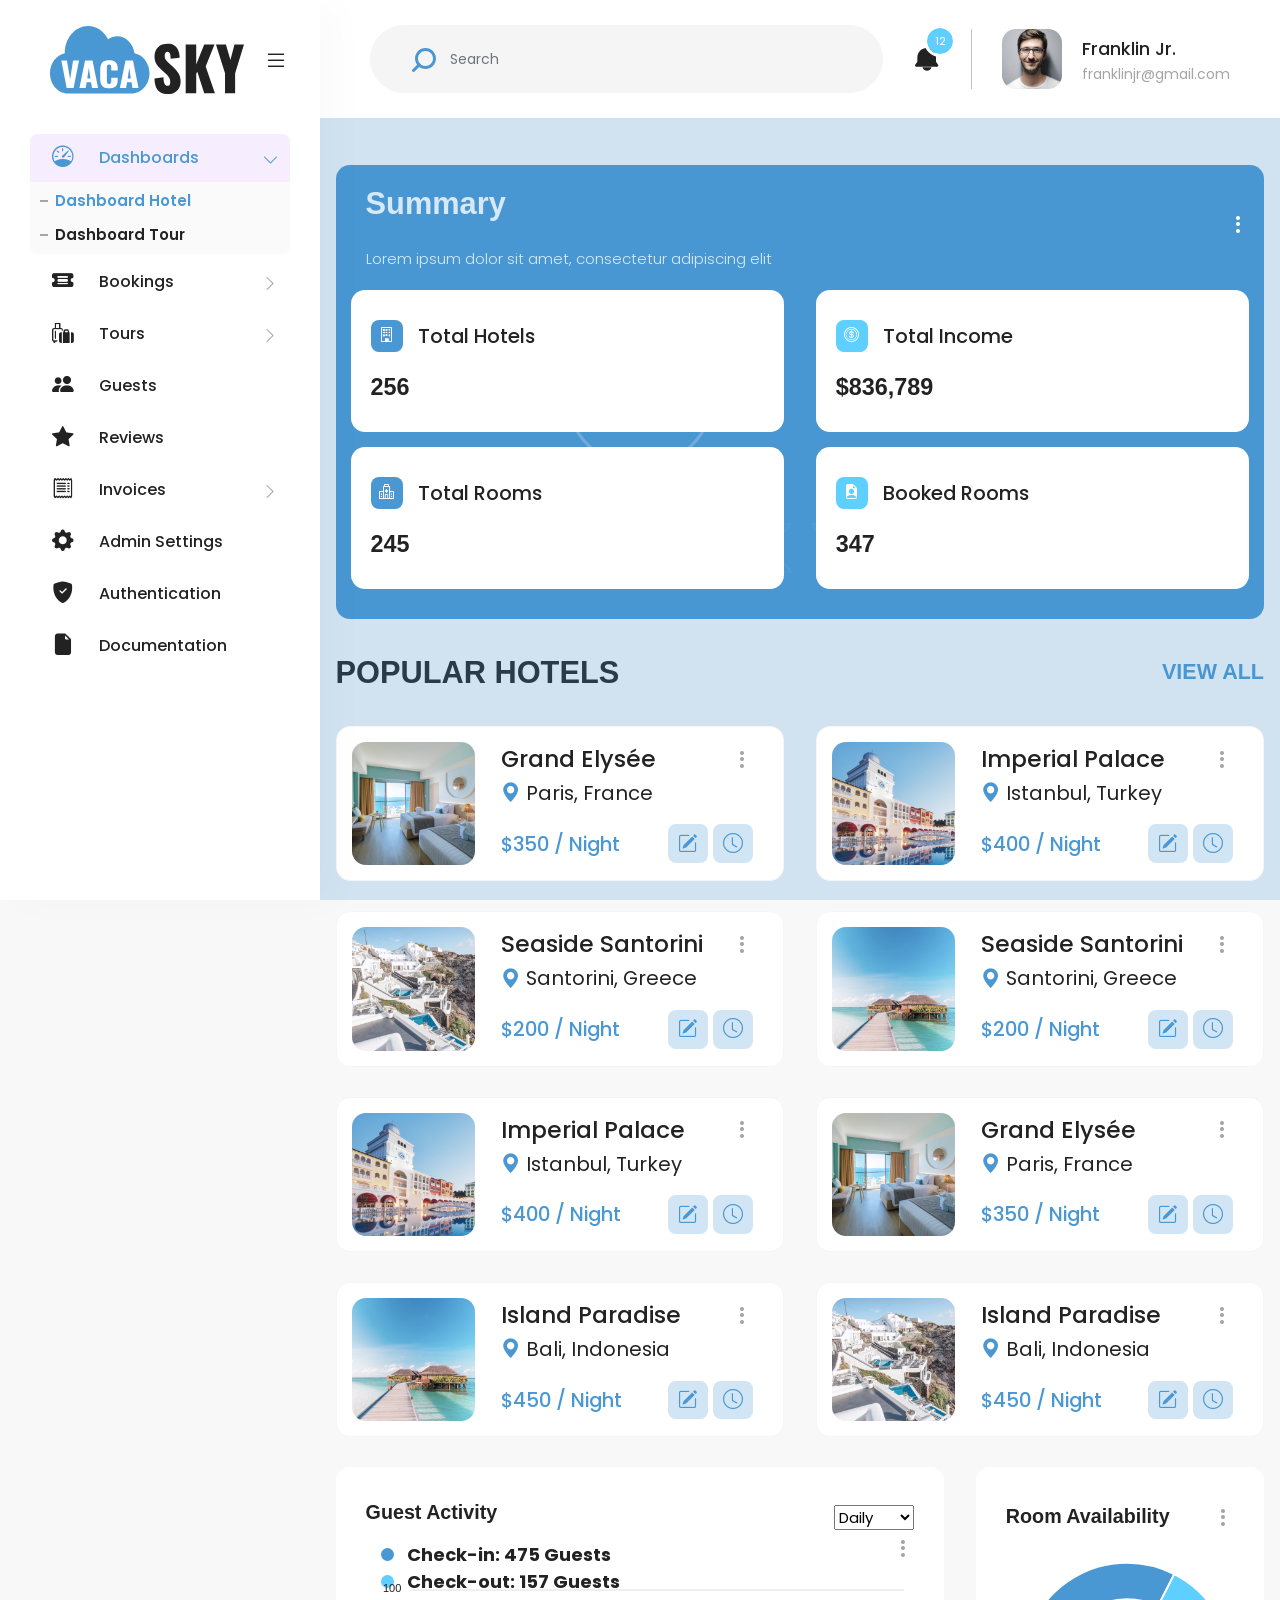
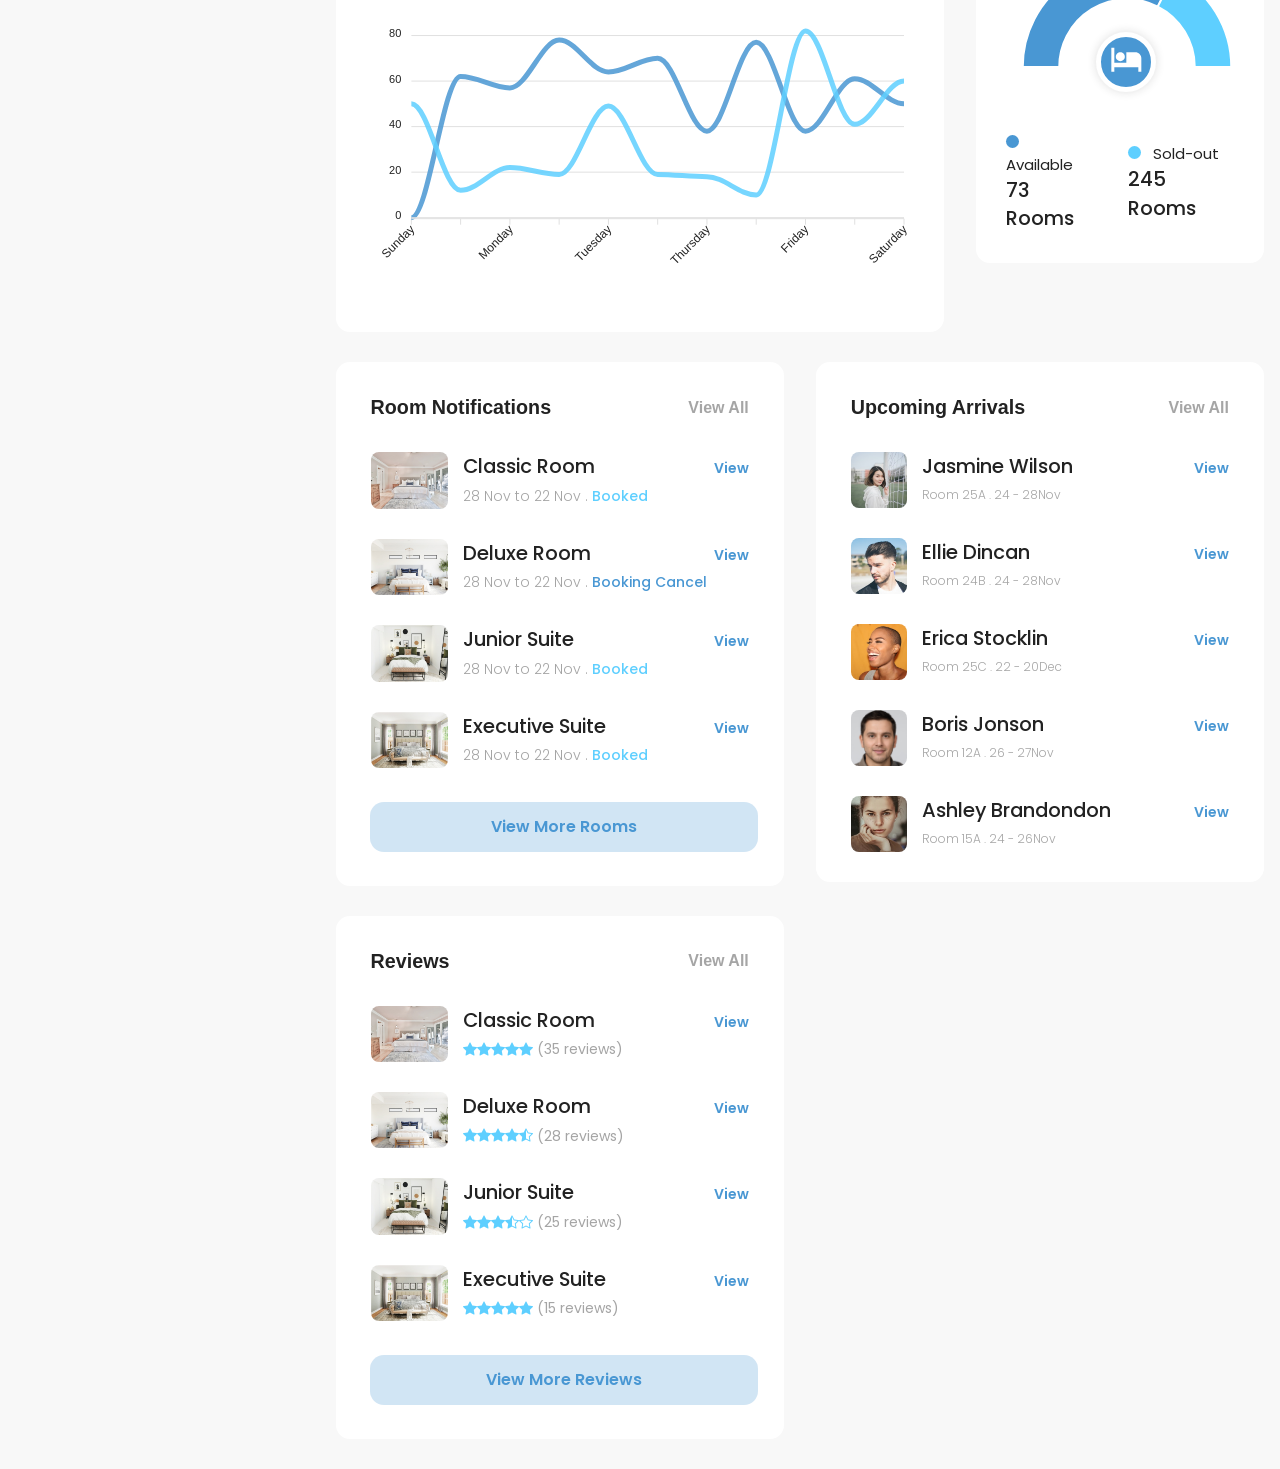
<file: dashboard/dashboard-hotel.html>
<!DOCTYPE html>
<html>
    
<!-- Mirrored from wpthemebooster.com/demo/themeforest/html/vacasky/dashboard/dashboard-hotel.html by HTTrack Website Copier/3.x [XR&CO'2014], Tue, 13 Aug 2024 05:20:57 GMT -->
<head>
        <meta charset="utf-8">
        <!-- Responsive -->
        <meta http-equiv="X-UA-Compatible" content="IE=edge">
        <meta name="viewport" content="width=device-width, initial-scale=1.0, maximum-scale=1.0, user-scalable=0">

        <link rel="shortcut icon" href="assets/img/favicon.png" type="image/x-icon">
        <link rel="icon" href="assets/img/favicon.png" type="image/x-icon">

        <title>Vacasky - Tour & Travel Agency HTML-5 Template | Dashboard</title>

        <link href="assets/css/main.css" rel="stylesheet">
        
    </head>


    <body class="bg-light forFixedNav">
        <!-- Preloader -->
        <div class="loader-wrap">
            <div class="preloader">
                <div class="preloader-close"><i class="bi bi-x-lg"></i></div>
                <div id="handle-preloader" class="handle-preloader">
                    <div class="animation-preloader">
                        <div class="spinner"></div>
                        <div class="txt-loading">
                            <span data-text-preloader="V" class="letters-loading">
                                V
                            </span>
                            <span data-text-preloader="A" class="letters-loading">
                                A
                            </span>
                            <span data-text-preloader="C" class="letters-loading">
                                C
                            </span>
                            <span data-text-preloader="A" class="letters-loading">
                                A
                            </span>
                            <span data-text-preloader="S" class="letters-loading">
                                S
                            </span>
                            <span data-text-preloader="K" class="letters-loading">
                                K
                            </span>
                            <span data-text-preloader="Y" class="letters-loading">
                                Y
                            </span>
                        </div>
                    </div>  
                </div>
            </div>
        </div>
        <!-- End Preloader -->

        <!-- Default Nav -->
        <header class="header vacasky-default-nav">				
            <div class="d-none d-xl-block">
                <div class="header-inner d-flex align-items-center justify-content-around justify-content-xl-between flex-wrap flex-xl-nowrap gap-3 gap-xl-5">
                    <div class="header-left-part d-flex align-items-center flex-grow-1 w-100">
                        <div class="header-search w-100">
                            <form class="search-form" action="https://wpthemebooster.com/demo/themeforest/html/vacasky/dashboard/search.php">
                                <input type="text" name="search" class="keyword form-control w-100" placeholder="Search">
                                <button type="submit" class="btn"><img src="assets/img/svg/search.svg" alt=""></button>
                            </form>
                        </div>
                    </div>

                    <div class="header-right-part d-flex align-items-center flex-shrink-0">
                        <ul class="nav-elements d-flex align-items-center list-unstyled m-0 p-0">
                            <li class="nav-item nav-notification dropdown">
                                <a href="#" class="nav-toggler" data-bs-toggle="dropdown" aria-expanded="false">
                                    <img src="assets/img/svg/bell.svg" alt="bell">
                                    <div class="badge rounded-circle">12</div>
                                </a>
                                <div class="dropdown-widget dropdown-menu p-0">
                                    <div class="dropdown-wrapper pd-50">
                                        <div class="dropdown-wrapper--title">
                                            <h4 class="d-flex align-items-center justify-content-between">Notifications <a href="#">View All</a></h4>
                                        </div>
                                        <ul class="notification-board list-unstyled">
                                            <li class="d-flex gap-3">
                                                <div class="media bg-primary text-white">
                                                    <i class="bi bi-lightning"></i>
                                                </div>
                                                <div class="flex-grow-1">
                                                    <p class="fs-16 fw-medium"><a href="#">Classic Italy Tour Package</a> is nearest you</a></h6>
                                                    <p class="d-flex align-items-center justify-content-between fw-semibold text-primary mb-0"> <span class="fs-14 text-gray fw-normal">2m ago</span> <span>Mark as read</span></p>
                                                </div>
                                            </li>
                                            <li class="d-flex gap-3">
                                                <div class="media bg-secondary text-white">
                                                    <i class="bi bi-lightning"></i>
                                                </div>
                                                <div class="flex-grow-1">
                                                    <p class="fs-16 fw-medium"><a href="#">Grand Elysée</a> hotel booking is confirmed.</p>
                                                    <p class="d-flex align-items-center justify-content-between fw-semibold text-primary mb-0"> <span class="fs-14 text-gray fw-normal">2m ago</span> <span>Mark as read</span></p>
                                                </div>
                                            </li>
                                        </ul>
                                        <h6 class="all-notifications mb-0"> <a href="#" class="btn bg-muted text-primary w-100 fw-semibold mt-3 ff-base">View All Notifications</a> </h6>
                                    </div>
                                </div>
                            </li>

                            <li class="nav-item nav-author">
                                <a href="#" class="nav-toggler" data-bs-toggle="dropdown" aria-expanded="false">
                                    <img src="assets/img/nav_author.jpg" alt="img" width="60" class="rounded-2">
                                    <div class="nav-toggler-content">
                                        <h5 class="ff-base fw-medium mb-0">Franklin Jr.</h5>
                                        <div class="ff-base fs-14 fw-normal text-gray">franklinjr@gmail.com</div>
                                    </div>
                                </a>
                                <div class="dropdown-widget dropdown-menu p-0 admin-card">
                                    <div class="dropdown-wrapper">
                                        <div class="card mb-0">
                                            <div class="card-header p-3 text-center">
                                                <img src="assets/img/nav_author.jpg" alt="img" width="80" class="rounded-circle avatar">
                                                <div class="mt-2">
                                                    <h6 class="ff-base fw-medium mb-0">Franklin Jr.</h6>
                                                    <div class="ff-base fs-14 fw-normal text-gray">franklinjr@gmail.com</div>
                                                </div>
                                            </div>
                                            <div class="card-body p-3">
                                                <ul class="list-unstyled p-0 m-0">
                                                    <li>
                                                        <a href="profile.html" class="fs-14 fw-normal text-dark d-block p-1"><i class="bi bi-person me-2"></i> Profile</a>
                                                    </li>
                                                    <li >
                                                        <a href="email.html" class="fs-14 fw-normal text-dark d-block p-1"><i class="bi bi-envelope me-2 "></i> Inbox</a>
                                                    </li>
                                                    <li>
                                                        <a href="#" class="fs-14 fw-normal text-dark d-block p-1"><i class="bi bi-gear me-2"></i> Setting & Privacy</a>
                                                    </li>
                                                </ul>

                                            </div>
                                            <div class="card-footer p-3">
                                                <a href="login.html" class="btn btn-outline-gray bg-transparent w-100 py-2 rounded-1 text-dark fs-14 fw-medium"><i class="bi bi-box-arrow-right"></i> Logout</a>
                                            </div>
                                        </div>
                                    </div>
                                </div>
                            </li>
                        </ul>
                    </div>
                </div>
            </div>

            <div class="small-header d-flex align-items-center justify-content-between d-xl-none">
                <div class="logo">
                    <a href="../index.html" class="d-flex align-items-center gap-3 flex-shrink-0">
                        <img src="assets/img/footer-logo-2.svg" alt="logo">
                    </a>
                </div>
                <button type="button" class="vacasky-mobile-menu-opener"><span class="close"><i class="bi bi-arrow-left"></i></span> <span class="open"><i class="bi bi-list"></i></span></button>
            </div>
        </header>

        <!-- Vertical Nav -->
        <div class="vacasky-vertical-nav">
            <!-- Logo  -->
            <div class="logo d-flex align-items-center justify-content-between">
                <a href="../index.html" class="d-flex align-items-center gap-3 flex-shrink-0">
                    <img src="assets/img/footer-logo-2.svg" alt="logo">
                </a>
                <button type="button" class="vacasky-vertical-nav-toggle"><i class="bi bi-list"></i></button>
            </div>

            <div class="vacasky-navmenu">
                <ul class="main-menu">
                    <li class="menu-item menu-item-has-children"><a href="#"> <span class="nav-icon flex-shrink-0"><i class="bi bi-speedometer fs-24"></i></span> <span class="nav-text">Dashboards</span></a> 
                        <ul class="sub-menu">
                            <li class="menu-item"><a href="dashboard-hotel.html"> Dashboard Hotel</a></li>
                            <li class="menu-item"><a href="dashboard-tour.html"> Dashboard Tour</a></li>
                        </ul>
                        <span class='submenu-opener'><i class='bi bi-chevron-right'></i></span>
                    </li>
                    <li class="menu-item menu-item-has-children"><a href="#"> <span class="nav-icon flex-shrink-0"><i class="bi bi-ticket-detailed-fill fs-24"></i></span> <span class="nav-text">Bookings</span></a> 
                        <ul class="sub-menu">
                            <li class="menu-item"><a href="hotel-list.html"> Hotel Booking List</a></li>
                            <li class="menu-item"><a href="hotel-booking-details.html"> Hotel Booking Details</a></li>
                        </ul>
                        <span class='submenu-opener'><i class='bi bi-chevron-right'></i></span>
                    </li>

                    <li class="menu-item menu-item-has-children"><a href="#"> <span class="nav-icon flex-shrink-0"><i class="bi bi-luggage-fill fs-24"></i></span> <span class="nav-text">Tours</span></a> 
                        <ul class="sub-menu">
                            <li class="menu-item"><a href="tour-list.html"> Tour Package List</a></li>
                            <li class="menu-item"><a href="tour-package-details.html"> Tour Package Details</a></li>
                        </ul>
                        <span class='submenu-opener'><i class='bi bi-chevron-right'></i></span>
                    </li>

                    <li class="menu-item"><a href="#"><span class="nav-icon flex-shrink-0"><i class="bi bi-people-fill fs-24"></i></span> <span class="nav-text">Guests</span></a></li>
                    <li class="menu-item"><a href="#"><span class="nav-icon flex-shrink-0"><i class="bi bi-star-fill fs-24"></i></span> <span class="nav-text">Reviews</span></a></li>
                    <li class="menu-item menu-item-has-children"><a href="#"> <span class="nav-icon flex-shrink-0"><i class="bi bi-receipt fs-24"></i></span> <span class="nav-text">Invoices</span></a> 
                        <ul class="sub-menu">
                            <li class="menu-item"><a href="invoices-list.html"> Invoice List</a></li>
                            <li class="menu-item"><a href="invoice-details.html"> Invoice Details</a></li>
                            
                        </ul>
                        <span class='submenu-opener'><i class='bi bi-chevron-right'></i></span>
                    </li>
                    <li class="menu-item"><a href="#"><span class="nav-icon flex-shrink-0"><i class="bi bi-gear-fill fs-24"></i></span> <span class="nav-text">Admin Settings</span></a></li>
                    <li class="menu-item"><a href="#"><span class="nav-icon flex-shrink-0"><i class="bi bi-shield-fill-check fs-24"></i></span> <span class="nav-text">Authentication</span></a></li>
                    <li class="menu-item"><a href="#"><span class="nav-icon flex-shrink-0"><i class="bi bi-file-earmark-fill fs-24"></i></span> <span class="nav-text">Documentation</span></a></li>
                    
                </ul>
            </div>
        </div>

        <!-- Main Wrapper-->
        <main class="main-wrapper">
            <div class="container-fluid">
                <div class="inner-contents">   
                    
                    <div class="bg-primary px-3 px-xxl-6 py-3 py-xxl-4 rounded-2">
                        <div class="row align-items-center">
                            <div class="col-xxl-3 col-9">
                                <div class="px-3 text-white">
                                    <h1 class="text-white lh-50 mb-4">Summary</h1>
                                    <p class="mb-0 fw-light">Lorem ipsum dolor sit amet, consectetur adipiscing elit</p>
                                </div>
                            </div>

                            <div class="col-xxl-8 col-12 order-2 order-xxl-0 mt-4 mt-xxl-0 px-xxl-0">
                                <div class="row align-items-center flex-wrap">
                                    <div class="col-xxl-3 col-md-6">
                                        <div class="card border-0 card-graph mb-3 mb-xxl-0">
                                            <div class="card-body px-4 pe-0">
                                                <div class="card-img d-flex align-items-center gap-3 flex-wrap">
                                                    <span class="d-inline-block bg-primary text-white flex-shrink-0"><i class="bi bi-building"></i></span>
                                                    <h6 class="mb-0 ff-base fs-20 fw-medium">Total Hotels</h6>
                                                </div>
                                                <div class="card-content mt-4">
                                                    <h3 class="mb-0">256</h3>
                                                </div>
                                            </div>
                                        </div>
                                    </div>
            
                                    <div class="col-xxl-3 col-md-6">
                                        <div class="card border-0 card-graph mb-3 mb-xxl-0">
                                            <div class="card-body px-4 pe-0">
                                                <div class="card-img d-flex align-items-center gap-3 flex-wrap">
                                                    <span class="d-inline-block bg-info text-white flex-shrink-0"><i class="bi bi-coin"></i></span>
                                                    <h6 class="mb-0 ff-base fs-20 fw-medium">Total Income</h6>
                                                </div>
                                                <div class="card-content mt-4">
                                                    <h3 class="mb-0">$836,789</h3>
                                                </div>
                                            </div>
                                        </div>
                                    </div>
            
                                    <div class="col-xxl-3 col-md-6">
                                        <div class="card border-0 card-graph mb-3 mb-xxl-0">
                                            <div class="card-body px-4 pe-0">
                                                <div class="card-img d-flex align-items-center gap-3 flex-wrap">
                                                    <span class="d-inline-block bg-primary text-white flex-shrink-0"><i class="bi bi-hospital"></i></span>
                                                    <h6 class="mb-0 ff-base fs-20 fw-medium">Total Rooms</h6>
                                                </div>
                                                <div class="card-content mt-4">
                                                    <h3 class="mb-0">245</h3>
                                                </div>
                                            </div>
                                        </div>
                                    </div>
            
                                    <div class="col-xxl-3 col-md-6">
                                        <div class="card border-0 card-graph mb-3 mb-xxl-0">
                                            <div class="card-body px-4 pe-0">
                                                <div class="card-img d-flex align-items-center gap-3 flex-wrap">
                                                    <span class="d-inline-block bg-info text-white flex-shrink-0"><i class="bi bi-file-earmark-person-fill"></i></span>
                                                    <h6 class="mb-0 ff-base fs-20 fw-medium">Booked Rooms</h6>
                                                </div>
                                                <div class="card-content mt-4">
                                                    <h3 class="mb-0">347</h3>
                                                </div>
                                            </div>
                                        </div>
                                    </div>
                                </div>
                            </div>

                            <div class="col-xxl-1 col-3 ps-xxl-0">
                                <div class="dropdown text-end">
                                    <a href="#" data-bs-toggle="dropdown" class="fs-24 text-white">
                                        <i class="bi bi-three-dots-vertical"></i>
                                    </a>
                                    <div class="dropdown-menu p-0">
                                        <a class="dropdown-item" href="#">View</a>
                                        <a class="dropdown-item" href="#">Edit</a>
                                        <a class="dropdown-item text-danger" href="#">Delete</a>
                                    </div>
                                </div>
                            </div>
                        </div>
                    </div>
    
                    <div class="hotel-packages mt-5">
                        <h1 class="lh-50 text-uppercase d-flex align-items-center justify-content-between mb-5">Popular Hotels <a href="#" class="fs-24">View All</a></h1>
                        <div class="row">
                            <div class="col-lg-6">
                                <div class="card p-3 rounded-2">
                                    <div class="row">
                                        <div class="col-xxl-3 col-sm-4 pe-sm-2">
                                            <div class="card-image">
                                                <img src="assets/img/hotels/1.jpg" alt="img" class="rounded-2 w-100">
                                            </div>
                                        </div>
                                        <div class="col-xxl-9 col-sm-8">
                                            <div class="card-body p-sm-0 pe-sm-3 h-100 d-flex flex-column justify-content-evenly gap-3">
                                                <div class="d-flex align-baseline justify-content-between">
                                                    <div>
                                                        <h3 class="ff-base fw-medium mb-1 mb-xxl-4"><a href="#" class="text-dark">Grand Elysée</a></h3>
                                                        <p class="fs-20 mb-0"><a href="#"><i class="bi bi-geo-alt-fill"></i> <span class="text-dark">Paris, France</span></a></p>
                                                    </div>
                                                    <div class="dropdown">
                                                        <a href="#" data-bs-toggle="dropdown" class="fs-24 text-gray">
                                                            <i class="bi bi-three-dots-vertical"></i>
                                                        </a>
                                                        <div class="dropdown-menu p-0">
                                                            <a class="dropdown-item" href="#">Report</a>
                                                            <a class="dropdown-item text-danger" href="#">Disable</a>
                                                        </div>
                                                    </div>
                                                </div>
                    
                                                <div class="d-flex align-items-center justify-content-between">
                                                    <div class="text-primary fs-20 fw-medium mb-0">$350 / Night</div>
                    
                                                    <div class="btn-group gap-1">
                                                        <button class="bg-soft-primary border-0 p-1 px-2 fs-20 lh-30 rounded-1" type="button" data-bs-toggle="tooltip" data-bs-placement="top" data-bs-title="Archive" data-bs-custom-class="tooltip-primary">
                                                            <i class="bi bi-pencil-square"></i> 
                                                        </button>
                                                        <button class="bg-soft-primary border-0 p-1 px-2 fs-20 lh-30 rounded-1" type="button" data-bs-toggle="tooltip" data-bs-placement="top" data-bs-title="Snooze" data-bs-custom-class="tooltip-primary">
                                                            <i class="bi bi-clock"></i> 
                                                        </button>
                                                    </div>
                                                </div>
                                            </div>
                                        </div>
                                    </div>
                                </div>

                                <div class="card p-3 rounded-2">
                                    <div class="row">
                                        <div class="col-xxl-3 col-sm-4 pe-sm-2">
                                            <div class="card-image">
                                                <img src="assets/img/hotels/2.jpg" alt="img" class="rounded-2 w-100">
                                            </div>
                                        </div>
                                        <div class="col-xxl-9 col-sm-8">
                                            <div class="card-body p-sm-0 pe-sm-3 h-100 d-flex flex-column justify-content-evenly gap-3">
                                                <div class="d-flex align-baseline justify-content-between">
                                                    <div>
                                                        <h3 class="ff-base fw-medium mb-1 mb-xxl-4"><a href="#" class="text-dark">Seaside Santorini</a></h3>
                                                        <p class="fs-20 mb-0"><a href="#"><i class="bi bi-geo-alt-fill"></i> <span class="text-dark">Santorini, Greece</span></a></p>
                                                    </div>
                                                    <div class="dropdown">
                                                        <a href="#" data-bs-toggle="dropdown" class="fs-24 text-gray">
                                                            <i class="bi bi-three-dots-vertical"></i>
                                                        </a>
                                                        <div class="dropdown-menu p-0">
                                                            <a class="dropdown-item" href="#">Report</a>
                                                            <a class="dropdown-item text-danger" href="#">Disable</a>
                                                        </div>
                                                    </div>
                                                </div>
                    
                                                <div class="d-flex align-items-center justify-content-between">
                                                    <div class="text-primary fs-20 fw-medium mb-0">$200 / Night</div>
                    
                                                    <div class="btn-group gap-1">
                                                        <button class="bg-soft-primary border-0 p-1 px-2 fs-20 lh-30 rounded-1" type="button" data-bs-toggle="tooltip" data-bs-placement="top" data-bs-title="Archive" data-bs-custom-class="tooltip-primary">
                                                            <i class="bi bi-pencil-square"></i> 
                                                        </button>
                                                        <button class="bg-soft-primary border-0 p-1 px-2 fs-20 lh-30 rounded-1" type="button" data-bs-toggle="tooltip" data-bs-placement="top" data-bs-title="Snooze" data-bs-custom-class="tooltip-primary">
                                                            <i class="bi bi-clock"></i> 
                                                        </button>
                                                    </div>
                                                </div>
                                            </div>
                                        </div>
                                    </div>
                                </div>
        
                                <div class="card p-3 rounded-2">
                                    <div class="row">
                                        <div class="col-xxl-3 col-sm-4 pe-sm-2">
                                            <div class="card-image">
                                                <img src="assets/img/hotels/3.jpg" alt="img" class="rounded-2 w-100">
                                            </div>
                                        </div>
                                        <div class="col-xxl-9 col-sm-8">
                                            <div class="card-body p-sm-0 pe-sm-3 h-100 d-flex flex-column justify-content-evenly gap-3">
                                                <div class="d-flex align-baseline justify-content-between">
                                                    <div>
                                                        <h3 class="ff-base fw-medium mb-1 mb-xxl-4"><a href="#" class="text-dark">Imperial Palace</a></h3>
                                                        <p class="fs-20 mb-0"><a href="#"><i class="bi bi-geo-alt-fill"></i> <span class="text-dark">Istanbul, Turkey</span></a></p>
                                                    </div>
                                                    <div class="dropdown">
                                                        <a href="#" data-bs-toggle="dropdown" class="fs-24 text-gray">
                                                            <i class="bi bi-three-dots-vertical"></i>
                                                        </a>
                                                        <div class="dropdown-menu p-0">
                                                            <a class="dropdown-item" href="#">Report</a>
                                                            <a class="dropdown-item text-danger" href="#">Disable</a>
                                                        </div>
                                                    </div>
                                                </div>
                    
                                                <div class="d-flex align-items-center justify-content-between">
                                                    <div class="text-primary fs-20 fw-medium mb-0">$400 / Night</div>
                    
                                                    <div class="btn-group gap-1">
                                                        <button class="bg-soft-primary border-0 p-1 px-2 fs-20 lh-30 rounded-1" type="button" data-bs-toggle="tooltip" data-bs-placement="top" data-bs-title="Archive" data-bs-custom-class="tooltip-primary">
                                                            <i class="bi bi-pencil-square"></i> 
                                                        </button>
                                                        <button class="bg-soft-primary border-0 p-1 px-2 fs-20 lh-30 rounded-1" type="button" data-bs-toggle="tooltip" data-bs-placement="top" data-bs-title="Snooze" data-bs-custom-class="tooltip-primary">
                                                            <i class="bi bi-clock"></i> 
                                                        </button>
                                                    </div>
                                                </div>
                                            </div>
                                        </div>
                                    </div>
                                </div>

                                <div class="card p-3 rounded-2">
                                    <div class="row">
                                        <div class="col-xxl-3 col-sm-4 pe-sm-2">
                                            <div class="card-image">
                                                <img src="assets/img/hotels/4.jpg" alt="img" class="rounded-2 w-100">
                                            </div>
                                        </div>
                                        <div class="col-xxl-9 col-sm-8">
                                            <div class="card-body p-sm-0 pe-sm-3 h-100 d-flex flex-column justify-content-evenly gap-3">
                                                <div class="d-flex align-baseline justify-content-between">
                                                    <div>
                                                        <h3 class="ff-base fw-medium mb-1 mb-xxl-4"><a href="#" class="text-dark">Island Paradise</a></h3>
                                                        <p class="fs-20 mb-0"><a href="#"><i class="bi bi-geo-alt-fill"></i> <span class="text-dark">Bali, Indonesia</span></a></p>
                                                    </div>
                                                    <div class="dropdown">
                                                        <a href="#" data-bs-toggle="dropdown" class="fs-24 text-gray">
                                                            <i class="bi bi-three-dots-vertical"></i>
                                                        </a>
                                                        <div class="dropdown-menu p-0">
                                                            <a class="dropdown-item" href="#">Report</a>
                                                            <a class="dropdown-item text-danger" href="#">Disable</a>
                                                        </div>
                                                    </div>
                                                </div>
                    
                                                <div class="d-flex align-items-center justify-content-between">
                                                    <div class="text-primary fs-20 fw-medium mb-0">$450 / Night</div>
                    
                                                    <div class="btn-group gap-1">
                                                        <button class="bg-soft-primary border-0 p-1 px-2 fs-20 lh-30 rounded-1" type="button" data-bs-toggle="tooltip" data-bs-placement="top" data-bs-title="Archive" data-bs-custom-class="tooltip-primary">
                                                            <i class="bi bi-pencil-square"></i> 
                                                        </button>
                                                        <button class="bg-soft-primary border-0 p-1 px-2 fs-20 lh-30 rounded-1" type="button" data-bs-toggle="tooltip" data-bs-placement="top" data-bs-title="Snooze" data-bs-custom-class="tooltip-primary">
                                                            <i class="bi bi-clock"></i> 
                                                        </button>
                                                    </div>
                                                </div>
                                            </div>
                                        </div>
                                    </div>
                                </div>
                            </div>

                            <div class="col-lg-6">        
                                <div class="card p-3 rounded-2">
                                    <div class="row">
                                        <div class="col-xxl-3 col-sm-4 pe-sm-2">
                                            <div class="card-image">
                                                <img src="assets/img/hotels/5.jpg" alt="img" class="rounded-2 w-100">
                                            </div>
                                        </div>
                                        <div class="col-xxl-9 col-sm-8">
                                            <div class="card-body p-sm-0 pe-sm-3 h-100 d-flex flex-column justify-content-evenly gap-3">
                                                <div class="d-flex align-baseline justify-content-between">
                                                    <div>
                                                        <h3 class="ff-base fw-medium mb-1 mb-xxl-4"><a href="#" class="text-dark">Imperial Palace</a></h3>
                                                        <p class="fs-20 mb-0"><a href="#"><i class="bi bi-geo-alt-fill"></i> <span class="text-dark">Istanbul, Turkey</span></a></p>
                                                    </div>
                                                    <div class="dropdown">
                                                        <a href="#" data-bs-toggle="dropdown" class="fs-24 text-gray">
                                                            <i class="bi bi-three-dots-vertical"></i>
                                                        </a>
                                                        <div class="dropdown-menu p-0">
                                                            <a class="dropdown-item" href="#">Report</a>
                                                            <a class="dropdown-item text-danger" href="#">Disable</a>
                                                        </div>
                                                    </div>
                                                </div>
                    
                                                <div class="d-flex align-items-center justify-content-between">
                                                    <div class="text-primary fs-20 fw-medium mb-0">$400 / Night</div>
                    
                                                    <div class="btn-group gap-1">
                                                        <button class="bg-soft-primary border-0 p-1 px-2 fs-20 lh-30 rounded-1" type="button" data-bs-toggle="tooltip" data-bs-placement="top" data-bs-title="Archive" data-bs-custom-class="tooltip-primary">
                                                            <i class="bi bi-pencil-square"></i> 
                                                        </button>
                                                        <button class="bg-soft-primary border-0 p-1 px-2 fs-20 lh-30 rounded-1" type="button" data-bs-toggle="tooltip" data-bs-placement="top" data-bs-title="Snooze" data-bs-custom-class="tooltip-primary">
                                                            <i class="bi bi-clock"></i> 
                                                        </button>
                                                    </div>
                                                </div>
                                            </div>
                                        </div>
                                    </div>
                                </div>

                                <div class="card p-3 rounded-2">
                                    <div class="row">
                                        <div class="col-xxl-3 col-sm-4 pe-sm-2">
                                            <div class="card-image">
                                                <img src="assets/img/hotels/6.jpg" alt="img" class="rounded-2 w-100">
                                            </div>
                                        </div>
                                        <div class="col-xxl-9 col-sm-8">
                                            <div class="card-body p-sm-0 pe-sm-3 h-100 d-flex flex-column justify-content-evenly gap-3">
                                                <div class="d-flex align-baseline justify-content-between">
                                                    <div>
                                                        <h3 class="ff-base fw-medium mb-1 mb-xxl-4"><a href="#" class="text-dark">Seaside Santorini</a></h3>
                                                        <p class="fs-20 mb-0"><a href="#"><i class="bi bi-geo-alt-fill"></i> <span class="text-dark">Santorini, Greece</span></a></p>
                                                    </div>
                                                    <div class="dropdown">
                                                        <a href="#" data-bs-toggle="dropdown" class="fs-24 text-gray">
                                                            <i class="bi bi-three-dots-vertical"></i>
                                                        </a>
                                                        <div class="dropdown-menu p-0">
                                                            <a class="dropdown-item" href="#">Report</a>
                                                            <a class="dropdown-item text-danger" href="#">Disable</a>
                                                        </div>
                                                    </div>
                                                </div>
                    
                                                <div class="d-flex align-items-center justify-content-between">
                                                    <div class="text-primary fs-20 fw-medium mb-0">$200 / Night</div>
                    
                                                    <div class="btn-group gap-1">
                                                        <button class="bg-soft-primary border-0 p-1 px-2 fs-20 lh-30 rounded-1" type="button" data-bs-toggle="tooltip" data-bs-placement="top" data-bs-title="Archive" data-bs-custom-class="tooltip-primary">
                                                            <i class="bi bi-pencil-square"></i> 
                                                        </button>
                                                        <button class="bg-soft-primary border-0 p-1 px-2 fs-20 lh-30 rounded-1" type="button" data-bs-toggle="tooltip" data-bs-placement="top" data-bs-title="Snooze" data-bs-custom-class="tooltip-primary">
                                                            <i class="bi bi-clock"></i> 
                                                        </button>
                                                    </div>
                                                </div>
                                            </div>
                                        </div>
                                    </div>
                                </div>
                                
                                <div class="card p-3 rounded-2">
                                    <div class="row">
                                        <div class="col-xxl-3 col-sm-4 pe-sm-2">
                                            <div class="card-image">
                                                <img src="assets/img/hotels/7.jpg" alt="img" class="rounded-2 w-100">
                                            </div>
                                        </div>
                                        <div class="col-xxl-9 col-sm-8">
                                            <div class="card-body p-sm-0 pe-sm-3 h-100 d-flex flex-column justify-content-evenly gap-3">
                                                <div class="d-flex align-baseline justify-content-between">
                                                    <div>
                                                        <h3 class="ff-base fw-medium mb-1 mb-xxl-4"><a href="#" class="text-dark">Grand Elysée</a></h3>
                                                        <p class="fs-20 mb-0"><a href="#"><i class="bi bi-geo-alt-fill"></i> <span class="text-dark">Paris, France</span></a></p>
                                                    </div>
                                                    <div class="dropdown">
                                                        <a href="#" data-bs-toggle="dropdown" class="fs-24 text-gray">
                                                            <i class="bi bi-three-dots-vertical"></i>
                                                        </a>
                                                        <div class="dropdown-menu p-0">
                                                            <a class="dropdown-item" href="#">Report</a>
                                                            <a class="dropdown-item text-danger" href="#">Disable</a>
                                                        </div>
                                                    </div>
                                                </div>
                    
                                                <div class="d-flex align-items-center justify-content-between">
                                                    <div class="text-primary fs-20 fw-medium mb-0">$350 / Night</div>
                    
                                                    <div class="btn-group gap-1">
                                                        <button class="bg-soft-primary border-0 p-1 px-2 fs-20 lh-30 rounded-1" type="button" data-bs-toggle="tooltip" data-bs-placement="top" data-bs-title="Archive" data-bs-custom-class="tooltip-primary">
                                                            <i class="bi bi-pencil-square"></i> 
                                                        </button>
                                                        <button class="bg-soft-primary border-0 p-1 px-2 fs-20 lh-30 rounded-1" type="button" data-bs-toggle="tooltip" data-bs-placement="top" data-bs-title="Snooze" data-bs-custom-class="tooltip-primary">
                                                            <i class="bi bi-clock"></i> 
                                                        </button>
                                                    </div>
                                                </div>
                                            </div>
                                        </div>
                                    </div>
                                </div>

                                <div class="card p-3 rounded-2">
                                    <div class="row">
                                        <div class="col-xxl-3 col-sm-4 pe-sm-2">
                                            <div class="card-image">
                                                <img src="assets/img/hotels/8.jpg" alt="img" class="rounded-2 w-100">
                                            </div>
                                        </div>
                                        <div class="col-xxl-9 col-sm-8">
                                            <div class="card-body p-sm-0 pe-sm-3 h-100 d-flex flex-column justify-content-evenly gap-3">
                                                <div class="d-flex align-baseline justify-content-between">
                                                    <div>
                                                        <h3 class="ff-base fw-medium mb-1 mb-xxl-4"><a href="#" class="text-dark">Island Paradise</a></h3>
                                                        <p class="fs-20 mb-0"><a href="#"><i class="bi bi-geo-alt-fill"></i> <span class="text-dark">Bali, Indonesia</span></a></p>
                                                    </div>
                                                    <div class="dropdown">
                                                        <a href="#" data-bs-toggle="dropdown" class="fs-24 text-gray">
                                                            <i class="bi bi-three-dots-vertical"></i>
                                                        </a>
                                                        <div class="dropdown-menu p-0">
                                                            <a class="dropdown-item" href="#">Report</a>
                                                            <a class="dropdown-item text-danger" href="#">Disable</a>
                                                        </div>
                                                    </div>
                                                </div>
                    
                                                <div class="d-flex align-items-center justify-content-between">
                                                    <div class="text-primary fs-20 fw-medium mb-0">$450 / Night</div>
                    
                                                    <div class="btn-group gap-1">
                                                        <button class="bg-soft-primary border-0 p-1 px-2 fs-20 lh-30 rounded-1" type="button" data-bs-toggle="tooltip" data-bs-placement="top" data-bs-title="Archive" data-bs-custom-class="tooltip-primary">
                                                            <i class="bi bi-pencil-square"></i> 
                                                        </button>
                                                        <button class="bg-soft-primary border-0 p-1 px-2 fs-20 lh-30 rounded-1" type="button" data-bs-toggle="tooltip" data-bs-placement="top" data-bs-title="Snooze" data-bs-custom-class="tooltip-primary">
                                                            <i class="bi bi-clock"></i> 
                                                        </button>
                                                    </div>
                                                </div>
                                            </div>
                                        </div>
                                    </div>
                                </div>
                            </div>
                        </div>
                    </div>

                    <div class="row">
                        <div class="col-xxl-8 col-lg-8">
                            <div class="card border-0 p-5">
                                <div class="card-header bg-transparent border-0 p-0 d-flex align-items-center justify-content-between gap-3">
                                    <h4>Guest Activity</h4>
                                    <div class="ms-auto d-flex align-items-center gap-3">
                                        <select class="vacasky-select-simple nav-toggler-content">
                                            <option selected value="0">Daily</option>
                                            <option value="1">Weekly</option>
                                            <option value="2">Monthly</option>
                                            <option value="3">Yearly</option>
                                        </select>
                                    </div>
                                </div>
                                <div class="card-body p-0">
                                    <div id="chart-9"></div>
                                </div>
                            </div>
                        </div>
                        <div class="col-xxl-4 col-lg-4">
                            <div class="card border-0 p-5">
                                <div class="card-header bg-transparent border-0 p-0 mb-4 d-flex align-items-center justify-content-between gap-3">
                                    <h4 class="mb-0">Room Availability</h4>
                                    <div class="ms-auto d-flex align-items-center gap-3">        
                                        <div class="dropdown">
                                            <a href="#" data-bs-toggle="dropdown" class="fs-24 text-gray">
                                                <i class="bi bi-three-dots-vertical"></i>
                                            </a>
                                            <div class="dropdown-menu p-0">
                                                <a class="dropdown-item" href="#">View</a>
                                                <a class="dropdown-item" href="#">Edit</a>
                                                <a class="dropdown-item text-danger" href="#">Delete</a>
                                            </div>
                                        </div>
                                    </div>
                                </div>

                                <div class="card-body p-0">
                                    <div id="chart-10"></div>
                                    <div class="d-flex align-items-center justify-content-between gap-5 mt-5">
                                        <div>
                                            <p class="mb-0"><span class="indicator bg-primary fs-16 fw-light"></span> Available</p>
                                            <p class="mb-0 fs-20 fw-medium">73 Rooms </p>
                                        </div>
                                        <div>
                                            <p class="mb-0"><span class="indicator bg-info fs-16 fw-light"></span> Sold-out</p>
                                            <p class="mb-0 fs-20 fw-medium">245 Rooms</p>
                                        </div>
                                    </div>
                                </div>
                            </div>
                        </div>
                    </div>

                    <div class="row">
                        <div class="col-xxl-4 col-lg-6">
                            <div class="card border-0">
                                <div class="card-header border-0 p-5 pb-0 d-flex align-items-center justify-content-between gap-4">
                                    <h4 class="mb-0 px-1">Room Notifications</h4>
                                    <div class="pe-1">
                                        <a href="#" class="ff-heading fs-16 fw-bold text-gray">View All</a>
                                        <div class="dropdown-menu p-0">
                                            <a class="dropdown-item" href="#">View</a>
                                            <a class="dropdown-item" href="#">Edit</a>
                                            <a class="dropdown-item text-danger" href="#">Remove</a>
                                        </div>
                                    </div>
                                </div>
                                <div class="card-body">
                                    <ul class="list-unstyled px-1 mb-0">
                                        <li class="d-flex gap-3 mb-5">
                                            <div class="media flex-shrink-0">
                                                <img src="assets/img/hotels/9.jpg" alt="img" width="77" class="rounded-1">
                                            </div>
                                            <div class="flex-grow-1">
                                                <p class="fs-20 fw-medium d-flex align-items-baseline justify-content-between mb-1">Classic Room <a href="#" class="fs-14 fw-semibold flex-shrink-0 text-primary">View</a></p>
                                                <p class="fs-14 fw-light text-gray mb-0"> 28 Nov to 22 Nov . <span class="text-info fw-medium">Booked</span></p>
                                            </div>
                                        </li>
                                        <li class="d-flex gap-3 mb-5">
                                            <div class="media flex-shrink-0">
                                                <img src="assets/img/hotels/10.jpg" alt="img" width="77" class="rounded-1">
                                            </div>
                                            <div class="flex-grow-1">
                                                <p class="fs-20 fw-medium d-flex align-items-baseline justify-content-between mb-1">Deluxe Room <a href="#" class="fs-14 fw-semibold flex-shrink-0 text-primary">View</a></p>
                                                <p class="fs-14 fw-light text-gray mb-0"> 28 Nov to 22 Nov . <span class="text-primary fw-medium">Booking Cancel</span></p>
                                            </div>
                                        </li>
                                        <li class="d-flex gap-3 mb-5">
                                            <div class="media flex-shrink-0">
                                                <img src="assets/img/hotels/11.jpg" alt="img" width="77" class="rounded-1">
                                            </div>
                                            <div class="flex-grow-1">
                                                <p class="fs-20 fw-medium d-flex align-items-baseline justify-content-between mb-1">Junior Suite <a href="#" class="fs-14 fw-semibold flex-shrink-0 text-primary">View</a></p>
                                                <p class="fs-14 fw-light text-gray mb-0"> 28 Nov to 22 Nov . <span class="text-info fw-medium">Booked</span></p>
                                            </div>
                                        </li>
                                        
                                        <li class="d-flex gap-3 mb-5">
                                            <div class="media flex-shrink-0">
                                                <img src="assets/img/hotels/12.jpg" alt="img" width="77" class="rounded-1">
                                            </div>
                                            <div class="flex-grow-1">
                                                <p class="fs-20 fw-medium d-flex align-items-baseline justify-content-between mb-1">Executive Suite <a href="#" class="fs-14 fw-semibold flex-shrink-0 text-primary">View</a></p>
                                                <p class="fs-14 fw-light text-gray mb-0"> 28 Nov to 22 Nov . <span class="text-info fw-medium">Booked</span></p>
                                            </div>
                                        </li>
                                    </ul>

                                    <ul class="list-unstyled px-1 mb-0 collapse" id="moreLess">
                                        <li class="d-flex gap-3 mb-5">
                                            <div class="media flex-shrink-0">
                                                <img src="assets/img/hotels/10.jpg" alt="img" width="77" class="rounded-1">
                                            </div>
                                            <div class="flex-grow-1">
                                                <p class="fs-20 fw-medium d-flex align-items-baseline justify-content-between mb-1">Classic Room <a href="#" class="fs-14 fw-semibold flex-shrink-0 text-primary">View</a></p>
                                                <p class="fs-14 fw-light text-gray mb-0"> 28 Nov to 22 Nov . <span class="text-info fw-medium">Booked</span></p>
                                            </div>
                                        </li>
                                        <li class="d-flex gap-3 mb-5">
                                            <div class="media flex-shrink-0">
                                                <img src="assets/img/hotels/9.jpg" alt="img" width="77" class="rounded-1">
                                            </div>
                                            <div class="flex-grow-1">
                                                <p class="fs-20 fw-medium d-flex align-items-baseline justify-content-between mb-1">Deluxe Room <a href="#" class="fs-14 fw-semibold flex-shrink-0 text-primary">View</a></p>
                                                <p class="fs-14 fw-light text-gray mb-0"> 28 Nov to 22 Nov . <span class="text-info fw-medium">Booked</span></p>
                                            </div>
                                        </li>
                                        
                                        <li class="d-flex gap-3 mb-5">
                                            <div class="media flex-shrink-0">
                                                <img src="assets/img/hotels/11.jpg" alt="img" width="77" class="rounded-1">
                                            </div>
                                            <div class="flex-grow-1">
                                                <p class="fs-20 fw-medium d-flex align-items-baseline justify-content-between mb-1">Classic Room <a href="#" class="fs-14 fw-semibold flex-shrink-0 text-primary">View</a></p>
                                                <p class="fs-14 fw-light text-gray mb-0"> 28 Nov to 22 Nov . <span class="text-info fw-medium">Booked</span></p>
                                            </div>
                                        </li>
                                    </ul>
                                    <div class="more-less">
                                        <a data-bs-toggle="collapse" href="#moreLess" role="button" aria-expanded="false" aria-controls="collapseExample" class="btn bg-soft-primary text-primary w-100 ff-base fw-semibold">
                                            <span class="more">View More Rooms</span>
                                            <span class="less">View Less</span>
                                        </a>
                                    </div>
                                </div>
                            </div>
                        </div>

                        <div class="col-xxl-4 col-lg-6">
                            <div class="card border-0">
                                <div class="card-header border-0 p-5 pb-0 d-flex align-items-center justify-content-between gap-4">
                                    <h4 class="mb-0 px-1">Upcoming Arrivals</h4>
                                    <div class="pe-1">
                                        <a href="#" class="ff-heading fs-16 fw-bold text-gray">View All</a>
                                        <div class="dropdown-menu p-0">
                                            <a class="dropdown-item" href="#">View</a>
                                            <a class="dropdown-item" href="#">Edit</a>
                                            <a class="dropdown-item text-danger" href="#">Remove</a>
                                        </div>
                                    </div>
                                </div>
                                <div class="card-body">
                                    <ul class="list-unstyled px-1 mb-0">
                                        <li class="d-flex gap-3 mb-5">
                                            <div class="media flex-shrink-0">
                                                <img src="assets/img/2.jpg" alt="img" width="56" class="rounded-1">
                                            </div>
                                            <div class="flex-grow-1">
                                                <p class="fs-20 fw-medium d-flex align-items-baseline justify-content-between mb-1">Jasmine Wilson <a href="#" class="fs-14 fw-semibold flex-shrink-0 text-primary">View</a></p>
                                                <p class="fs-12 fw-light text-gray mb-0"> Room 25A . 24 - 28Nov</p>
                                            </div>
                                        </li>
                                        <li class="d-flex gap-3 mb-5">
                                            <div class="media flex-shrink-0">
                                                <img src="assets/img/1.jpg" alt="img" width="56" class="rounded-1">
                                            </div>
                                            <div class="flex-grow-1">
                                                <p class="fs-20 fw-medium d-flex align-items-baseline justify-content-between mb-1">Ellie Dincan <a href="#" class="fs-14 fw-semibold flex-shrink-0 text-primary">View</a></p>
                                                <p class="fs-12 fw-light text-gray mb-0"> Room 24B . 24 - 28Nov</p>
                                            </div>
                                        </li>
                                        <li class="d-flex gap-3 mb-5">
                                            <div class="media flex-shrink-0">
                                                <img src="assets/img/5.jpg" alt="img" width="56" class="rounded-1">
                                            </div>
                                            <div class="flex-grow-1">
                                                <p class="fs-20 fw-medium d-flex align-items-baseline justify-content-between mb-1">Erica Stocklin <a href="#" class="fs-14 fw-semibold flex-shrink-0 text-primary">View</a></p>
                                                <p class="fs-12 fw-light text-gray mb-0"> Room 25C . 22 - 20Dec</p>
                                            </div>
                                        </li>
                                        <li class="d-flex gap-3 mb-5">
                                            <div class="media flex-shrink-0">
                                                <img src="assets/img/4.jpg" alt="img" width="56" class="rounded-1">
                                            </div>
                                            <div class="flex-grow-1">
                                                <p class="fs-20 fw-medium d-flex align-items-baseline justify-content-between mb-1">Boris Jonson <a href="#" class="fs-14 fw-semibold flex-shrink-0 text-primary">View</a></p>
                                                <p class="fs-12 fw-light text-gray mb-0"> Room 12A . 26 - 27Nov</p>
                                            </div>
                                        </li>
                                        <li class="d-flex gap-3">
                                            <div class="media flex-shrink-0">
                                                <img src="assets/img/7.jpg" alt="img" width="56" class="rounded-1">
                                            </div>
                                            <div class="flex-grow-1">
                                                <p class="fs-20 fw-medium d-flex align-items-baseline justify-content-between mb-1">Ashley Brandondon <a href="#" class="fs-14 fw-semibold flex-shrink-0 text-primary">View</a></p>
                                                <p class="fs-12 fw-light text-gray mb-0"> Room 15A . 24 - 26Nov</p>
                                            </div>
                                        </li>
                                    </ul>
                                </div>
                            </div>
                        </div>

                        <div class="col-xxl-4 col-lg-6">
                            <div class="card border-0">
                                <div class="card-header border-0 p-5 pb-0 d-flex align-items-center justify-content-between gap-4">
                                    <h4 class="mb-0 px-1">Reviews</h4>
                                    <div class="pe-1">
                                        <a href="#" class="ff-heading fs-16 fw-bold text-gray">View All</a>
                                        <div class="dropdown-menu p-0">
                                            <a class="dropdown-item" href="#">View</a>
                                            <a class="dropdown-item" href="#">Edit</a>
                                            <a class="dropdown-item text-danger" href="#">Remove</a>
                                        </div>
                                    </div>
                                </div>
                                <div class="card-body">
                                    <ul class="list-unstyled px-1 mb-0">
                                        <li class="d-flex gap-3 mb-5">
                                            <div class="media flex-shrink-0">
                                                <img src="assets/img/hotels/9.jpg" alt="img" width="77" class="rounded-1">
                                            </div>
                                            <div class="flex-grow-1">
                                                <p class="fs-20 fw-medium d-flex align-items-baseline justify-content-between mb-1">Classic Room <a href="#" class="fs-14 fw-semibold flex-shrink-0 text-primary">View</a></p>
                                                <p class="fs-14 fw-normal text-info mb-0"> <i class="bi bi-star-fill"></i><i class="bi bi-star-fill"></i><i class="bi bi-star-fill"></i><i class="bi bi-star-fill"></i><i class="bi bi-star-fill"></i> <span class="text-gray fw-normal">(35 reviews)</span></p>
                                            </div>
                                        </li>
                                        <li class="d-flex gap-3 mb-5">
                                            <div class="media flex-shrink-0">
                                                <img src="assets/img/hotels/10.jpg" alt="img" width="77" class="rounded-1">
                                            </div>
                                            <div class="flex-grow-1">
                                                <p class="fs-20 fw-medium d-flex align-items-baseline justify-content-between mb-1">Deluxe Room <a href="#" class="fs-14 fw-semibold flex-shrink-0 text-primary">View</a></p>
                                                <p class="fs-14 fw-normal text-info mb-0"> <i class="bi bi-star-fill"></i><i class="bi bi-star-fill"></i><i class="bi bi-star-fill"></i><i class="bi bi-star-fill"></i><i class="bi bi-star-half"></i> <span class="text-gray fw-normal">(28 reviews)</span></p>
                                            </div>
                                        </li>
                                        <li class="d-flex gap-3 mb-5">
                                            <div class="media flex-shrink-0">
                                                <img src="assets/img/hotels/11.jpg" alt="img" width="77" class="rounded-1">
                                            </div>
                                            <div class="flex-grow-1">
                                                <p class="fs-20 fw-medium d-flex align-items-baseline justify-content-between mb-1">Junior Suite <a href="#" class="fs-14 fw-semibold flex-shrink-0 text-primary">View</a></p>
                                                <p class="fs-14 fw-normal text-info mb-0"> <i class="bi bi-star-fill"></i><i class="bi bi-star-fill"></i><i class="bi bi-star-fill"></i><i class="bi bi-star-half"></i><i class="bi bi-star"></i> <span class="text-gray fw-normal">(25 reviews)</span></p>
                                            </div>
                                        </li>
                                        
                                        <li class="d-flex gap-3 mb-5">
                                            <div class="media flex-shrink-0">
                                                <img src="assets/img/hotels/12.jpg" alt="img" width="77" class="rounded-1">
                                            </div>
                                            <div class="flex-grow-1">
                                                <p class="fs-20 fw-medium d-flex align-items-baseline justify-content-between mb-1">Executive Suite <a href="#" class="fs-14 fw-semibold flex-shrink-0 text-primary">View</a></p>
                                                <p class="fs-14 fw-normal text-info mb-0"> <i class="bi bi-star-fill"></i><i class="bi bi-star-fill"></i><i class="bi bi-star-fill"></i><i class="bi bi-star-fill"></i><i class="bi bi-star-fill"></i> <span class="text-gray fw-normal">(15 reviews)</span></p>
                                            </div>
                                        </li>
                                    </ul>

                                    <ul class="list-unstyled px-1 mb-0 collapse" id="moreReviews">
                                        <li class="d-flex gap-3 mb-5">
                                            <div class="media flex-shrink-0">
                                                <img src="assets/img/hotels/10.jpg" alt="img" width="77" class="rounded-1">
                                            </div>
                                            <div class="flex-grow-1">
                                                <p class="fs-20 fw-medium d-flex align-items-baseline justify-content-between mb-1">Classic Room <a href="#" class="fs-14 fw-semibold flex-shrink-0 text-primary">View</a></p>
                                                <p class="fs-14 fw-normal text-info mb-0"> <i class="bi bi-star-fill"></i><i class="bi bi-star-fill"></i><i class="bi bi-star-fill"></i><i class="bi bi-star-fill"></i><i class="bi bi-star-fill"></i> <span class="text-gray fw-normal">(25 reviews)</span></p>
                                            </div>
                                        </li>
                                        <li class="d-flex gap-3 mb-5">
                                            <div class="media flex-shrink-0">
                                                <img src="assets/img/hotels/9.jpg" alt="img" width="77" class="rounded-1">
                                            </div>
                                            <div class="flex-grow-1">
                                                <p class="fs-20 fw-medium d-flex align-items-baseline justify-content-between mb-1">Deluxe Room <a href="#" class="fs-14 fw-semibold flex-shrink-0 text-primary">View</a></p>
                                                <p class="fs-14 fw-normal text-info mb-0"> <i class="bi bi-star-fill"></i><i class="bi bi-star-fill"></i><i class="bi bi-star-fill"></i><i class="bi bi-star-fill"></i><i class="bi bi-star-fill"></i> <span class="text-gray fw-normal">(35 reviews)</span></p>
                                            </div>
                                        </li>
                                        
                                        <li class="d-flex gap-3 mb-5">
                                            <div class="media flex-shrink-0">
                                                <img src="assets/img/hotels/11.jpg" alt="img" width="77" class="rounded-1">
                                            </div>
                                            <div class="flex-grow-1">
                                                <p class="fs-20 fw-medium d-flex align-items-baseline justify-content-between mb-1">Classic Room <a href="#" class="fs-14 fw-semibold flex-shrink-0 text-primary">View</a></p>
                                                <p class="fs-14 fw-normal text-info mb-0"> <i class="bi bi-star-fill"></i><i class="bi bi-star-fill"></i><i class="bi bi-star-fill"></i><i class="bi bi-star-fill"></i><i class="bi bi-star-fill"></i> <span class="text-gray fw-normal">(19 reviews)</span></p>
                                            </div>
                                        </li>
                                    </ul>
                                    <div class="more-less">
                                        <a data-bs-toggle="collapse" href="#moreReviews" role="button" aria-expanded="false" aria-controls="collapseExample" class="btn bg-soft-primary text-primary w-100 ff-base fw-semibold">
                                            <span class="more">View More Reviews</span>
                                            <span class="less">View Less</span>
                                        </a>
                                    </div>
                                </div>
                            </div>
                        </div>
                    </div>
    
                </div>
            </div>
        </main>

        

        <!-- Core JS -->
        <script src="assets/js/jquery-3.6.0.min.js"></script>
        <script src="assets/js/bootstrap.bundle.min.js"></script>

        <!-- ApexChart -->
        <script src="plugins/apexchart/apexcharts.min.js"></script>
        <script src="plugins/apexchart/apexchart-inits/apexcharts-hotel.js"></script>

        <!-- Datatables -->
        <script src="plugins/datatables/js/jquery.dataTables.min.js"></script>
        <script src="plugins/datatables/js/datatables.init.js"></script>
        
        <!-- Date Picker -->
        <script src="plugins/flatpickr/flatpickr.min.js"></script>

        <!-- Theme Custom JS -->
        <script src="assets/js/theme.js"></script>

    </body>

<!-- Mirrored from wpthemebooster.com/demo/themeforest/html/vacasky/dashboard/dashboard-hotel.html by HTTrack Website Copier/3.x [XR&CO'2014], Tue, 13 Aug 2024 05:21:09 GMT -->
</html>
</file>
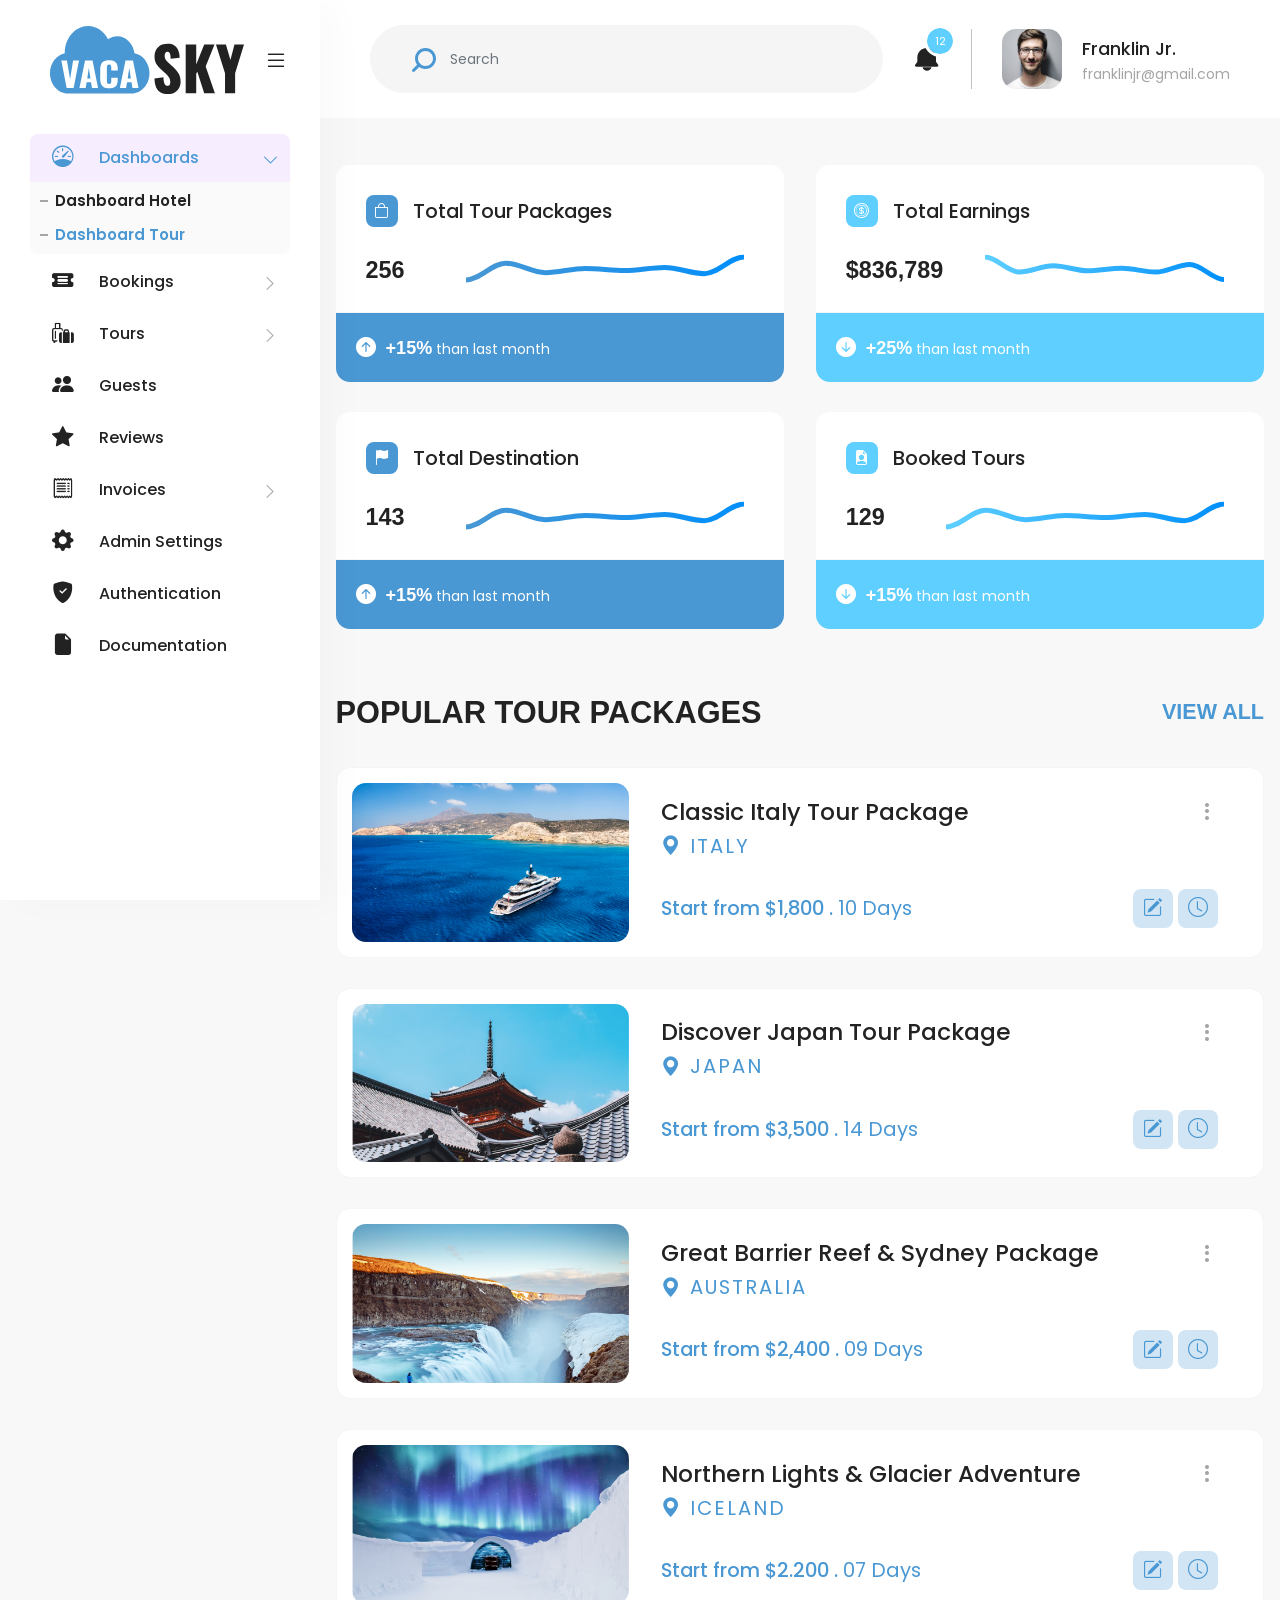
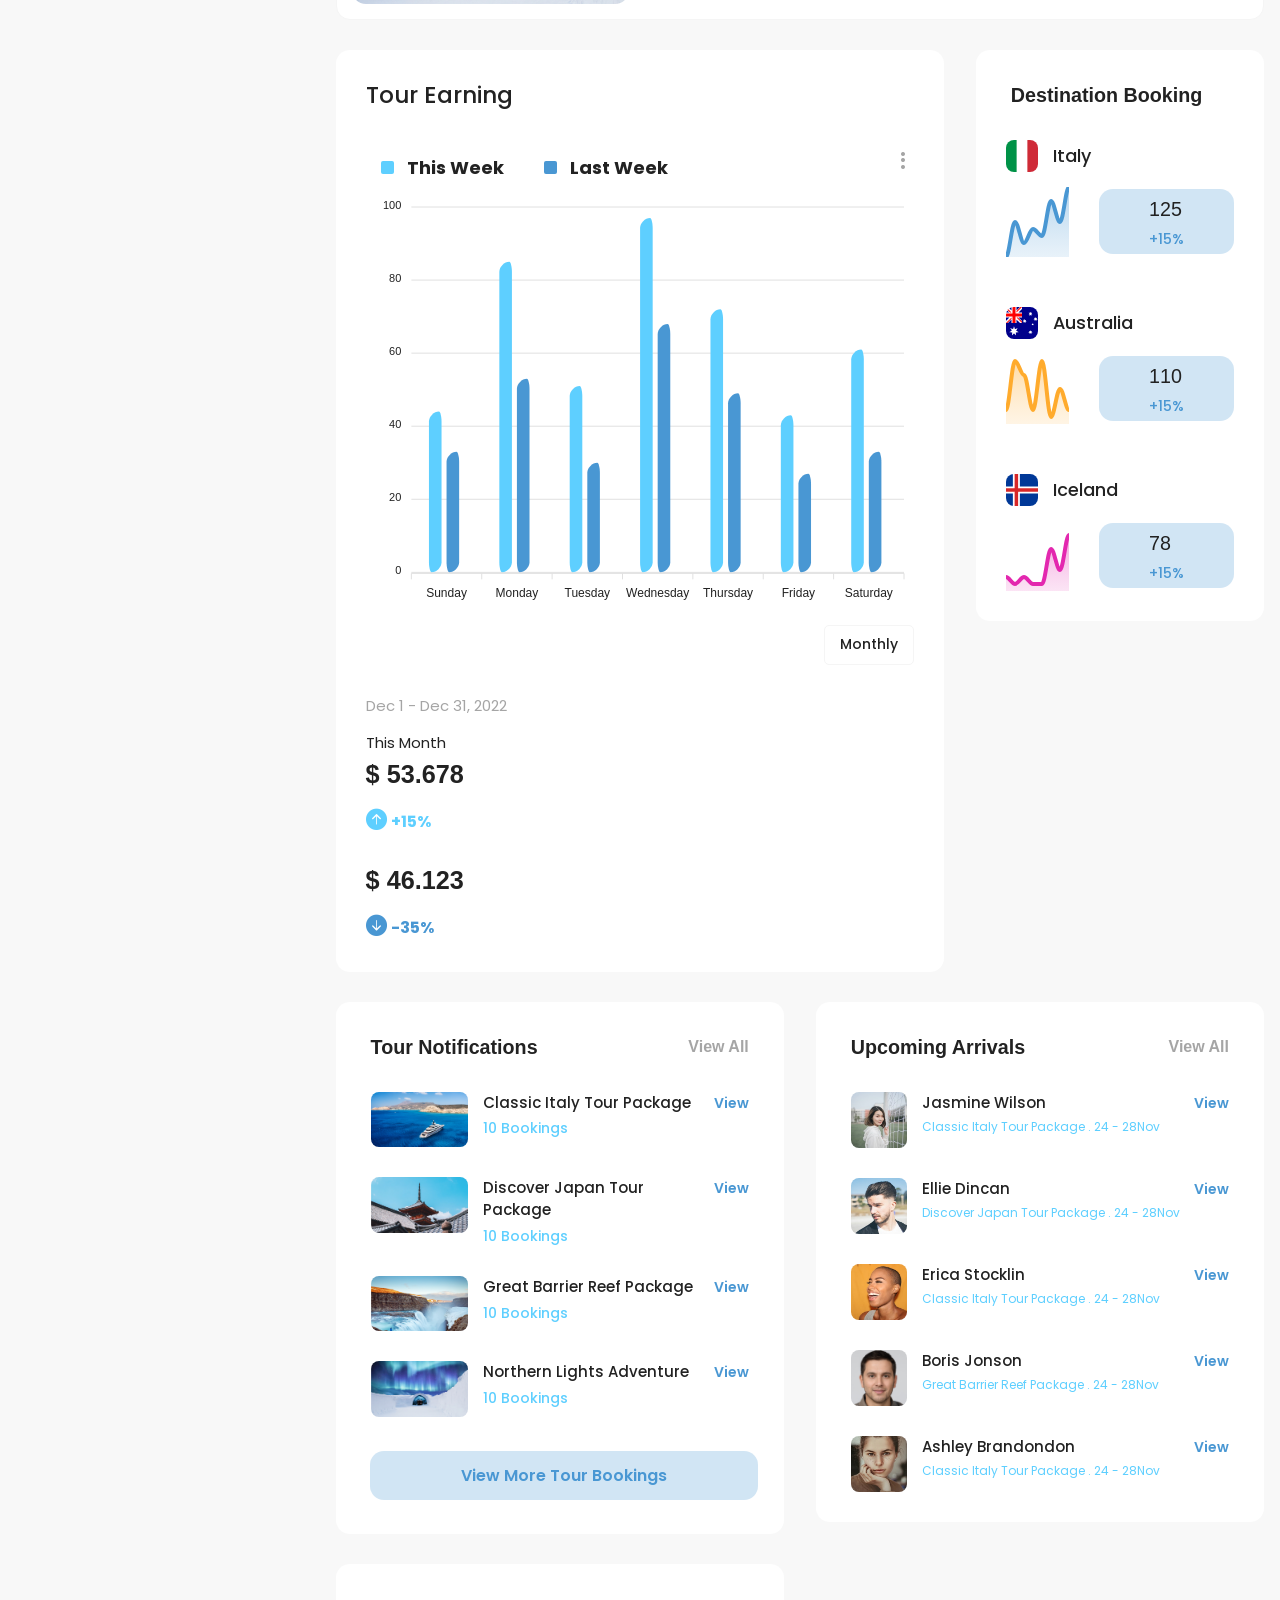
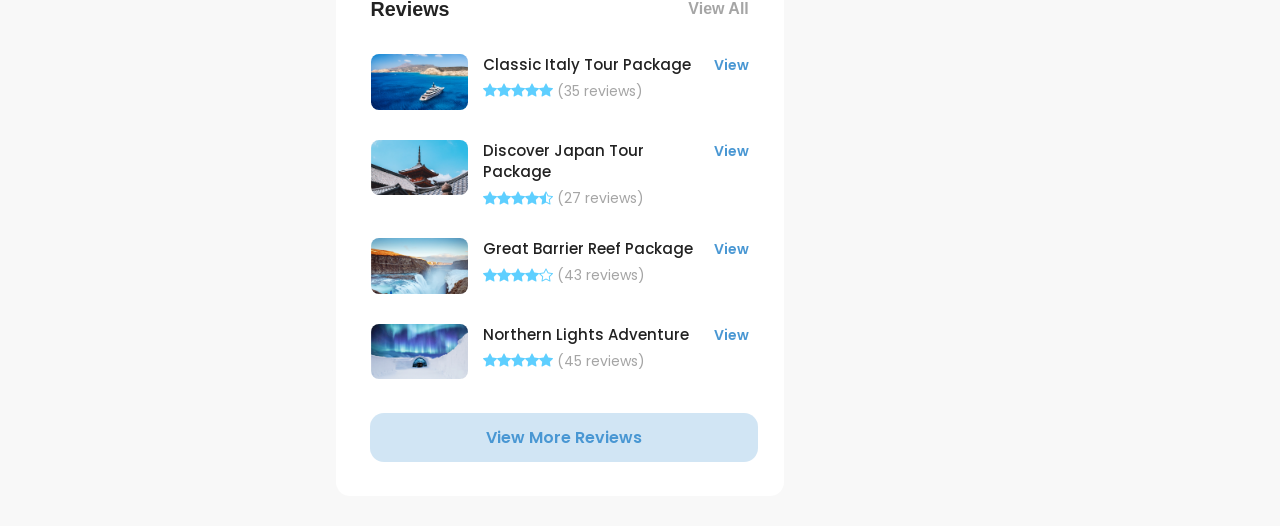
<file: dashboard/dashboard-tour.html>
<!DOCTYPE html>
<html>
    
<!-- Mirrored from wpthemebooster.com/demo/themeforest/html/vacasky/dashboard/dashboard-tour.html by HTTrack Website Copier/3.x [XR&CO'2014], Tue, 13 Aug 2024 05:21:18 GMT -->
<head>
        <meta charset="utf-8">
        <!-- Responsive -->
        <meta http-equiv="X-UA-Compatible" content="IE=edge">
        <meta name="viewport" content="width=device-width, initial-scale=1.0, maximum-scale=1.0, user-scalable=0">

        <link rel="shortcut icon" href="assets/img/favicon.png" type="image/x-icon">
        <link rel="icon" href="assets/img/favicon.png" type="image/x-icon">

        <title>Vacasky - Tour & Travel Agency HTML-5 Template | Dashboard</title>

        <link href="assets/css/main.css" rel="stylesheet">
        
    </head>


    <body class="bg-light forFixedNav">
        <!-- Preloader -->
        <div class="loader-wrap">
            <div class="preloader">
                <div class="preloader-close"><i class="bi bi-x-lg"></i></div>
                <div id="handle-preloader" class="handle-preloader">
                    <div class="animation-preloader">
                        <div class="spinner"></div>
                        <div class="txt-loading">
                            <span data-text-preloader="V" class="letters-loading">
                                V
                            </span>
                            <span data-text-preloader="A" class="letters-loading">
                                A
                            </span>
                            <span data-text-preloader="C" class="letters-loading">
                                C
                            </span>
                            <span data-text-preloader="A" class="letters-loading">
                                A
                            </span>
                            <span data-text-preloader="S" class="letters-loading">
                                S
                            </span>
                            <span data-text-preloader="K" class="letters-loading">
                                K
                            </span>
                            <span data-text-preloader="Y" class="letters-loading">
                                Y
                            </span>
                        </div>
                    </div>  
                </div>
            </div>
        </div>
        <!-- End Preloader -->

        <!-- Default Nav -->
        <header class="header vacasky-default-nav">				
            <div class="d-none d-xl-block">
                <div class="header-inner d-flex align-items-center justify-content-around justify-content-xl-between flex-wrap flex-xl-nowrap gap-3 gap-xl-5">
                    <div class="header-left-part d-flex align-items-center flex-grow-1 w-100">
                        <div class="header-search w-100">
                            <form class="search-form" action="https://wpthemebooster.com/demo/themeforest/html/vacasky/dashboard/search.php">
                                <input type="text" name="search" class="keyword form-control w-100" placeholder="Search">
                                <button type="submit" class="btn"><img src="assets/img/svg/search.svg" alt=""></button>
                            </form>
                        </div>
                    </div>

                    <div class="header-right-part d-flex align-items-center flex-shrink-0">
                        <ul class="nav-elements d-flex align-items-center list-unstyled m-0 p-0">
                            <li class="nav-item nav-notification dropdown">
                                <a href="#" class="nav-toggler" data-bs-toggle="dropdown" aria-expanded="false">
                                    <img src="assets/img/svg/bell.svg" alt="bell">
                                    <div class="badge rounded-circle">12</div>
                                </a>
                                <div class="dropdown-widget dropdown-menu p-0">
                                    <div class="dropdown-wrapper pd-50">
                                        <div class="dropdown-wrapper--title">
                                            <h4 class="d-flex align-items-center justify-content-between">Notifications <a href="#" class="fs-14 ff-base fw-medium">View All</a></h4>
                                        </div>
                                        <ul class="notification-board list-unstyled">
                                            <li class="d-flex gap-3">
                                                <div class="media bg-primary text-white">
                                                    <i class="bi bi-lightning"></i>
                                                </div>
                                                <div class="flex-grow-1">
                                                    <p class="fs-16 fw-medium"><a href="#">Classic Italy Tour Package</a> is nearest you</a></h6>
                                                    <p class="d-flex align-items-center justify-content-between fw-semibold text-primary mb-0"> <span class="fs-14 text-gray fw-normal">2m ago</span> <span>Mark as read</span></p>
                                                </div>
                                            </li>
                                            <li class="d-flex gap-3">
                                                <div class="media bg-secondary text-white">
                                                    <i class="bi bi-lightning"></i>
                                                </div>
                                                <div class="flex-grow-1">
                                                    <p class="fs-16 fw-medium"><a href="#">Grand Elysée</a> hotel booking is confirmed.</p>
                                                    <p class="d-flex align-items-center justify-content-between fw-semibold text-primary mb-0"> <span class="fs-14 text-gray fw-normal">2m ago</span> <span>Mark as read</span></p>
                                                </div>
                                            </li>
                                        </ul>
                                        <h6 class="all-notifications mb-0"> <a href="#" class="btn bg-muted text-primary w-100 fw-semibold mt-3 ff-base">View All Notifications</a> </h6>
                                    </div>
                                </div>
                            </li>

                            <li class="nav-item nav-author">
                                <a href="#" class="nav-toggler" data-bs-toggle="dropdown" aria-expanded="false">
                                    <img src="assets/img/nav_author.jpg" alt="img" width="60" class="rounded-2">
                                    <div class="nav-toggler-content">
                                        <h5 class="ff-base fw-medium mb-0">Franklin Jr.</h5>
                                        <div class="ff-base fs-14 fw-normal text-gray">franklinjr@gmail.com</div>
                                    </div>
                                </a>
                                <div class="dropdown-widget dropdown-menu p-0 admin-card">
                                    <div class="dropdown-wrapper">
                                        <div class="card mb-0">
                                            <div class="card-header p-3 text-center">
                                                <img src="assets/img/nav_author.jpg" alt="img" width="80" class="rounded-circle avatar">
                                                <div class="mt-2">
                                                    <h6 class="ff-base fw-medium mb-0">Franklin Jr.</h6>
                                                    <div class="ff-base fs-14 fw-normal text-gray">franklinjr@gmail.com</div>
                                                </div>
                                            </div>
                                            <div class="card-body p-3">
                                                <ul class="list-unstyled p-0 m-0">
                                                    <li>
                                                        <a href="profile.html" class="fs-14 fw-normal text-dark d-block p-1"><i class="bi bi-person me-2"></i> Profile</a>
                                                    </li>
                                                    <li >
                                                        <a href="email.html" class="fs-14 fw-normal text-dark d-block p-1"><i class="bi bi-envelope me-2 "></i> Inbox</a>
                                                    </li>
                                                    <li>
                                                        <a href="#" class="fs-14 fw-normal text-dark d-block p-1"><i class="bi bi-gear me-2"></i> Setting & Privacy</a>
                                                    </li>
                                                </ul>

                                            </div>
                                            <div class="card-footer p-3">
                                                <a href="login.html" class="btn btn-outline-gray bg-transparent w-100 py-2 rounded-1 text-dark fs-14 fw-medium"><i class="bi bi-box-arrow-right"></i> Logout</a>
                                            </div>
                                        </div>
                                    </div>
                                </div>
                            </li>
                        </ul>
                    </div>
                </div>
            </div>

            <div class="small-header d-flex align-items-center justify-content-between d-xl-none">
                <div class="logo">
                    <a href="../index.html" class="d-flex align-items-center gap-3 flex-shrink-0">
                        <img src="assets/img/footer-logo-2.svg" alt="logo">
                    </a>
                </div>
                <button type="button" class="vacasky-mobile-menu-opener"><span class="close"><i class="bi bi-arrow-left"></i></span> <span class="open"><i class="bi bi-list"></i></span></button>
            </div>
        </header>

        <!-- Vertical Nav -->
        <div class="vacasky-vertical-nav">
            <!-- Logo  -->
            <div class="logo d-flex align-items-center justify-content-between">
                <a href="../index.html" class="d-flex align-items-center gap-3 flex-shrink-0">
                    <img src="assets/img/footer-logo-2.svg" alt="logo">
                </a>
                <button type="button" class="vacasky-vertical-nav-toggle"><i class="bi bi-list"></i></button>
            </div>

            <div class="vacasky-navmenu">
                <ul class="main-menu">
                    <li class="menu-item menu-item-has-children"><a href="#"> <span class="nav-icon flex-shrink-0"><i class="bi bi-speedometer fs-24"></i></span> <span class="nav-text">Dashboards</span></a> 
                        <ul class="sub-menu">
                            <li class="menu-item"><a href="dashboard-hotel.html"> Dashboard Hotel</a></li>
                            <li class="menu-item"><a href="dashboard-tour.html"> Dashboard Tour</a></li>
                        </ul>
                        <span class='submenu-opener'><i class='bi bi-chevron-right'></i></span>
                    </li>
                    <li class="menu-item menu-item-has-children"><a href="#"> <span class="nav-icon flex-shrink-0"><i class="bi bi-ticket-detailed-fill fs-24"></i></span> <span class="nav-text">Bookings</span></a> 
                        <ul class="sub-menu">
                            <li class="menu-item"><a href="hotel-list.html"> Hotel Booking List</a></li>
                            <li class="menu-item"><a href="hotel-booking-details.html"> Hotel Booking Details</a></li>
                        </ul>
                        <span class='submenu-opener'><i class='bi bi-chevron-right'></i></span>
                    </li>

                    <li class="menu-item menu-item-has-children"><a href="#"> <span class="nav-icon flex-shrink-0"><i class="bi bi-luggage-fill fs-24"></i></span> <span class="nav-text">Tours</span></a> 
                        <ul class="sub-menu">
                            <li class="menu-item"><a href="tour-list.html"> Tour Package List</a></li>
                            <li class="menu-item"><a href="tour-package-details.html"> Tour Package Details</a></li>
                        </ul>
                        <span class='submenu-opener'><i class='bi bi-chevron-right'></i></span>
                    </li>

                    <li class="menu-item"><a href="#"><span class="nav-icon flex-shrink-0"><i class="bi bi-people-fill fs-24"></i></span> <span class="nav-text">Guests</span></a></li>
                    <li class="menu-item"><a href="#"><span class="nav-icon flex-shrink-0"><i class="bi bi-star-fill fs-24"></i></span> <span class="nav-text">Reviews</span></a></li>
                    <li class="menu-item menu-item-has-children"><a href="#"> <span class="nav-icon flex-shrink-0"><i class="bi bi-receipt fs-24"></i></span> <span class="nav-text">Invoices</span></a> 
                        <ul class="sub-menu">
                            <li class="menu-item"><a href="invoices-list.html"> Invoice List</a></li>
                            <li class="menu-item"><a href="invoice-details.html"> Invoice Details</a></li>
                            
                        </ul>
                        <span class='submenu-opener'><i class='bi bi-chevron-right'></i></span>
                    </li>
                    <li class="menu-item"><a href="#"><span class="nav-icon flex-shrink-0"><i class="bi bi-gear-fill fs-24"></i></span> <span class="nav-text">Admin Settings</span></a></li>
                    <li class="menu-item"><a href="#"><span class="nav-icon flex-shrink-0"><i class="bi bi-shield-fill-check fs-24"></i></span> <span class="nav-text">Authentication</span></a></li>
                    <li class="menu-item"><a href="#"><span class="nav-icon flex-shrink-0"><i class="bi bi-file-earmark-fill fs-24"></i></span> <span class="nav-text">Documentation</span></a></li>
                    
                </ul>
            </div>
        </div>

        <!-- Main Wrapper-->
        <main class="main-wrapper">
            <div class="container-fluid">
                <div class="inner-contents">    
                    <div class="row">
                        <div class="col-xxl-3 col-md-6">
                            <div class="card border-0 card-graph">
                                <div class="card-body p-5 pb-0">
                                    <div class="card-img d-flex align-items-center gap-3 flex-wrap">
                                        <span class="d-inline-block bg-primary text-white flex-shrink-0"><i class="bi bi-bag"></i></span>
                                        <h6 class="mb-0 ff-base fs-20 fw-medium">Total Tour Packages</h6>
                                    </div>
                                    <div class="card-content d-flex align-items-center justify-content-between gap-5">
                                        <h3 class="mb-0">256</h3>
                                        <div id="chart-1"></div>
                                    </div>
                                </div>
                                <div class="card-footer bg-primary text-white">
                                    <div class="card-footer-info d-flex align-items-center gap-2">
                                        <span class="icon"><i class="bi bi-arrow-up-circle-fill"></i></span>
                                        <p class="mb-0 fs-14"><span class="ff-heading fs-18 fw-bold">+15%</span> than last month</p>
                                    </div>
                                </div>
                            </div>
                        </div>

                        <div class="col-xxl-3 col-md-6">
                            <div class="card border-0 card-graph">
                                <div class="card-body p-5 pb-0">
                                    <div class="card-img d-flex align-items-center gap-3 flex-wrap">
                                        <span class="d-inline-block bg-info text-white flex-shrink-0"><i class="bi bi-coin"></i></span>
                                        <h6 class="mb-0 ff-base fs-20 fw-medium">Total Earnings</h6>
                                    </div>
                                    <div class="card-content d-flex align-items-center justify-content-between gap-5">
                                        <h3 class="mb-0">$836,789</h3>
                                        <div id="chart-2"></div>
                                    </div>
                                </div>
                                <div class="card-footer bg-info text-white">
                                    <div class="card-footer-info d-flex align-items-center gap-2">
                                        <span class="icon"><i class="bi bi-arrow-down-circle-fill"></i></span>
                                        <p class="mb-0 fs-14"><span class="ff-heading fs-18 fw-bold">+25%</span> than last month</p>
                                    </div>
                                </div>
                            </div>
                        </div>

                        <div class="col-xxl-3 col-md-6">
                            <div class="card border-0 card-graph">
                                <div class="card-body p-5 pb-0">
                                    <div class="card-img d-flex align-items-center gap-3 flex-wrap">
                                        <span class="d-inline-block bg-primary text-white flex-shrink-0"><i class="bi bi-flag-fill"></i></span>
                                        <h6 class="mb-0 ff-base fs-20 fw-medium">Total Destination</h6>
                                    </div>
                                    <div class="card-content d-flex align-items-center justify-content-between gap-5">
                                        <h3 class="mb-0">143</h3>
                                        <div id="chart-3"></div>
                                    </div>
                                </div>
                                <div class="card-footer bg-primary text-white">
                                    <div class="card-footer-info d-flex align-items-center gap-2">
                                        <span class="icon"><i class="bi bi-arrow-up-circle-fill"></i></span>
                                        <p class="mb-0 fs-14"><span class="ff-heading fs-18 fw-bold">+15%</span> than last month</p>
                                    </div>
                                </div>
                            </div>
                        </div>

                        <div class="col-xxl-3 col-md-6">
                            <div class="card border-0 card-graph">
                                <div class="card-body p-5 pb-0">
                                    <div class="card-img d-flex align-items-center gap-3 flex-wrap">
                                        <span class="d-inline-block bg-info text-white flex-shrink-0"><i class="bi bi-file-earmark-person-fill"></i></span>
                                        <h6 class="mb-0 ff-base fs-20 fw-medium">Booked Tours</h6>
                                    </div>
                                    <div class="card-content d-flex align-items-center justify-content-between gap-5">
                                        <h3 class="mb-0">129</h3>
                                        <div id="chart-4"></div>
                                    </div>
                                </div>
                                <div class="card-footer bg-info text-white">
                                    <div class="card-footer-info d-flex align-items-center gap-2">
                                        <span class="icon"><i class="bi bi-arrow-down-circle-fill"></i></span>
                                        <p class="mb-0 fs-14"><span class="ff-heading fs-18 fw-bold">+15%</span> than last month</p>
                                    </div>
                                </div>
                            </div>
                        </div>
                    </div>
    
                    <div class="tour-packages mt-5">
                        <h1 class="lh-50 text-uppercase d-flex align-items-center justify-content-between mb-5">Popular Tour Packages <a href="#" class="fs-24">View All</a></h1>
                        <div class="card p-3 rounded-2">
                            <div class="row">
                                <div class="col-xxl-3 col-lg-4">
                                    <div class="card-image">
                                        <img src="assets/img/tours/1.jpg" alt="img" class="rounded-2">
                                    </div>
                                </div>
                                <div class="col-xxl-9 col-lg-8">
                                    <div class="card-body p-0 h-100 pe-5 d-flex flex-column justify-content-evenly gap-3">
                                        <div class="d-flex align-baseline justify-content-between">
                                            <div>
                                                <h3 class="ff-base fw-medium mb-1 mb-xxl-4"><a href="#" class="text-dark">Classic Italy Tour Package</a></h3>
                                                <p class="text-uppercase fs-20 ls-2 mb-0"><a href="#"><i class="bi bi-geo-alt-fill"></i> Italy</a></p>
                                            </div>
                                            <div class="dropdown">
                                                <a href="#" data-bs-toggle="dropdown" class="fs-24 text-gray">
                                                    <i class="bi bi-three-dots-vertical"></i>
                                                </a>
                                                <div class="dropdown-menu p-0">
                                                    <a class="dropdown-item" href="#">Report</a>
                                                    <a class="dropdown-item text-danger" href="#">Disable</a>
                                                </div>
                                            </div>
                                        </div>
            
                                        <div class="d-flex align-items-center justify-content-between">
                                            <div class="text-primary fs-20 fw-medium mb-0">Start from $1,800 . <span class="fw-normal">10 Days</span></div>
            
                                            <div class="btn-group gap-1">
                                                <button class="bg-soft-primary border-0 p-1 px-2 fs-20 lh-30 rounded-1" type="button" data-bs-toggle="tooltip" data-bs-placement="top" data-bs-title="Archive" data-bs-custom-class="tooltip-primary">
                                                    <i class="bi bi-pencil-square"></i> 
                                                </button>
                                                <button class="bg-soft-primary border-0 p-1 px-2 fs-20 lh-30 rounded-1" type="button" data-bs-toggle="tooltip" data-bs-placement="top" data-bs-title="Snooze" data-bs-custom-class="tooltip-primary">
                                                    <i class="bi bi-clock"></i> 
                                                </button>
                                            </div>
                                        </div>
                                    </div>
                                </div>
                            </div>
                        </div>

                        <div class="card p-3 rounded-2">
                            <div class="row">
                                <div class="col-xxl-3 col-lg-4">
                                    <div class="card-image">
                                        <img src="assets/img/tours/2.jpg" alt="img" class="rounded-2">
                                    </div>
                                </div>
                                <div class="col-xxl-9 col-lg-8">
                                    <div class="card-body p-0 h-100 pe-5 d-flex flex-column justify-content-evenly gap-3">
                                        <div class="d-flex align-baseline justify-content-between">
                                            <div>
                                                <h3 class="ff-base fw-medium mb-1 mb-xxl-4"><a href="#" class="text-dark">Discover Japan Tour Package</a></h3>
                                                <p class="text-uppercase fs-20 ls-2 mb-0"><a href="#"><i class="bi bi-geo-alt-fill"></i> Japan</a></p>
                                            </div>
                                            <div class="dropdown">
                                                <a href="#" data-bs-toggle="dropdown" class="fs-24 text-gray">
                                                    <i class="bi bi-three-dots-vertical"></i>
                                                </a>
                                                <div class="dropdown-menu p-0">
                                                    <a class="dropdown-item" href="#">Report</a>
                                                    <a class="dropdown-item text-danger" href="#">Disable</a>
                                                </div>
                                            </div>
                                        </div>
            
                                        <div class="d-flex align-items-center justify-content-between">
                                            <div class="text-primary fs-20 fw-medium mb-0">Start from $3,500 . <span class="fw-normal">14 Days</span></div>
            
                                            <div class="btn-group gap-1">
                                                <button class="bg-soft-primary border-0 p-1 px-2 fs-20 lh-30 rounded-1" type="button" data-bs-toggle="tooltip" data-bs-placement="top" data-bs-title="Archive" data-bs-custom-class="tooltip-primary">
                                                    <i class="bi bi-pencil-square"></i> 
                                                </button>
                                                <button class="bg-soft-primary border-0 p-1 px-2 fs-20 lh-30 rounded-1" type="button" data-bs-toggle="tooltip" data-bs-placement="top" data-bs-title="Snooze" data-bs-custom-class="tooltip-primary">
                                                    <i class="bi bi-clock"></i> 
                                                </button>
                                            </div>
                                        </div>
                                    </div>
                                </div>
                            </div>
                        </div>

                        <div class="card p-3 rounded-2">
                            <div class="row">
                                <div class="col-xxl-3 col-lg-4">
                                    <div class="card-image">
                                        <img src="assets/img/tours/3.jpg" alt="img" class="rounded-2">
                                    </div>
                                </div>
                                <div class="col-xxl-9 col-lg-8">
                                    <div class="card-body p-0 h-100 pe-5 d-flex flex-column justify-content-evenly gap-3">
                                        <div class="d-flex align-baseline justify-content-between">
                                            <div>
                                                <h3 class="ff-base fw-medium mb-1 mb-xxl-4"><a href="#" class="text-dark">Great Barrier Reef & Sydney Package</a></h3>
                                                <p class="text-uppercase fs-20 ls-2 mb-0"><a href="#"><i class="bi bi-geo-alt-fill"></i> Australia</a></p>
                                            </div>
                                            <div class="dropdown">
                                                <a href="#" data-bs-toggle="dropdown" class="fs-24 text-gray">
                                                    <i class="bi bi-three-dots-vertical"></i>
                                                </a>
                                                <div class="dropdown-menu p-0">
                                                    <a class="dropdown-item" href="#">Report</a>
                                                    <a class="dropdown-item text-danger" href="#">Disable</a>
                                                </div>
                                            </div>
                                        </div>
            
                                        <div class="d-flex align-items-center justify-content-between">
                                            <div class="text-primary fs-20 fw-medium mb-0">Start from $2,400 . <span class="fw-normal">09 Days</span></div>
            
                                            <div class="btn-group gap-1">
                                                <button class="bg-soft-primary border-0 p-1 px-2 fs-20 lh-30 rounded-1" type="button" data-bs-toggle="tooltip" data-bs-placement="top" data-bs-title="Archive" data-bs-custom-class="tooltip-primary">
                                                    <i class="bi bi-pencil-square"></i> 
                                                </button>
                                                <button class="bg-soft-primary border-0 p-1 px-2 fs-20 lh-30 rounded-1" type="button" data-bs-toggle="tooltip" data-bs-placement="top" data-bs-title="Snooze" data-bs-custom-class="tooltip-primary">
                                                    <i class="bi bi-clock"></i> 
                                                </button>
                                            </div>
                                        </div>
                                    </div>
                                </div>
                            </div>
                        </div>

                        <div class="card p-3 rounded-2">
                            <div class="row">
                                <div class="col-xxl-3 col-lg-4">
                                    <div class="card-image">
                                        <img src="assets/img/tours/4.jpg" alt="img" class="rounded-2">
                                    </div>
                                </div>
                                <div class="col-xxl-9 col-lg-8">
                                    <div class="card-body p-0 h-100 pe-5 d-flex flex-column justify-content-evenly gap-3">
                                        <div class="d-flex align-baseline justify-content-between">
                                            <div>
                                                <h3 class="ff-base fw-medium mb-1 mb-xxl-4"><a href="#" class="text-dark">Northern Lights & Glacier Adventure</a></h3>
                                                <p class="text-uppercase fs-20 ls-2 mb-0"><a href="#"><i class="bi bi-geo-alt-fill"></i> Iceland</a></p>
                                            </div>
                                            <div class="dropdown">
                                                <a href="#" data-bs-toggle="dropdown" class="fs-24 text-gray">
                                                    <i class="bi bi-three-dots-vertical"></i>
                                                </a>
                                                <div class="dropdown-menu p-0">
                                                    <a class="dropdown-item" href="#">Report</a>
                                                    <a class="dropdown-item text-danger" href="#">Disable</a>
                                                </div>
                                            </div>
                                        </div>
            
                                        <div class="d-flex align-items-center justify-content-between">
                                            <div class="text-primary fs-20 fw-medium mb-0">Start from $2.200 . <span class="fw-normal">07 Days</span></div>
            
                                            <div class="btn-group gap-1">
                                                <button class="bg-soft-primary border-0 p-1 px-2 fs-20 lh-30 rounded-1" type="button" data-bs-toggle="tooltip" data-bs-placement="top" data-bs-title="Archive" data-bs-custom-class="tooltip-primary">
                                                    <i class="bi bi-pencil-square"></i> 
                                                </button>
                                                <button class="bg-soft-primary border-0 p-1 px-2 fs-20 lh-30 rounded-1" type="button" data-bs-toggle="tooltip" data-bs-placement="top" data-bs-title="Snooze" data-bs-custom-class="tooltip-primary">
                                                    <i class="bi bi-clock"></i> 
                                                </button>
                                            </div>
                                        </div>
                                    </div>
                                </div>
                            </div>
                        </div>
                    </div>

                    <div class="row">
                        <div class="col-xxl-8 col-lg-8">
                            <div class="card border-0 p-5">
                                <div class="card-body p-0">
                                    <div class="row">
                                        <div class="col-xxl-9">
                                            <div class="card-header bg-transparent border-0 p-0 mb-5 d-flex align-items-center justify-content-between gap-3">
                                                <h3 class="ff-base fw-medium">Tour Earning</h3>
                                            </div>
                                            <div id="chart-5"></div>
                                        </div>
                                        <div class="col-xxl-3">
                                            <div class="card-header bg-transparent border-0 p-0 mb-5 d-flex align-items-center justify-content-between gap-3">
                                                <div class="ms-auto d-flex align-items-center gap-3">
                                                    <select class="nav-toggler-content form-control py-0" style="height: 40px;">
                                                        <option value="0">Daily</option>
                                                        <option value="1">Weekly</option>
                                                        <option selected value="2">Monthly</option>
                                                        <option value="3">Yearly</option>
                                                    </select>
                                                </div>
                                            </div>

                                            <p class="text-gray">Dec 1 - Dec 31, 2022</p>
                                            <div class="stats mb-5">
                                                <p class="mb-1">This Month</p>
                                                <h2 class="mb-0 fs-30 d-block"> $ 53.678</h2>
                                                <p class="ff-base fs-16 fw-bold text-info mt-3 mb-0"><span class="icon fs-22"><i class="bi bi-arrow-up-circle-fill"></i></span> +15%</p>
                                            </div>
                                            <div class="stats">
                                                <h2 class="mb-0 fs-30 d-block"> $ 46.123</h2>
                                                <p class="ff-base fs-16 fw-bold text-primary mt-3 mb-0"><span class="icon fs-22"><i class="bi bi-arrow-down-circle-fill"></i></span> -35%</p>
                                            </div>
                                        </div>
                                    </div>
                                </div>
                            </div>
                        </div>
                        <div class="col-xxl-4 col-lg-4">
                            <div class="card border-0 card-graph">
                                <div class="card-header border-0 p-5 pb-0">
                                    <h4 class="mb-0 px-1">Destination Booking</h4>
                                </div>
                                <div class="card-body p-5">
                                    <div class="progress-board mb-6">
                                        <div class="d-flex align-items-center gap-3 mb-3">
                                            <img src="assets/img/svg/flags/it.jpg" alt="img" width="32" height="32" class="rounded-1">
                                            <h5 class="mb-0 ff-base fw-medium">Italy</h5>
                                        </div>
                                        <div class="d-flex align-items-center justify-content-between gap-5">
                                            <div id="chart-6"></div>
                                            <div class="bg-soft-primary px-6 py-1 rounded-2">
                                                <h4 class="mb-1 fw-medium">125</h4>
                                                <p class="mb-0 fs-14 text-primary fw-medium">+15%</p>
                                            </div>
                                        </div>
                                    </div>

                                    <div class="progress-board mb-6">
                                        <div class="d-flex align-items-center gap-3 mb-3">
                                            <img src="assets/img/svg/flags/au.jpg" alt="img" width="32" height="32" class="rounded-1">
                                            <h5 class="mb-0 ff-base fw-medium">Australia</h5>
                                        </div>
                                        <div class="d-flex align-items-center justify-content-between gap-5">
                                            <div id="chart-7"></div>
                                            <div class="bg-soft-primary px-6 py-1 rounded-2">
                                                <h4 class="mb-1 fw-medium">110</h4>
                                                <p class="mb-0 fs-14 text-primary fw-medium">+15%</p>
                                            </div>
                                        </div>
                                    </div>

                                    <div class="progress-board">
                                        <div class="d-flex align-items-center gap-3 mb-3">
                                            <img src="assets/img/svg/flags/ice.jpg" alt="img" width="32" height="32" class="rounded-1">
                                            <h5 class="mb-0 ff-base fw-medium">Iceland</h5>
                                        </div>
                                        <div class="d-flex align-items-center justify-content-between gap-5">
                                            <div id="chart-8"></div>
                                            <div class="bg-soft-primary px-6 py-1 rounded-2">
                                                <h4 class="mb-1 fw-medium">78</h4>
                                                <p class="mb-0 fs-14 text-primary fw-medium">+15%</p>
                                            </div>
                                        </div>
                                    </div>
                                </div>
                            </div>
                        </div>
                    </div>

                    <div class="row">
                        <div class="col-xxl-4 col-lg-6">
                            <div class="card border-0">
                                <div class="card-header border-0 p-5 pb-0 d-flex align-items-center justify-content-between gap-4">
                                    <h4 class="mb-0 px-1">Tour Notifications</h4>
                                    <div class="pe-1">
                                        <a href="#" class="ff-heading fs-16 fw-bold text-gray">View All</a>
                                        <div class="dropdown-menu p-0">
                                            <a class="dropdown-item" href="#">View</a>
                                            <a class="dropdown-item" href="#">Edit</a>
                                            <a class="dropdown-item text-danger" href="#">Remove</a>
                                        </div>
                                    </div>
                                </div>
                                <div class="card-body">
                                    <ul class="list-unstyled px-1 mb-0">
                                        <li class="d-flex gap-3 mb-5">
                                            <div class="media flex-shrink-0">
                                                <img src="assets/img/tours/1.jpg" alt="img" width="97" class="rounded-1">
                                            </div>
                                            <div class="flex-grow-1">
                                                <p class="fs-15 fw-medium d-flex align-items-baseline justify-content-between mb-1">Classic Italy Tour Package <a href="#" class="fs-14 fw-semibold flex-shrink-0 text-primary">View</a></p>
                                                <p class="fs-14 fw-medium text-info mb-0"> 10 Bookings</p>
                                            </div>
                                        </li>
                                        <li class="d-flex gap-3 mb-5">
                                            <div class="media flex-shrink-0">
                                                <img src="assets/img/tours/2.jpg" alt="img" width="97" class="rounded-1">
                                            </div>
                                            <div class="flex-grow-1">
                                                <p class="fs-15 fw-medium d-flex align-items-baseline justify-content-between mb-1">Discover Japan Tour Package <a href="#" class="fs-14 fw-semibold flex-shrink-0 text-primary">View</a></p>
                                                <p class="fs-14 fw-medium text-info mb-0"> 10 Bookings</p>
                                            </div>
                                        </li>
                                        <li class="d-flex gap-3 mb-5">
                                            <div class="media flex-shrink-0">
                                                <img src="assets/img/tours/3.jpg" alt="img" width="97" class="rounded-1">
                                            </div>
                                            <div class="flex-grow-1">
                                                <p class="fs-15 fw-medium d-flex align-items-baseline justify-content-between mb-1">Great Barrier Reef Package <a href="#" class="fs-14 fw-semibold flex-shrink-0 text-primary">View</a></p>
                                                <p class="fs-14 fw-medium text-info mb-0"> 10 Bookings</p>
                                            </div>
                                        </li>
                                        
                                        <li class="d-flex gap-3 mb-5">
                                            <div class="media flex-shrink-0">
                                                <img src="assets/img/tours/4.jpg" alt="img" width="97" class="rounded-1">
                                            </div>
                                            <div class="flex-grow-1">
                                                <p class="fs-15 fw-medium d-flex align-items-baseline justify-content-between mb-1">Northern Lights Adventure <a href="#" class="fs-14 fw-semibold flex-shrink-0 text-primary">View</a></p>
                                                <p class="fs-14 fw-medium text-info mb-0"> 10 Bookings</p>
                                            </div>
                                        </li>
                                    </ul>

                                    <ul class="list-unstyled px-1 mb-0 collapse" id="moreLess">
                                        <li class="d-flex gap-3 mb-5">
                                            <div class="media flex-shrink-0">
                                                <img src="assets/img/tours/2.jpg" alt="img" width="97" class="rounded-1">
                                            </div>
                                            <div class="flex-grow-1">
                                                <p class="fs-15 fw-medium d-flex align-items-baseline justify-content-between mb-1">Discover Japan Tour Package <a href="#" class="fs-14 fw-semibold flex-shrink-0 text-primary">View</a></p>
                                                <p class="fs-14 fw-medium text-info mb-0"> 10 Bookings</p>
                                            </div>
                                        </li>
                                        <li class="d-flex gap-3 mb-5">
                                            <div class="media flex-shrink-0">
                                                <img src="assets/img/tours/3.jpg" alt="img" width="97" class="rounded-1">
                                            </div>
                                            <div class="flex-grow-1">
                                                <p class="fs-15 fw-medium d-flex align-items-baseline justify-content-between mb-1">Great Barrier Reef Package <a href="#" class="fs-14 fw-semibold flex-shrink-0 text-primary">View</a></p>
                                                <p class="fs-14 fw-medium text-info mb-0"> 10 Bookings</p>
                                            </div>
                                        </li>
                                        
                                        <li class="d-flex gap-3 mb-5">
                                            <div class="media flex-shrink-0">
                                                <img src="assets/img/tours/4.jpg" alt="img" width="97" class="rounded-1">
                                            </div>
                                            <div class="flex-grow-1">
                                                <p class="fs-15 fw-medium d-flex align-items-baseline justify-content-between mb-1">Northern Lights Adventure <a href="#" class="fs-14 fw-semibold flex-shrink-0 text-primary">View</a></p>
                                                <p class="fs-14 fw-medium text-info mb-0"> 10 Bookings</p>
                                            </div>
                                        </li>
                                    </ul>
                                    <div class="more-less">
                                        <a data-bs-toggle="collapse" href="#moreLess" role="button" aria-expanded="false" aria-controls="collapseExample" class="btn bg-soft-primary text-primary w-100 ff-base fw-semibold">
                                            <span class="more">View More Tour Bookings</span>
                                            <span class="less">View Less</span>
                                        </a>
                                    </div>
                                </div>
                            </div>
                        </div>

                        <div class="col-xxl-4 col-lg-6">
                            <div class="card border-0">
                                <div class="card-header border-0 p-5 pb-0 d-flex align-items-center justify-content-between gap-4">
                                    <h4 class="mb-0 px-1">Upcoming Arrivals</h4>
                                    <div class="pe-1">
                                        <a href="#" class="ff-heading fs-16 fw-bold text-gray">View All</a>
                                        <div class="dropdown-menu p-0">
                                            <a class="dropdown-item" href="#">View</a>
                                            <a class="dropdown-item" href="#">Edit</a>
                                            <a class="dropdown-item text-danger" href="#">Remove</a>
                                        </div>
                                    </div>
                                </div>
                                <div class="card-body">
                                    <ul class="list-unstyled px-1 mb-0">
                                        <li class="d-flex gap-3 mb-5">
                                            <div class="media flex-shrink-0">
                                                <img src="assets/img/2.jpg" alt="img" width="56" class="rounded-1">
                                            </div>
                                            <div class="flex-grow-1">
                                                <p class="fs-15 fw-medium d-flex align-items-baseline justify-content-between mb-1">Jasmine Wilson <a href="#" class="fs-14 fw-semibold flex-shrink-0 text-primary">View</a></p>
                                                <p class="fs-12 fw-normal text-info mb-0"> Classic Italy Tour Package . 24 - 28Nov</p>
                                            </div>
                                        </li>
                                        <li class="d-flex gap-3 mb-5">
                                            <div class="media flex-shrink-0">
                                                <img src="assets/img/1.jpg" alt="img" width="56" class="rounded-1">
                                            </div>
                                            <div class="flex-grow-1">
                                                <p class="fs-15 fw-medium d-flex align-items-baseline justify-content-between mb-1">Ellie Dincan <a href="#" class="fs-14 fw-semibold flex-shrink-0 text-primary">View</a></p>
                                                <p class="fs-12 fw-normal text-info mb-0"> Discover Japan Tour Package  . 24 - 28Nov</p>
                                            </div>
                                        </li>
                                        <li class="d-flex gap-3 mb-5">
                                            <div class="media flex-shrink-0">
                                                <img src="assets/img/5.jpg" alt="img" width="56" class="rounded-1">
                                            </div>
                                            <div class="flex-grow-1">
                                                <p class="fs-15 fw-medium d-flex align-items-baseline justify-content-between mb-1">Erica Stocklin <a href="#" class="fs-14 fw-semibold flex-shrink-0 text-primary">View</a></p>
                                                <p class="fs-12 fw-normal text-info mb-0"> Classic Italy Tour Package . 24 - 28Nov</p>
                                            </div>
                                        </li>
                                        <li class="d-flex gap-3 mb-5">
                                            <div class="media flex-shrink-0">
                                                <img src="assets/img/4.jpg" alt="img" width="56" class="rounded-1">
                                            </div>
                                            <div class="flex-grow-1">
                                                <p class="fs-15 fw-medium d-flex align-items-baseline justify-content-between mb-1">Boris Jonson <a href="#" class="fs-14 fw-semibold flex-shrink-0 text-primary">View</a></p>
                                                <p class="fs-12 fw-normal text-info mb-0"> Great Barrier Reef Package . 24 - 28Nov</p>
                                            </div>
                                        </li>
                                        <li class="d-flex gap-3">
                                            <div class="media flex-shrink-0">
                                                <img src="assets/img/7.jpg" alt="img" width="56" class="rounded-1">
                                            </div>
                                            <div class="flex-grow-1">
                                                <p class="fs-15 fw-medium d-flex align-items-baseline justify-content-between mb-1">Ashley Brandondon <a href="#" class="fs-14 fw-semibold flex-shrink-0 text-primary">View</a></p>
                                                <p class="fs-12 fw-normal text-info mb-0"> Classic Italy Tour Package . 24 - 28Nov</p>
                                            </div>
                                        </li>
                                    </ul>
                                </div>
                            </div>
                        </div>

                        <div class="col-xxl-4 col-lg-6">
                            <div class="card border-0">
                                <div class="card-header border-0 p-5 pb-0 d-flex align-items-center justify-content-between gap-4">
                                    <h4 class="mb-0 px-1">Reviews</h4>
                                    <div class="pe-1">
                                        <a href="#" class="ff-heading fs-16 fw-bold text-gray">View All</a>
                                        <div class="dropdown-menu p-0">
                                            <a class="dropdown-item" href="#">View</a>
                                            <a class="dropdown-item" href="#">Edit</a>
                                            <a class="dropdown-item text-danger" href="#">Remove</a>
                                        </div>
                                    </div>
                                </div>
                                <div class="card-body">
                                    <ul class="list-unstyled px-1 mb-0">
                                        <li class="d-flex gap-3 mb-5">
                                            <div class="media flex-shrink-0">
                                                <img src="assets/img/tours/1.jpg" alt="img" width="97" class="rounded-1">
                                            </div>
                                            <div class="flex-grow-1">
                                                <p class="fs-15 fw-medium d-flex align-items-baseline justify-content-between mb-1">Classic Italy Tour Package <a href="#" class="fs-14 fw-semibold flex-shrink-0 text-primary">View</a></p>
                                                <p class="fs-14 fw-medium text-info mb-0"> <i class="bi bi-star-fill"></i><i class="bi bi-star-fill"></i><i class="bi bi-star-fill"></i><i class="bi bi-star-fill"></i><i class="bi bi-star-fill"></i> <span class="text-gray fw-normal">(35 reviews)</span></p>
                                            </div>
                                        </li>
                                        <li class="d-flex gap-3 mb-5">
                                            <div class="media flex-shrink-0">
                                                <img src="assets/img/tours/2.jpg" alt="img" width="97" class="rounded-1">
                                            </div>
                                            <div class="flex-grow-1">
                                                <p class="fs-15 fw-medium d-flex align-items-baseline justify-content-between mb-1">Discover Japan Tour Package <a href="#" class="fs-14 fw-semibold flex-shrink-0 text-primary">View</a></p>
                                                <p class="fs-14 fw-medium text-info mb-0"> <i class="bi bi-star-fill"></i><i class="bi bi-star-fill"></i><i class="bi bi-star-fill"></i><i class="bi bi-star-fill"></i><i class="bi bi-star-half"></i> <span class="text-gray fw-normal">(27 reviews)</span></p>
                                            </div>
                                        </li>
                                        <li class="d-flex gap-3 mb-5">
                                            <div class="media flex-shrink-0">
                                                <img src="assets/img/tours/3.jpg" alt="img" width="97" class="rounded-1">
                                            </div>
                                            <div class="flex-grow-1">
                                                <p class="fs-15 fw-medium d-flex align-items-baseline justify-content-between mb-1">Great Barrier Reef Package <a href="#" class="fs-14 fw-semibold flex-shrink-0 text-primary">View</a></p>
                                                <p class="fs-14 fw-medium text-info mb-0"> <i class="bi bi-star-fill"></i><i class="bi bi-star-fill"></i><i class="bi bi-star-fill"></i><i class="bi bi-star-fill"></i><i class="bi bi-star"></i> <span class="text-gray fw-normal">(43 reviews)</span></p>
                                            </div>
                                        </li>                                        
                                        <li class="d-flex gap-3 mb-5">
                                            <div class="media flex-shrink-0">
                                                <img src="assets/img/tours/4.jpg" alt="img" width="97" class="rounded-1">
                                            </div>
                                            <div class="flex-grow-1">
                                                <p class="fs-15 fw-medium d-flex align-items-baseline justify-content-between mb-1">Northern Lights Adventure <a href="#" class="fs-14 fw-semibold flex-shrink-0 text-primary">View</a></p>
                                                <p class="fs-14 fw-medium text-info mb-0"> <i class="bi bi-star-fill"></i><i class="bi bi-star-fill"></i><i class="bi bi-star-fill"></i><i class="bi bi-star-fill"></i><i class="bi bi-star-fill"></i> <span class="text-gray fw-normal">(45 reviews)</span></p>
                                            </div>
                                        </li>
                                    </ul>
                                    

                                    <ul class="list-unstyled px-1 mb-0 collapse" id="moreReviews">
                                        <li class="d-flex gap-3 mb-5">
                                            <div class="media flex-shrink-0">
                                                <img src="assets/img/tours/2.jpg" alt="img" width="97" class="rounded-1">
                                            </div>
                                            <div class="flex-grow-1">
                                                <p class="fs-15 fw-medium d-flex align-items-baseline justify-content-between mb-1">Discover Japan Tour Package <a href="#" class="fs-14 fw-semibold flex-shrink-0 text-primary">View</a></p>
                                                <p class="fs-14 fw-medium text-info mb-0"> <i class="bi bi-star-fill"></i><i class="bi bi-star-fill"></i><i class="bi bi-star-fill"></i><i class="bi bi-star-fill"></i><i class="bi bi-star-half"></i> <span class="text-gray fw-normal">(27 reviews)</span></p>
                                            </div>
                                        </li>
                                        <li class="d-flex gap-3 mb-5">
                                            <div class="media flex-shrink-0">
                                                <img src="assets/img/tours/3.jpg" alt="img" width="97" class="rounded-1">
                                            </div>
                                            <div class="flex-grow-1">
                                                <p class="fs-15 fw-medium d-flex align-items-baseline justify-content-between mb-1">Great Barrier Reef Package <a href="#" class="fs-14 fw-semibold flex-shrink-0 text-primary">View</a></p>
                                                <p class="fs-14 fw-medium text-info mb-0"> <i class="bi bi-star-fill"></i><i class="bi bi-star-fill"></i><i class="bi bi-star-fill"></i><i class="bi bi-star-fill"></i><i class="bi bi-star"></i> <span class="text-gray fw-normal">(43 reviews)</span></p>
                                            </div>
                                        </li>                                        
                                        <li class="d-flex gap-3 mb-5">
                                            <div class="media flex-shrink-0">
                                                <img src="assets/img/tours/4.jpg" alt="img" width="97" class="rounded-1">
                                            </div>
                                            <div class="flex-grow-1">
                                                <p class="fs-15 fw-medium d-flex align-items-baseline justify-content-between mb-1">Northern Lights Adventure <a href="#" class="fs-14 fw-semibold flex-shrink-0 text-primary">View</a></p>
                                                <p class="fs-14 fw-medium text-info mb-0"> <i class="bi bi-star-fill"></i><i class="bi bi-star-fill"></i><i class="bi bi-star-fill"></i><i class="bi bi-star-fill"></i><i class="bi bi-star-fill"></i> <span class="text-gray fw-normal">(45 reviews)</span></p>
                                            </div>
                                        </li>
                                    </ul>
                                    <div class="more-less">
                                        <a data-bs-toggle="collapse" href="#moreReviews" role="button" aria-expanded="false" aria-controls="collapseExample" class="btn bg-soft-primary text-primary w-100 ff-base fw-semibold">
                                            <span class="more">View More Reviews</span>
                                            <span class="less">View Less</span>
                                        </a>
                                    </div>
                                </div>
                            </div>
                        </div>
                    </div>
    
                </div>
            </div>
        </main>

        

        <!-- Core JS -->
        <script src="assets/js/jquery-3.6.0.min.js"></script>
        <script src="assets/js/bootstrap.bundle.min.js"></script>

        <!-- ApexChart -->
        <script src="plugins/apexchart/apexcharts.min.js"></script>
        <script src="plugins/apexchart/apexchart-inits/apexcharts-tour.js"></script>

        <!-- Datatables -->
        <script src="plugins/datatables/js/jquery.dataTables.min.js"></script>
        <script src="plugins/datatables/js/datatables.init.js"></script>
        
        <!-- Date Picker -->
        <script src="plugins/flatpickr/flatpickr.min.js"></script>

        <!-- Theme Custom JS -->
        <script src="assets/js/theme.js"></script>

    </body>

<!-- Mirrored from wpthemebooster.com/demo/themeforest/html/vacasky/dashboard/dashboard-tour.html by HTTrack Website Copier/3.x [XR&CO'2014], Tue, 13 Aug 2024 05:21:20 GMT -->
</html>
</file>
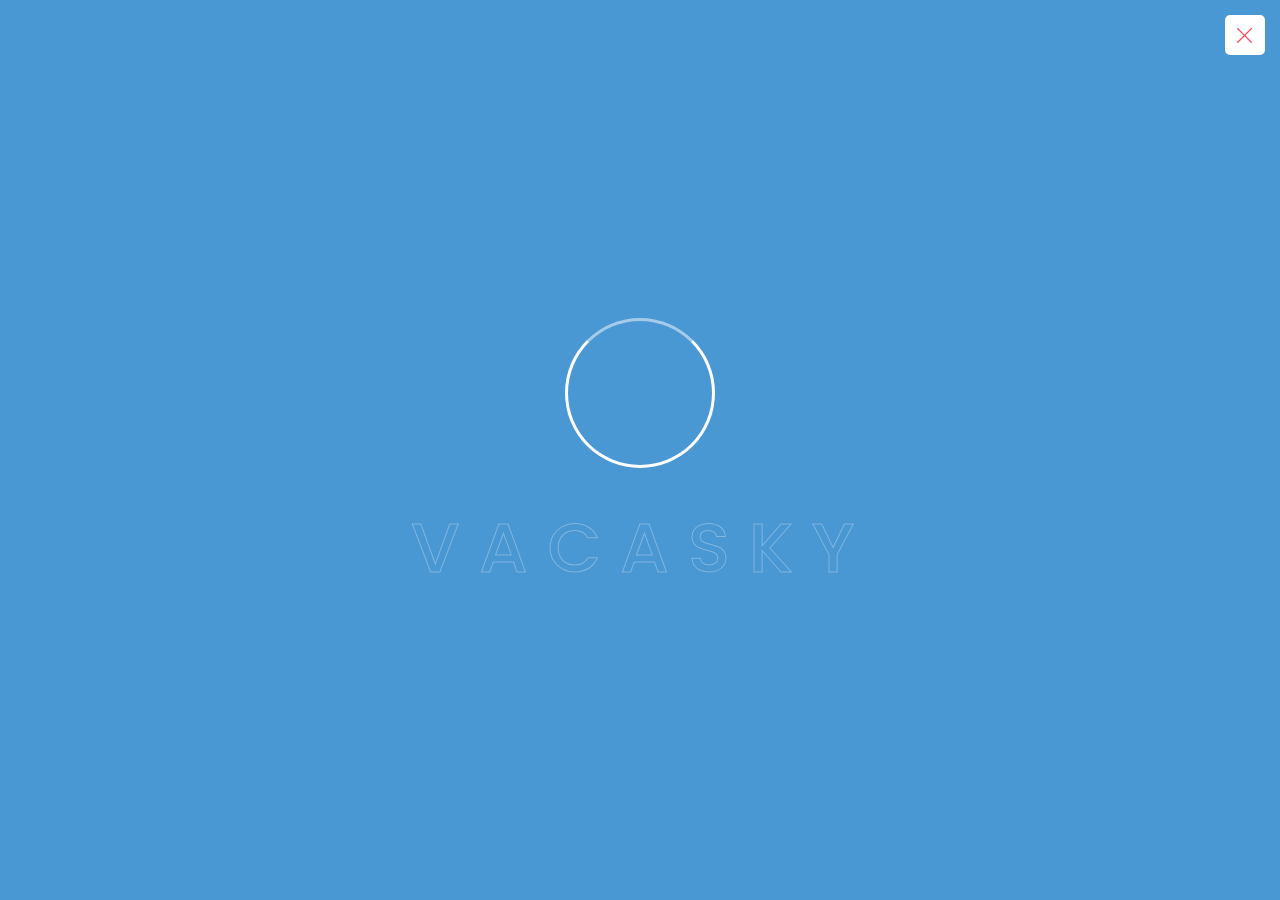
<file: dashboard/forgot-password.html>
<!DOCTYPE html>
<html>
    
<!-- Mirrored from wpthemebooster.com/demo/themeforest/html/vacasky/dashboard/forgot-password.html by HTTrack Website Copier/3.x [XR&CO'2014], Tue, 13 Aug 2024 05:21:26 GMT -->
<head>
        <meta charset="utf-8">
        <!-- Responsive -->
        <meta http-equiv="X-UA-Compatible" content="IE=edge">
        <meta name="viewport" content="width=device-width, initial-scale=1.0, maximum-scale=1.0, user-scalable=0">

        <link rel="shortcut icon" href="assets/img/favicon.png" type="image/x-icon">
        <link rel="icon" href="assets/img/favicon.png" type="image/x-icon">

        <title>Vacasky - Tour & Travel Agency HTML-5 Template | Dashboard</title>

        <link href="assets/css/main.css" rel="stylesheet">
        
    </head>


    <body class="bg-soft-danger forFixedNav">
        <!-- Preloader -->
        <div class="loader-wrap">
            <div class="preloader">
                <div class="preloader-close"><i class="bi bi-x-lg"></i></div>
                <div id="handle-preloader" class="handle-preloader">
                    <div class="animation-preloader">
                        <div class="spinner"></div>
                        <div class="txt-loading">
                            <span data-text-preloader="V" class="letters-loading">
                                V
                            </span>
                            <span data-text-preloader="A" class="letters-loading">
                                A
                            </span>
                            <span data-text-preloader="C" class="letters-loading">
                                C
                            </span>
                            <span data-text-preloader="A" class="letters-loading">
                                A
                            </span>
                            <span data-text-preloader="S" class="letters-loading">
                                S
                            </span>
                            <span data-text-preloader="K" class="letters-loading">
                                K
                            </span>
                            <span data-text-preloader="Y" class="letters-loading">
                                Y
                            </span>
                        </div>
                    </div>  
                </div>
            </div>
        </div>
        <!-- End Preloader -->
        
        <!-- Reset Password Form -->
        <div class="row align-items-center justify-content-center vh-100">
            <div class="col-xxl-4 col-xl-5 col-lg-5 col-md-6">
                <div class="card rounded-2 border-0 p-5 m-0">

                    <div class="card-header border-0 p-0 text-center">
                        <a href="../index.html" class="w-100 d-inline-block mb-5">
                            <img src="assets/img/footer-logo-2.svg" alt="img">
                        </a>
                        <h3>Forgot your password?</h3>
                        <p class="fs-14 text-dark my-4">Enter your user account's verified email address and we will send you a password reset link.</p>
                    </div>

                    <div class="card-body p-0">
                        <form class="form-horizontal" method="post">
                            <div class="form-group">
                                <input type="email" class="form-control" name="email" value="" placeholder="Email" required>
                            </div>
            
                            <button type="submit" class="btn btn-primary w-100 text-uppercase text-white rounded-2 lh-34 ff-heading fw-bold shadow">Send Request</button>
                        </form>
                    </div>
                </div>
            </div>
        </div>
        

        <!-- Core JS -->
        <script src="assets/js/jquery-3.6.0.min.js"></script>
        <script src="assets/js/bootstrap.bundle.min.js"></script>

        <!-- Datatables -->
        <script src="plugins/datatables/js/jquery.dataTables.min.js"></script>
        <script src="plugins/datatables/js/datatables.init.js"></script>
        
        <!-- Date Picker -->
        <script src="plugins/flatpickr/flatpickr.min.js"></script>

        <!-- Date Picker -->
        <script src="plugins/jquery-repeater/jquery.repeater.html"></script>

        <!-- Theme Custom JS -->
        <script src="assets/js/theme.js"></script>

    </body>

<!-- Mirrored from wpthemebooster.com/demo/themeforest/html/vacasky/dashboard/forgot-password.html by HTTrack Website Copier/3.x [XR&CO'2014], Tue, 13 Aug 2024 05:21:26 GMT -->
</html>
</file>
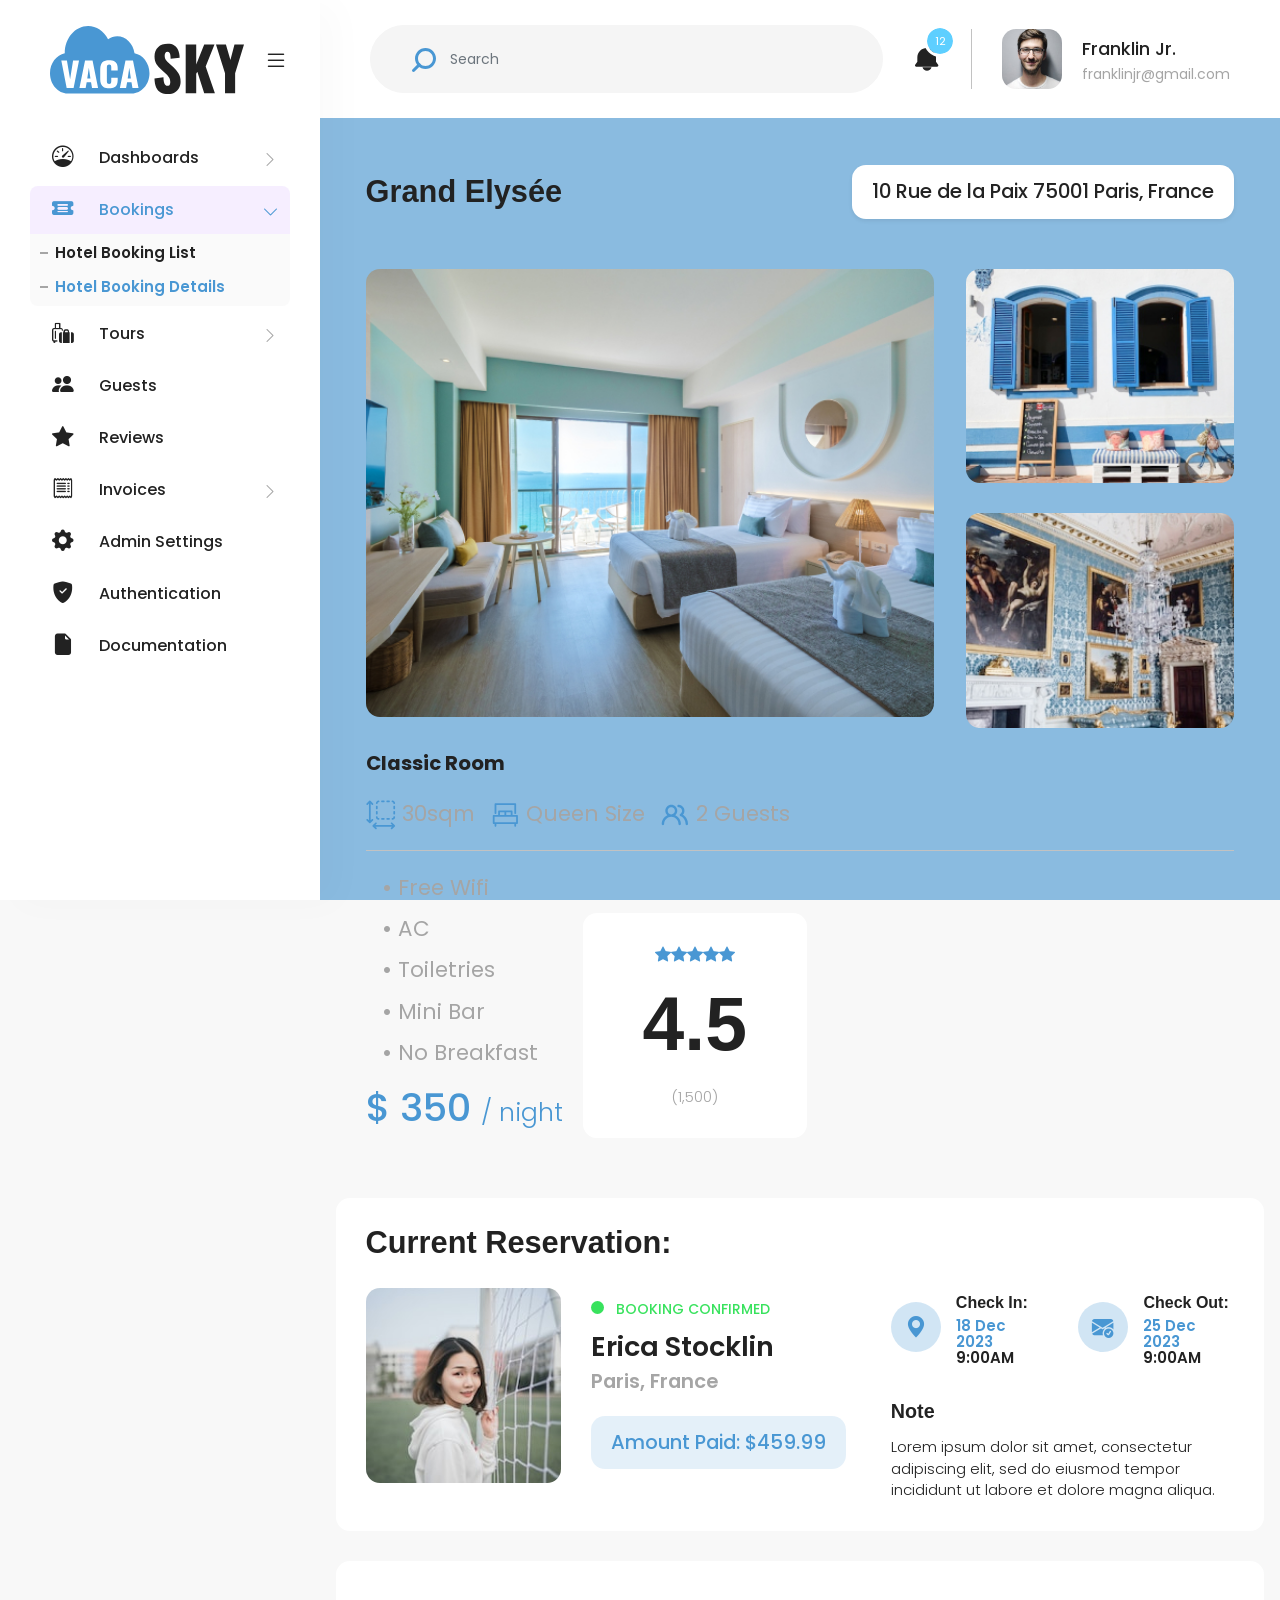
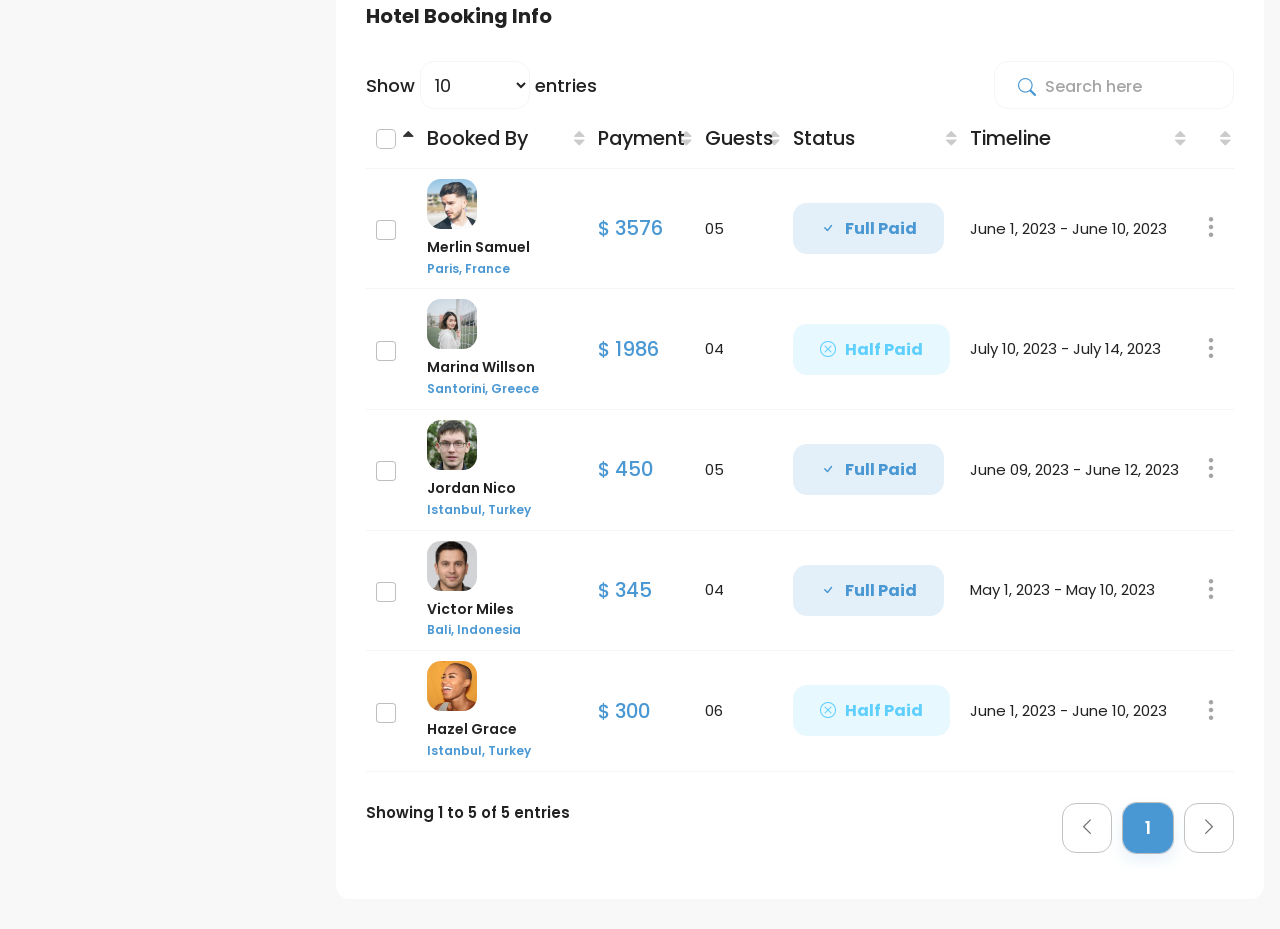
<file: dashboard/hotel-booking-details.html>
<!DOCTYPE html>
<html>
    
<!-- Mirrored from wpthemebooster.com/demo/themeforest/html/vacasky/dashboard/hotel-booking-details.html by HTTrack Website Copier/3.x [XR&CO'2014], Tue, 13 Aug 2024 05:21:20 GMT -->
<head>
        <meta charset="utf-8">
        <!-- Responsive -->
        <meta http-equiv="X-UA-Compatible" content="IE=edge">
        <meta name="viewport" content="width=device-width, initial-scale=1.0, maximum-scale=1.0, user-scalable=0">

        <link rel="shortcut icon" href="assets/img/favicon.png" type="image/x-icon">
        <link rel="icon" href="assets/img/favicon.png" type="image/x-icon">

        <title>Vacasky - Tour & Travel Agency HTML-5 Template | Dashboard</title>

        <link href="assets/css/main.css" rel="stylesheet">
        
    </head>


    <body class="bg-light forFixedNav">
        <!-- Preloader -->
        <div class="loader-wrap">
            <div class="preloader">
                <div class="preloader-close"><i class="bi bi-x-lg"></i></div>
                <div id="handle-preloader" class="handle-preloader">
                    <div class="animation-preloader">
                        <div class="spinner"></div>
                        <div class="txt-loading">
                            <span data-text-preloader="V" class="letters-loading">
                                V
                            </span>
                            <span data-text-preloader="A" class="letters-loading">
                                A
                            </span>
                            <span data-text-preloader="C" class="letters-loading">
                                C
                            </span>
                            <span data-text-preloader="A" class="letters-loading">
                                A
                            </span>
                            <span data-text-preloader="S" class="letters-loading">
                                S
                            </span>
                            <span data-text-preloader="K" class="letters-loading">
                                K
                            </span>
                            <span data-text-preloader="Y" class="letters-loading">
                                Y
                            </span>
                        </div>
                    </div>  
                </div>
            </div>
        </div>
        <!-- End Preloader -->

        <!-- Default Nav -->
        <header class="header vacasky-default-nav">				
            <div class="d-none d-xl-block">
                <div class="header-inner d-flex align-items-center justify-content-around justify-content-xl-between flex-wrap flex-xl-nowrap gap-3 gap-xl-5">
                    <div class="header-left-part d-flex align-items-center flex-grow-1 w-100">
                        <div class="header-search w-100">
                            <form class="search-form" action="https://wpthemebooster.com/demo/themeforest/html/vacasky/dashboard/search.php">
                                <input type="text" name="search" class="keyword form-control w-100" placeholder="Search">
                                <button type="submit" class="btn"><img src="assets/img/svg/search.svg" alt=""></button>
                            </form>
                        </div>
                    </div>

                    <div class="header-right-part d-flex align-items-center flex-shrink-0">
                        <ul class="nav-elements d-flex align-items-center list-unstyled m-0 p-0">
                            <li class="nav-item nav-notification dropdown">
                                <a href="#" class="nav-toggler" data-bs-toggle="dropdown" aria-expanded="false">
                                    <img src="assets/img/svg/bell.svg" alt="bell">
                                    <div class="badge rounded-circle">12</div>
                                </a>
                                <div class="dropdown-widget dropdown-menu p-0">
                                    <div class="dropdown-wrapper pd-50">
                                        <div class="dropdown-wrapper--title">
                                            <h4 class="d-flex align-items-center justify-content-between">Notifications <a href="#">View All</a></h4>
                                        </div>
                                        <ul class="notification-board list-unstyled">
                                            <li class="d-flex gap-3">
                                                <div class="media bg-primary text-white">
                                                    <i class="bi bi-lightning"></i>
                                                </div>
                                                <div class="flex-grow-1">
                                                    <p class="fs-16 fw-medium"><a href="#">Classic Italy Tour Package</a> is nearest you</a></h6>
                                                    <p class="d-flex align-items-center justify-content-between fw-semibold text-primary mb-0"> <span class="fs-14 text-gray fw-normal">2m ago</span> <span>Mark as read</span></p>
                                                </div>
                                            </li>
                                            <li class="d-flex gap-3">
                                                <div class="media bg-secondary text-white">
                                                    <i class="bi bi-lightning"></i>
                                                </div>
                                                <div class="flex-grow-1">
                                                    <p class="fs-16 fw-medium"><a href="#">Grand Elysée</a> hotel booking is confirmed.</p>
                                                    <p class="d-flex align-items-center justify-content-between fw-semibold text-primary mb-0"> <span class="fs-14 text-gray fw-normal">2m ago</span> <span>Mark as read</span></p>
                                                </div>
                                            </li>
                                        </ul>
                                        <h6 class="all-notifications mb-0"> <a href="#" class="btn bg-muted text-primary w-100 fw-semibold mt-3 ff-base">View All Notifications</a> </h6>
                                    </div>
                                </div>
                            </li>

                            <li class="nav-item nav-author">
                                <a href="#" class="nav-toggler" data-bs-toggle="dropdown" aria-expanded="false">
                                    <img src="assets/img/nav_author.jpg" alt="img" width="60" class="rounded-2">
                                    <div class="nav-toggler-content">
                                        <h5 class="ff-base fw-medium mb-0">Franklin Jr.</h5>
                                        <div class="ff-base fs-14 fw-normal text-gray">franklinjr@gmail.com</div>
                                    </div>
                                </a>
                                <div class="dropdown-widget dropdown-menu p-0 admin-card">
                                    <div class="dropdown-wrapper">
                                        <div class="card mb-0">
                                            <div class="card-header p-3 text-center">
                                                <img src="assets/img/nav_author.jpg" alt="img" width="80" class="rounded-circle avatar">
                                                <div class="mt-2">
                                                    <h6 class="ff-base fw-medium mb-0">Franklin Jr.</h6>
                                                    <div class="ff-base fs-14 fw-normal text-gray">franklinjr@gmail.com</div>
                                                </div>
                                            </div>
                                            <div class="card-body p-3">
                                                <ul class="list-unstyled p-0 m-0">
                                                    <li>
                                                        <a href="profile.html" class="fs-14 fw-normal text-dark d-block p-1"><i class="bi bi-person me-2"></i> Profile</a>
                                                    </li>
                                                    <li >
                                                        <a href="email.html" class="fs-14 fw-normal text-dark d-block p-1"><i class="bi bi-envelope me-2 "></i> Inbox</a>
                                                    </li>
                                                    <li>
                                                        <a href="#" class="fs-14 fw-normal text-dark d-block p-1"><i class="bi bi-gear me-2"></i> Setting & Privacy</a>
                                                    </li>
                                                </ul>

                                            </div>
                                            <div class="card-footer p-3">
                                                <a href="login.html" class="btn btn-outline-gray bg-transparent w-100 py-2 rounded-1 text-dark fs-14 fw-medium"><i class="bi bi-box-arrow-right"></i> Logout</a>
                                            </div>
                                        </div>
                                    </div>
                                </div>
                            </li>
                        </ul>
                    </div>
                </div>
            </div>

            <div class="small-header d-flex align-items-center justify-content-between d-xl-none">
                <div class="logo">
                    <a href="../index.html" class="d-flex align-items-center gap-3 flex-shrink-0">
                        <img src="assets/img/footer-logo-2.svg" alt="logo">
                    </a>
                </div>
                <button type="button" class="vacasky-mobile-menu-opener"><span class="close"><i class="bi bi-arrow-left"></i></span> <span class="open"><i class="bi bi-list"></i></span></button>
            </div>
        </header>

        <!-- Vertical Nav -->
        <div class="vacasky-vertical-nav">
            <!-- Logo  -->
            <div class="logo d-flex align-items-center justify-content-between">
                <a href="../index.html" class="d-flex align-items-center gap-3 flex-shrink-0">
                    <img src="assets/img/footer-logo-2.svg" alt="logo">
                </a>
                <button type="button" class="vacasky-vertical-nav-toggle"><i class="bi bi-list"></i></button>
            </div>

            <div class="vacasky-navmenu">
                <ul class="main-menu">
                    <li class="menu-item menu-item-has-children"><a href="#"> <span class="nav-icon flex-shrink-0"><i class="bi bi-speedometer fs-24"></i></span> <span class="nav-text">Dashboards</span></a> 
                        <ul class="sub-menu">
                            <li class="menu-item"><a href="dashboard-hotel.html"> Dashboard Hotel</a></li>
                            <li class="menu-item"><a href="dashboard-tour.html"> Dashboard Tour</a></li>
                        </ul>
                        <span class='submenu-opener'><i class='bi bi-chevron-right'></i></span>
                    </li>
                    <li class="menu-item menu-item-has-children"><a href="#"> <span class="nav-icon flex-shrink-0"><i class="bi bi-ticket-detailed-fill fs-24"></i></span> <span class="nav-text">Bookings</span></a> 
                        <ul class="sub-menu">
                            <li class="menu-item"><a href="hotel-list.html"> Hotel Booking List</a></li>
                            <li class="menu-item"><a href="hotel-booking-details.html"> Hotel Booking Details</a></li>
                        </ul>
                        <span class='submenu-opener'><i class='bi bi-chevron-right'></i></span>
                    </li>

                    <li class="menu-item menu-item-has-children"><a href="#"> <span class="nav-icon flex-shrink-0"><i class="bi bi-luggage-fill fs-24"></i></span> <span class="nav-text">Tours</span></a> 
                        <ul class="sub-menu">
                            <li class="menu-item"><a href="tour-list.html"> Tour Package List</a></li>
                            <li class="menu-item"><a href="tour-package-details.html"> Tour Package Details</a></li>
                        </ul>
                        <span class='submenu-opener'><i class='bi bi-chevron-right'></i></span>
                    </li>

                    <li class="menu-item"><a href="#"><span class="nav-icon flex-shrink-0"><i class="bi bi-people-fill fs-24"></i></span> <span class="nav-text">Guests</span></a></li>
                    <li class="menu-item"><a href="#"><span class="nav-icon flex-shrink-0"><i class="bi bi-star-fill fs-24"></i></span> <span class="nav-text">Reviews</span></a></li>
                    <li class="menu-item menu-item-has-children"><a href="#"> <span class="nav-icon flex-shrink-0"><i class="bi bi-receipt fs-24"></i></span> <span class="nav-text">Invoices</span></a> 
                        <ul class="sub-menu">
                            <li class="menu-item"><a href="invoices-list.html"> Invoice List</a></li>
                            <li class="menu-item"><a href="invoice-details.html"> Invoice Details</a></li>
                            
                        </ul>
                        <span class='submenu-opener'><i class='bi bi-chevron-right'></i></span>
                    </li>
                    <li class="menu-item"><a href="#"><span class="nav-icon flex-shrink-0"><i class="bi bi-gear-fill fs-24"></i></span> <span class="nav-text">Admin Settings</span></a></li>
                    <li class="menu-item"><a href="#"><span class="nav-icon flex-shrink-0"><i class="bi bi-shield-fill-check fs-24"></i></span> <span class="nav-text">Authentication</span></a></li>
                    <li class="menu-item"><a href="#"><span class="nav-icon flex-shrink-0"><i class="bi bi-file-earmark-fill fs-24"></i></span> <span class="nav-text">Documentation</span></a></li>
                    
                </ul>
            </div>
        </div>

        <!-- Main Wrapper-->
        <main class="main-wrapper">
            <div class="container-fluid">
                <div class="inner-contents">
                    
                    <div class="card border-0 bg-transparent">
                        <div class="card-header bg-transparent border-0 px-5 py-0 d-flex align-items-center justify-content-between gap-3">
                            <h1 class="mb-0">Grand Elysée</h1>

                            <div class="badge bg-white text-dark fs-20 lh-24 fw-medium px-4 py-3 shadow-sm">10 Rue de la Paix 75001 Paris, France</div>
                        </div>

                        <div class="card-body pt-6">
                            <div class="row">
                                <div class="col-xxl-6">
                                    <div class="row">
                                        <div class="col-md-8">
                                            <img src="assets/img/hotels/13.jpg" alt="img" class="rounded-2 w-100">
                                        </div>
                                        <div class="col-md-4 mt-5 mt-md-0">
                                            <img src="assets/img/hotels/14.jpg" alt="img" class="rounded-2 w-100 mb-5">
                                            <img src="assets/img/hotels/15.jpg" alt="img" class="rounded-2 w-100">
                                        </div>
                                    </div>
                                </div>

                                <div class="col-xxl-6 mt-4 mt-xxl-0">
                                    <h4 class="ff-base">Classic Room</h4>
                                    <ul class="list-unstyled mt-4 pb-4 d-flex gap-3 flex-wrap fs-24 text-gray border-bottom border-gray-200">
                                        <li><span><img src="assets/img/svg/space.svg" alt=""></span> 30sqm</li>
                                        <li><span><img src="assets/img/svg/bed-lg.svg" alt=""></span> Queen Size</li>
                                        <li><span><img src="assets/img/svg/people.svg" alt=""></span> 2 Guests</li>
                                    </ul>

                                    <div class="d-flex align-items-end gap-4 flex-wrap">
                                        <div class="flex-shrink-0">
                                            <ul class="list-style fs-24 text-gray">
                                                <li class="py-1">Free Wifi</li>
                                                <li class="py-1">AC</li>
                                                <li class="py-1">Toiletries</li>
                                                <li class="py-1">Mini Bar</li>
                                                <li class="py-1">No Breakfast</li>
                                            </ul>
                                            <h1 class="ff-base fs-48 fw-medium text-primary mt-4">$ 350 <span class="fs-30 fw-light">/ night</span></h1>
                                        </div>

                                        <div class="text-center bg-white px-7 py-5 rounded-2">
                                            <ul class="list-unstyled d-inline-flex text-primary fs-16">
                                                <li><i class="bi bi-star-fill"></i></li>
                                                <li><i class="bi bi-star-fill"></i></li>
                                                <li><i class="bi bi-star-fill"></i></li>
                                                <li><i class="bi bi-star-fill"></i></li>
                                                <li><i class="bi bi-star-fill"></i></li>
                                            </ul>
                                            <h1 class="fs-100 lh-90 mb-4">4.5</h1>
                                            <p class="mb-0 text-gray fw-light">(1,500)</p>
                                        </div>
                                    </div>

                                </div>
                            </div>                            
                        </div>
                    </div>
                    
                    <div class="card border-0">
                        <div class="card-header p-5 pb-0 border-0">
                            <h1 class="mb-0">Current Reservation:</h1>
                        </div>
                        <div class="card-body">
                            <div class="row">
                                <div class="col-xxl-6 col-lg-7">
                                    <div class="d-flex align-items-center gap-5 gap-xxl-6 flex-wrap">
                                        <img src="assets/img/2.jpg" alt="img" width="195" height="195" class="rounded-2"> 
                                        <div> 
                                            <p class="text-success fs-14 lh-14 fw-medium text-uppercase"><span class="indicator bg-success"></span> Booking Confirmed</p>
                                            <h2 class="ff-base fw-semibold mb-1">Erica Stocklin</h2>
                                            <p class="fs-20 fw-semibold text-gray mb-0">Paris, France</p>
                                            <div class="badge badge-soft-primary fs-20 lh-24 fw-medium mt-4 px-4 py-3">Amount Paid: $459.99</div>
                                        </div>
                                    </div>
                                </div>

                                <div class="col-xxl-6 col-lg-5 mt-5 mt-lg-0">
                                    <div class="row">
                                        <div class="col-md-6">
                                            <div class="d-flex align-items-center gap-3">
                                                <span class="d-inline-block bg-soft-primary text-primary flex-shrink-0 fs-24 rounded-circle text-center py-2" style="width: 50px; height: 50px;"><i class="bi bi-geo-alt-fill"></i></span>
                                                <div>
                                                    <h6 class="mb-0">Check In:</h6>
                                                    <p class="mb-0 fw-semibold lh-16"><span class="text-primary">18 Dec 2023</span> 9:00AM</p>
                                                </div>
                                            </div>
                                        </div>

                                        <div class="col-md-6 mt-3 mt-md-0">
                                            <div class="d-flex align-items-center gap-3">
                                                <span class="d-inline-block bg-soft-primary text-primary flex-shrink-0 fs-24 rounded-circle text-center py-2" style="width: 50px; height: 50px;"><i class="bi bi-envelope-check-fill"></i></span>
                                                <div>
                                                    <h6 class="mb-0">Check Out:</h6>
                                                    <p class="mb-0 fw-semibold lh-16"><span class="text-primary">25 Dec 2023</span> 9:00AM</p>
                                                </div>
                                            </div>
                                        </div>
                                    </div>

                                    <h4 class="mt-5">Note</h4>
                                    <p class="fw-light mb-0">Lorem ipsum dolor sit amet, consectetur adipiscing elit, sed do eiusmod tempor incididunt ut labore et dolore magna aliqua. </p>
                                </div>
                            </div>
                        </div>
                    </div>
    
                    <div class="hotel-list mt-5">
                        <div class="card border-0 p-5">
                            <div class="card-header pb-5 border-0">
                                <h4 class="ff-base mb-0">Hotel Booking Info</h4>
                            </div>
                            <div class="card-body p-0">
                                <div class="table-responsive">
                                    <table id="table-2" class="display text-center w-100">
                                        <thead>
                                            <!-- New Table Row Start -->
                                            <tr>
                                                <th>
                                                    <input type="checkbox" class="form-check-input" name="checkbox1" value="">
                                                </th>
                                                <th>Booked By</th>
                                                <th>Payment</th>
                                                <th>Guests</th>
                                                <th>Status</th>
                                                <th>Timeline</th>
                                                <th></th>
                                            </tr>
                                        </thead>
                                        <tbody>
                                            <!-- New Table Row Start -->
                                            <tr>
                                                <td>
                                                    <input type="checkbox" class="form-check-input" name="checkbox1" value="">
                                                </td>
                                                <td>
                                                    <div class="employee d-flex align-items-center gap-2 flex-wrap">
                                                        <div class="profilepicture flex-shrink-0 d-none d-xl-block">
                                                            <img src="assets/img/1.jpg" alt="img" width="50" height="50">
                                                        </div>
                                                        <div class="description">
                                                            <h6 class="fs-14 fw-semibold lh-18 mb-0">Merlin Samuel</h6>
                                                            <small class="fs-12 fw-semibold text-primary">Paris, France</small>
                                                        </div>
                                                    </div>
                                                </td>
                                                <td><div class="fs-20 fw-medium text-primary">$ 3576</div></td>
                                                <td>05</td>
                                                <td>
                                                    <span class="badge badge-soft-primary">
                                                    <i class="bi bi-check"></i> Full Paid</span>
                                                </td>
                                                <td>June 1, 2023 - June 10, 2023</td>
                                                <td>
                                                    <div class="dropdown">
                                                        <a href="#" data-bs-toggle="dropdown" class="fs-24 text-gray">
                                                            <i class="bi bi-three-dots-vertical"></i>
                                                        </a>
                                                        <div class="dropdown-menu p-0">
                                                            <a class="dropdown-item" href="#">Details</a>
                                                            <a class="dropdown-item" href="#">Another Action</a>
                                                        </div>
                                                    </div>
                                                </td>
                                            </tr>

                                            <!-- New Table Row Start -->
                                            <tr>
                                                <td>
                                                    <input type="checkbox" class="form-check-input" name="checkbox1" value="">
                                                </td>
                                                <td>
                                                    <div class="employee d-flex align-items-center gap-2 flex-wrap">
                                                        <div class="profilepicture flex-shrink-0 d-none d-xl-block">
                                                            <img src="assets/img/2.jpg" alt="img" width="50" height="50">
                                                        </div>
                                                        <div class="description">
                                                            <h6 class="fs-14 fw-semibold lh-18 mb-0">Marina Willson</h6>
                                                            <small class="fs-12 fw-semibold text-primary">Santorini, Greece</small>
                                                        </div>
                                                    </div>
                                                </td>
                                                <td><div class="fs-20 fw-medium text-primary">$ 1986</div></td>
                                                <td>04</td>
                                                <td>
                                                    <span class="badge badge-soft-info">
                                                    <i class="bi bi-x-circle"></i> Half Paid</span>
                                                </td>
                                                <td>July 10, 2023 - July 14, 2023</td>
                                                <td>
                                                    <div class="dropdown">
                                                        <a href="#" data-bs-toggle="dropdown" class="fs-24 text-gray">
                                                            <i class="bi bi-three-dots-vertical"></i>
                                                        </a>
                                                        <div class="dropdown-menu p-0">
                                                            <a class="dropdown-item" href="#">Details</a>
                                                            <a class="dropdown-item" href="#">Another Action</a>
                                                        </div>
                                                    </div>
                                                </td>
                                            </tr>

                                            <!-- New Table Row Start -->
                                            <tr>
                                                <td>
                                                    <input type="checkbox" class="form-check-input" name="checkbox1" value="">
                                                </td>
                                                <td>
                                                    <div class="employee d-flex align-items-center gap-2 flex-wrap">
                                                        <div class="profilepicture flex-shrink-0 d-none d-xl-block">
                                                            <img src="assets/img/3.jpg" alt="img" width="50" height="50">
                                                        </div>
                                                        <div class="description">
                                                            <h6 class="fs-14 fw-semibold lh-18 mb-0">Jordan Nico</h6>
                                                            <small class="fs-12 fw-semibold text-primary">Istanbul, Turkey</small>
                                                        </div>
                                                    </div>
                                                </td>
                                                <td><div class="fs-20 fw-medium text-primary">$ 450</div></td>
                                                <td>05</td>
                                                <td>
                                                    <span class="badge badge-soft-primary">
                                                    <i class="bi bi-check"></i> Full Paid</span>
                                                </td>
                                                <td>June 09, 2023 - June 12, 2023</td>
                                                <td>
                                                    <div class="dropdown">
                                                        <a href="#" data-bs-toggle="dropdown" class="fs-24 text-gray">
                                                            <i class="bi bi-three-dots-vertical"></i>
                                                        </a>
                                                        <div class="dropdown-menu p-0">
                                                            <a class="dropdown-item" href="#">Details</a>
                                                            <a class="dropdown-item" href="#">Another Action</a>
                                                        </div>
                                                    </div>
                                                </td>
                                            </tr>

                                            <!-- New Table Row Start -->
                                            <tr>
                                                <td>
                                                    <input type="checkbox" class="form-check-input" name="checkbox1" value="">
                                                </td>
                                                <td>
                                                    <div class="employee d-flex align-items-center gap-2 flex-wrap">
                                                        <div class="profilepicture flex-shrink-0 d-none d-xl-block">
                                                            <img src="assets/img/4.jpg" alt="img" width="50" height="50">
                                                        </div>
                                                        <div class="description">
                                                            <h6 class="fs-14 fw-semibold lh-18 mb-0">Victor Miles</h6>
                                                            <small class="fs-12 fw-semibold text-primary">Bali, Indonesia</small>
                                                        </div>
                                                    </div>
                                                </td>
                                                <td><div class="fs-20 fw-medium text-primary">$ 345</div></td>
                                                <td>04</td>
                                                <td>
                                                    <span class="badge badge-soft-primary">
                                                    <i class="bi bi-check"></i> Full Paid</span>
                                                </td>
                                                <td>May 1, 2023 - May 10, 2023</td>
                                                <td>
                                                    <div class="dropdown">
                                                        <a href="#" data-bs-toggle="dropdown" class="fs-24 text-gray">
                                                            <i class="bi bi-three-dots-vertical"></i>
                                                        </a>
                                                        <div class="dropdown-menu p-0">
                                                            <a class="dropdown-item" href="#">Details</a>
                                                            <a class="dropdown-item" href="#">Another Action</a>
                                                        </div>
                                                    </div>
                                                </td>
                                            </tr>

                                            <!-- New Table Row Start -->
                                            <tr>
                                                <td>
                                                    <input type="checkbox" class="form-check-input" name="checkbox1" value="">
                                                </td>
                                                <td>
                                                    <div class="employee d-flex align-items-center gap-2 flex-wrap">
                                                        <div class="profilepicture flex-shrink-0 d-none d-xl-block">
                                                            <img src="assets/img/5.jpg" alt="img" width="50" height="50">
                                                        </div>
                                                        <div class="description">
                                                            <h6 class="fs-14 fw-semibold lh-18 mb-0">Hazel Grace</h6>
                                                            <small class="fs-12 fw-semibold text-primary">Istanbul, Turkey</small>
                                                        </div>
                                                    </div>
                                                </td>
                                                <td><div class="fs-20 fw-medium text-primary">$ 300</div></td>
                                                <td>06</td>
                                                <td>
                                                    <span class="badge badge-soft-info">
                                                    <i class="bi bi-x-circle"></i> Half Paid</span>
                                                </td>
                                                <td>June 1, 2023 - June 10, 2023</td>
                                                <td>
                                                    <div class="dropdown">
                                                        <a href="#" data-bs-toggle="dropdown" class="fs-24 text-gray">
                                                            <i class="bi bi-three-dots-vertical"></i>
                                                        </a>
                                                        <div class="dropdown-menu p-0">
                                                            <a class="dropdown-item" href="#">Details</a>
                                                            <a class="dropdown-item" href="#">Another Action</a>
                                                        </div>
                                                    </div>
                                                </td>
                                            </tr>
                                        </tbody>
                                    </table>
                                </div>
                            </div>
                        </div>
                    </div>
    
                </div>
            </div>
        </main>

        

        <!-- Core JS -->
        <script src="assets/js/jquery-3.6.0.min.js"></script>
        <script src="assets/js/bootstrap.bundle.min.js"></script>
        
        <!-- Datatables -->
        <script src="plugins/datatables/js/jquery.dataTables.min.js"></script>
        <script src="plugins/datatables/js/datatables.init.js"></script>
        
        <!-- Date Picker -->
        <script src="plugins/flatpickr/flatpickr.min.js"></script>

        <!-- Theme Custom JS -->
        <script src="assets/js/theme.js"></script>

    </body>

<!-- Mirrored from wpthemebooster.com/demo/themeforest/html/vacasky/dashboard/hotel-booking-details.html by HTTrack Website Copier/3.x [XR&CO'2014], Tue, 13 Aug 2024 05:21:22 GMT -->
</html>
</file>
<file: css/style.css>
/* Vacasky - Tour & Travel Agency HTML Template */

/* 
	
	font-family: 'Poppins', sans-serif;
	font-family: 'Oswald', sans-serif;
	
*/
/* Google Fonts  */
@import url('https://fonts.googleapis.com/css2?family=Oswald:wght@400;500;600;700;800&amp;family=Poppins:wght@400;500;600;700&amp;display=swap');

@import url('bootstrap.css');
@import url('global.css');
@import url('header.css');
@import url('footer.css');
@import url('sidebar.css');
@import url('icofont.css');
@import url('font-awesome.css');
@import url('flaticon_sky-flat.css');
@import url('animate.css');
@import url('owl.css');
@import url('swiper.min.css');
@import url('jquery-ui.css');
@import url('preloader.css');
@import url('custom-animate.css');
@import url('magnific-popup.css');
@import url('odometer-theme-default.css');
@import url('select2.css');
@import url('flatpickr.css');
@import url('custom.css');
@import url('responsive.css');
</file>
